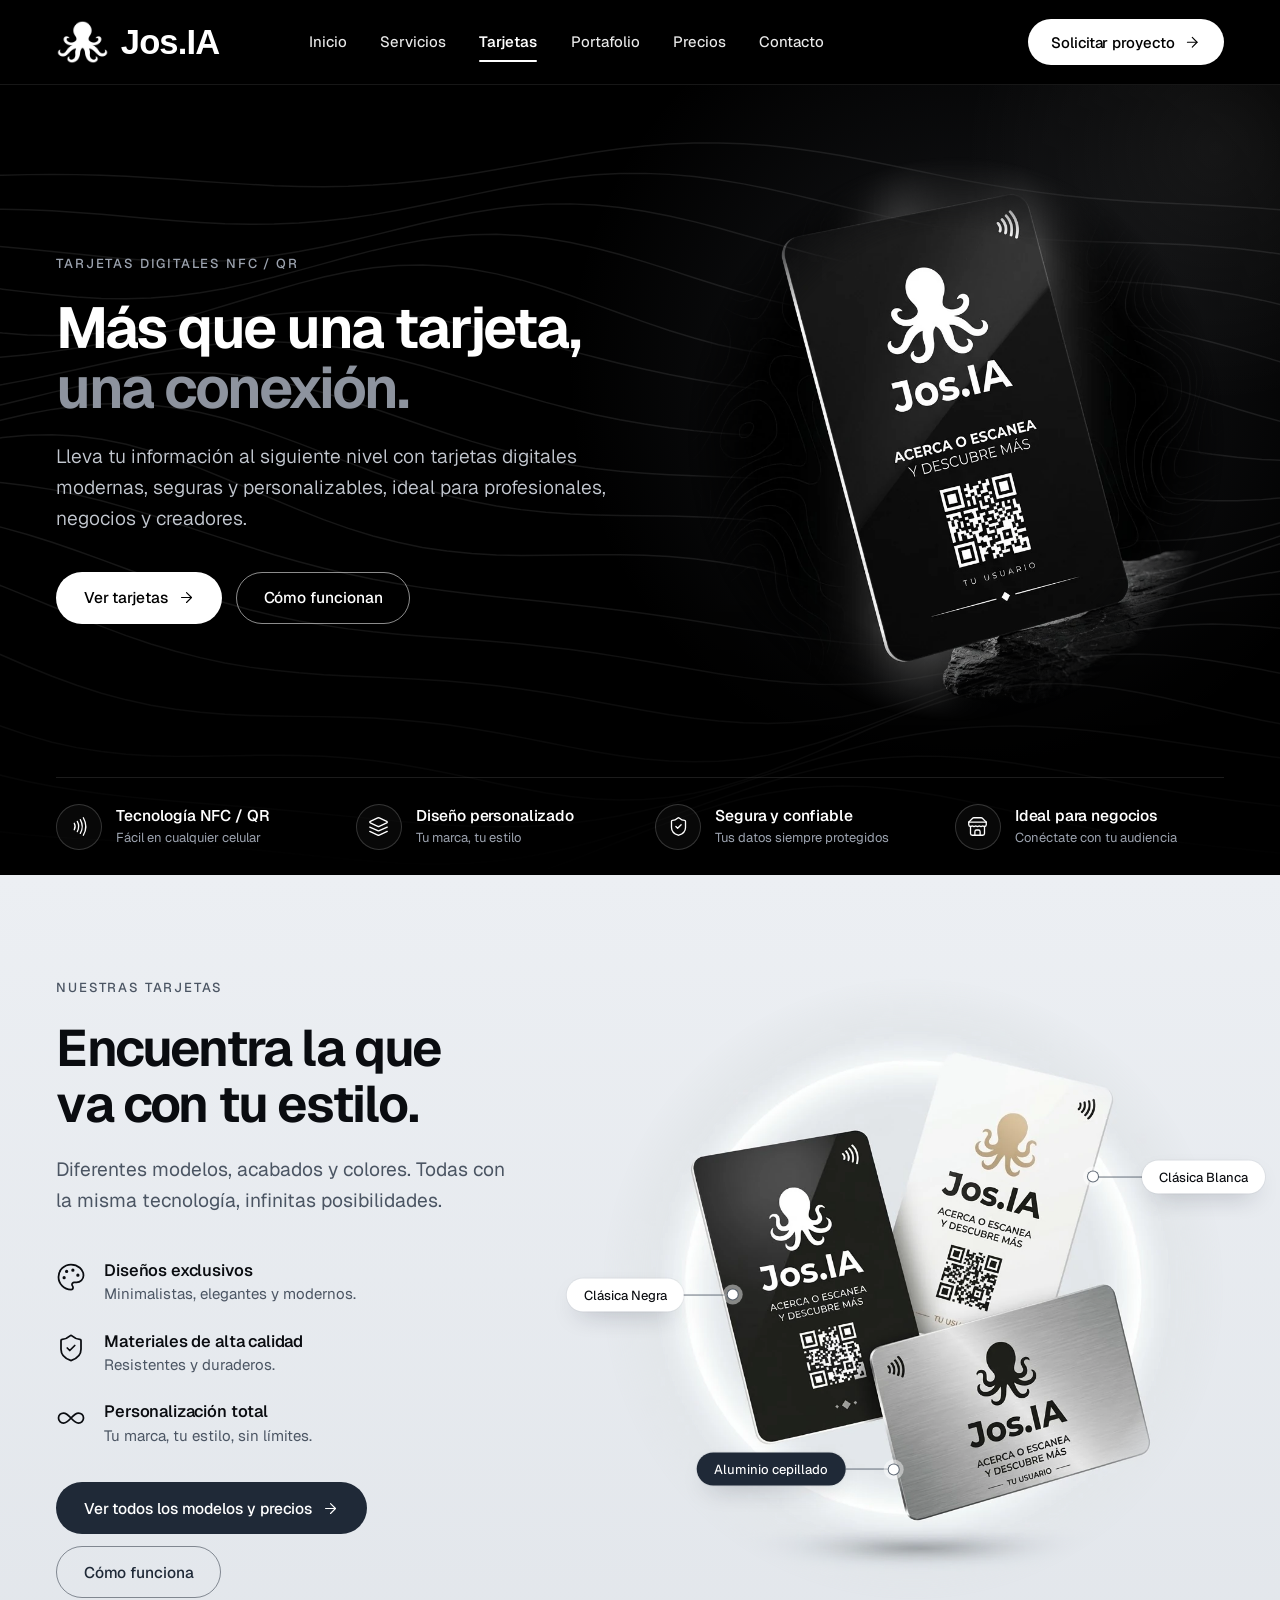
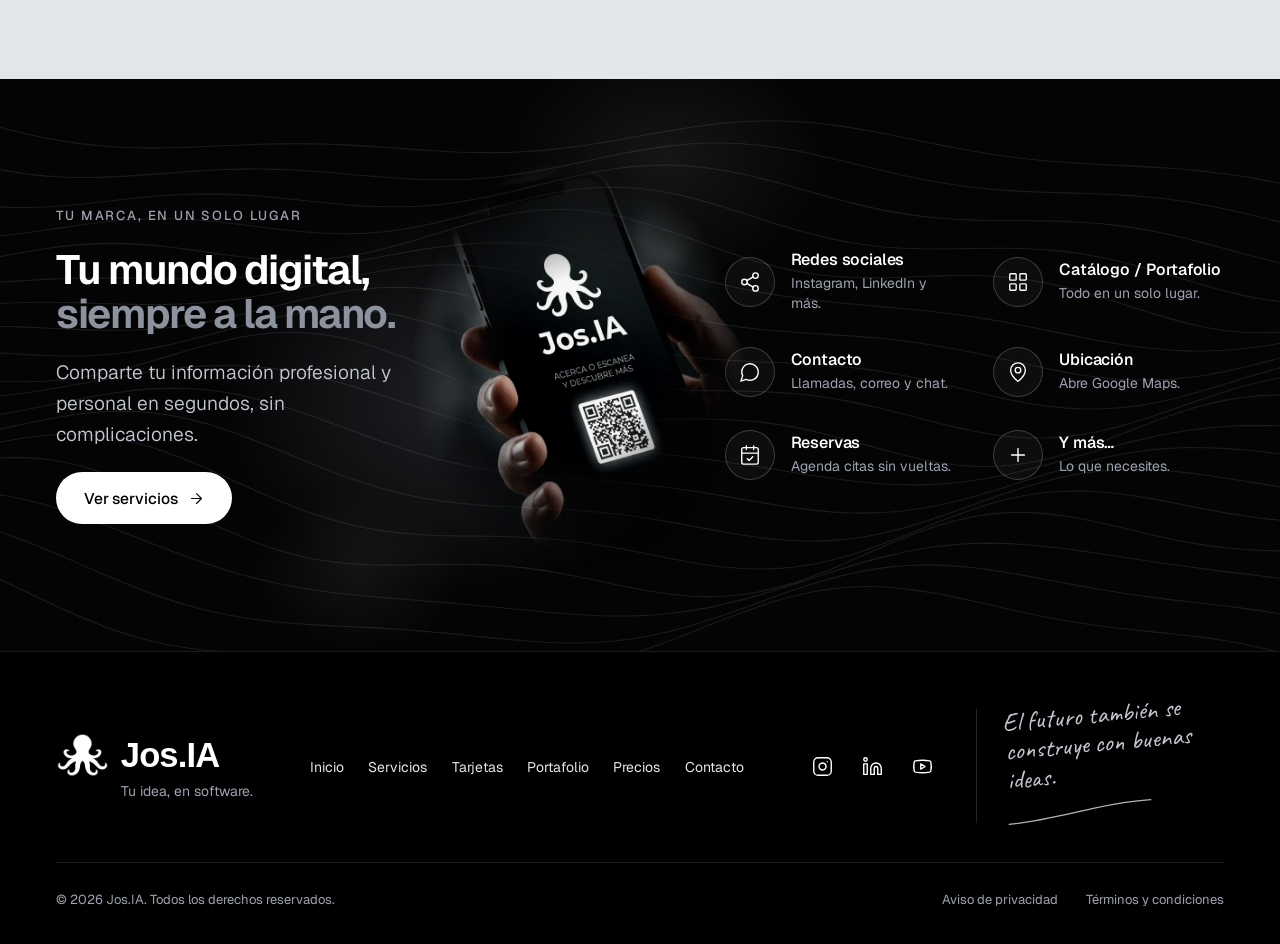
<file: Tarjetas/index.html>
<!doctype html>
<html lang="es">
<head>
  <meta charset="utf-8">
  <meta name="viewport" content="width=device-width, initial-scale=1">
  <title>Tarjetas digitales NFC / QR | Jos.IA</title>
  <meta name="description" content="Más que una tarjeta, una conexión. Tarjetas digitales NFC y QR modernas, seguras y personalizables para profesionales, negocios y creadores.">
  <meta name="theme-color" content="#000000">
  <meta property="og:title" content="Tarjetas digitales NFC / QR | Jos.IA">
  <meta property="og:description" content="Más que una tarjeta, una conexión. Comparte tu información en segundos con tarjetas NFC y QR personalizables.">
  <meta property="og:type" content="website">
  <link rel="icon" href="assets/img/favicon.png" type="image/png" sizes="64x64">
  <link rel="apple-touch-icon" href="assets/img/apple-touch-icon.png">
  <link rel="preconnect" href="https://fonts.googleapis.com">
  <link rel="preconnect" href="https://fonts.gstatic.com" crossorigin>
  <link href="https://fonts.googleapis.com/css2?family=Caveat:wght@500&family=Geist:wght@300..700&display=swap" rel="stylesheet">
  <link rel="preload" as="image" href="assets/img/hero-tarjeta.webp" type="image/webp" fetchpriority="high">
  <link rel="stylesheet" href="css/styles.css">
  <script>document.documentElement.classList.add('js');</script>
</head>
<body>
  <a class="skip-link" href="#contenido">Saltar al contenido</a>

  <!-- sprite:start -->
  <svg width="0" height="0" style="position:absolute" aria-hidden="true" focusable="false">
    <symbol id="i-arrow" viewBox="0 0 24 24"><path d="M5 12h14"/><path d="m12 5 7 7-7 7"/></symbol>
    <symbol id="i-nfc" viewBox="0 0 24 24"><path d="M6 8.32a7.43 7.43 0 0 1 0 7.36"/><path d="M9.46 6.21a11.76 11.76 0 0 1 0 11.58"/><path d="M12.91 4.1a15.91 15.91 0 0 1 .01 15.8"/><path d="M16.37 2a20.16 20.16 0 0 1 0 20"/></symbol>
    <symbol id="i-layers" viewBox="0 0 24 24"><path d="M12.83 2.18a2 2 0 0 0-1.66 0L2.6 6.08a1 1 0 0 0 0 1.83l8.58 3.91a2 2 0 0 0 1.66 0l8.58-3.9a1 1 0 0 0 0-1.83Z"/><path d="m22 17.65-9.17 4.16a2 2 0 0 1-1.66 0L2 17.65"/><path d="m22 12.65-9.17 4.16a2 2 0 0 1-1.66 0L2 12.65"/></symbol>
    <symbol id="i-shield" viewBox="0 0 24 24"><path d="M20 13c0 5-3.5 7.5-7.66 8.95a1 1 0 0 1-.67-.01C7.5 20.5 4 18 4 13V6a1 1 0 0 1 1-1c2 0 4.5-1.2 6.24-2.72a1.17 1.17 0 0 1 1.52 0C14.51 3.81 17 5 19 5a1 1 0 0 1 1 1z"/><path d="m9 12 2 2 4-4"/></symbol>
    <symbol id="i-store" viewBox="0 0 24 24"><path d="m2 7 4.41-4.41A2 2 0 0 1 7.83 2h8.34a2 2 0 0 1 1.42.59L22 7"/><path d="M4 12v8a2 2 0 0 0 2 2h12a2 2 0 0 0 2-2v-8"/><path d="M15 22v-4a2 2 0 0 0-2-2h-2a2 2 0 0 0-2 2v4"/><path d="M2 7h20"/><path d="M22 7v3a2 2 0 0 1-2 2 2.7 2.7 0 0 1-1.59-.63.7.7 0 0 0-.82 0A2.7 2.7 0 0 1 16 12a2.7 2.7 0 0 1-1.59-.63.7.7 0 0 0-.82 0A2.7 2.7 0 0 1 12 12a2.7 2.7 0 0 1-1.59-.63.7.7 0 0 0-.82 0A2.7 2.7 0 0 1 8 12a2.7 2.7 0 0 1-1.59-.63.7.7 0 0 0-.82 0A2.7 2.7 0 0 1 4 12a2 2 0 0 1-2-2V7"/></symbol>
    <symbol id="i-palette" viewBox="0 0 24 24"><circle cx="13.5" cy="6.5" r=".6" fill="currentColor"/><circle cx="17.5" cy="10.5" r=".6" fill="currentColor"/><circle cx="8.5" cy="7.5" r=".6" fill="currentColor"/><circle cx="6.5" cy="12.5" r=".6" fill="currentColor"/><path d="M12 2C6.5 2 2 6.5 2 12s4.5 10 10 10c.926 0 1.648-.746 1.648-1.688 0-.437-.18-.835-.437-1.125-.29-.289-.438-.652-.438-1.125a1.64 1.64 0 0 1 1.668-1.668h1.996c3.051 0 5.555-2.503 5.555-5.554C21.965 6.012 17.461 2 12 2z"/></symbol>
    <symbol id="i-infinity" viewBox="0 0 24 24"><path d="M6 16c5 0 7-8 12-8a4 4 0 0 1 0 8c-5 0-7-8-12-8a4 4 0 1 0 0 8"/></symbol>
    <symbol id="i-share" viewBox="0 0 24 24"><circle cx="18" cy="5" r="3"/><circle cx="6" cy="12" r="3"/><circle cx="18" cy="19" r="3"/><path d="m8.59 13.51 6.83 3.98"/><path d="m15.41 6.51-6.82 3.98"/></symbol>
    <symbol id="i-grid" viewBox="0 0 24 24"><rect width="7" height="7" x="3" y="3" rx="1"/><rect width="7" height="7" x="14" y="3" rx="1"/><rect width="7" height="7" x="14" y="14" rx="1"/><rect width="7" height="7" x="3" y="14" rx="1"/></symbol>
    <symbol id="i-chat" viewBox="0 0 24 24"><path d="M7.9 20A9 9 0 1 0 4 16.1L2 22Z"/></symbol>
    <symbol id="i-pin" viewBox="0 0 24 24"><path d="M20 10c0 4.993-5.539 10.193-7.399 11.799a1 1 0 0 1-1.202 0C9.539 20.193 4 14.993 4 10a8 8 0 0 1 16 0"/><circle cx="12" cy="10" r="3"/></symbol>
    <symbol id="i-calendar" viewBox="0 0 24 24"><path d="M8 2v4"/><path d="M16 2v4"/><rect width="18" height="18" x="3" y="4" rx="2"/><path d="M3 10h18"/><path d="m9 16 2 2 4-4"/></symbol>
    <symbol id="i-plus" viewBox="0 0 24 24"><path d="M5 12h14"/><path d="M12 5v14"/></symbol>
    <symbol id="i-instagram" viewBox="0 0 24 24"><rect width="20" height="20" x="2" y="2" rx="5" ry="5"/><path d="M16 11.37A4 4 0 1 1 12.63 8 4 4 0 0 1 16 11.37z"/><path d="M17.5 6.5h.01"/></symbol>
    <symbol id="i-linkedin" viewBox="0 0 24 24"><path d="M16 8a6 6 0 0 1 6 6v7h-4v-7a2 2 0 0 0-2-2 2 2 0 0 0-2 2v7h-4v-7a6 6 0 0 1 6-6z"/><rect width="4" height="12" x="2" y="9"/><circle cx="4" cy="4" r="2"/></symbol>
    <symbol id="i-youtube" viewBox="0 0 24 24"><path d="M2.5 17a24.12 24.12 0 0 1 0-10 2 2 0 0 1 1.4-1.4 49.56 49.56 0 0 1 16.2 0A2 2 0 0 1 21.5 7a24.12 24.12 0 0 1 0 10 2 2 0 0 1-1.4 1.4 49.55 49.55 0 0 1-16.2 0A2 2 0 0 1 2.5 17"/><path d="m10 15 5-3-5-3z"/></symbol>
  </svg>
  <!-- sprite:end -->

  <!-- ============ HEADER ============ -->
  <header class="site-header" data-header>
    <div class="container header-inner">
      <a class="brand" href="../index.html" aria-label="Jos.IA, ir al inicio">
        <img class="brand__mark" src="assets/img/logo-blanco.png" alt="" width="58" height="58">
        <span class="wordmark">Jos.IA</span>
      </a>

      <nav class="nav" id="menu" aria-label="Principal" data-nav>
        <ul class="nav__list">
          <li><a href="../index.html">Inicio</a></li>
          <li><a href="../index.html#servicios">Servicios</a></li>
          <li><a href="#tarjetas" aria-current="page">Tarjetas</a></li>
          <li><a href="../index.html#portafolio">Portafolio</a></li>
          <li><a href="../index.html#precios">Precios</a></li>
          <li><a href="../index.html#contacto">Contacto</a></li>
          <li class="nav__cta-mobile">
            <a class="btn btn--light btn--lg" href="../index.html#contacto">Solicitar proyecto
              <svg class="icon" aria-hidden="true"><use href="#i-arrow"/></svg></a>
          </li>
        </ul>
      </nav>

      <a class="btn btn--light header__cta" href="../index.html#contacto">Solicitar proyecto
        <svg class="icon" aria-hidden="true"><use href="#i-arrow"/></svg></a>

      <button class="nav-toggle" type="button" aria-expanded="false" aria-controls="menu" aria-label="Abrir menú" data-nav-toggle>
        <span class="nav-toggle__bars" aria-hidden="true"><i></i><i></i></span>
      </button>
    </div>
  </header>

  <main id="contenido">

    <!-- ============ HERO ============ -->
    <section class="hero" id="inicio" aria-labelledby="hero-title">
      <div class="hero__bg" aria-hidden="true"></div>

      <div class="container hero__grid">
        <div class="hero__copy">
          <p class="kicker" data-reveal>Tarjetas digitales NFC / QR</p>
          <h1 id="hero-title" class="display" data-reveal style="--i:1">
            <span class="line">Más que una tarjeta,</span>
            <span class="line muted">una conexión.</span>
          </h1>
          <p class="lede" data-reveal style="--i:2">Lleva tu información al siguiente nivel con tarjetas digitales modernas, seguras y personalizables, ideal para profesionales, negocios y creadores.</p>
          <div class="actions" data-reveal style="--i:3">
            <a class="btn btn--light btn--lg" href="#tarjetas">Ver tarjetas
              <svg class="icon" aria-hidden="true"><use href="#i-arrow"/></svg></a>
            <a class="btn btn--ghost btn--lg" href="#como-funciona">Cómo funcionan</a>
          </div>
        </div>

        <div class="hero__stage" data-reveal style="--i:2">
          <img class="hero__img" src="assets/img/hero-tarjeta.webp" width="928" height="1152"
               alt="Tarjeta NFC negra de Jos.IA con el pulpo blanco y un código QR, apoyada sobre una roca oscura" fetchpriority="high" decoding="async">
        </div>
      </div>

      <div class="container">
        <ul class="strip" data-reveal style="--i:3">
          <li class="strip__item">
            <span class="strip__icon"><svg class="icon" aria-hidden="true"><use href="#i-nfc"/></svg></span>
            <span><strong>Tecnología NFC / QR</strong><small>Fácil en cualquier celular</small></span>
          </li>
          <li class="strip__item">
            <span class="strip__icon"><svg class="icon" aria-hidden="true"><use href="#i-layers"/></svg></span>
            <span><strong>Diseño personalizado</strong><small>Tu marca, tu estilo</small></span>
          </li>
          <li class="strip__item">
            <span class="strip__icon"><svg class="icon" aria-hidden="true"><use href="#i-shield"/></svg></span>
            <span><strong>Segura y confiable</strong><small>Tus datos siempre protegidos</small></span>
          </li>
          <li class="strip__item">
            <span class="strip__icon"><svg class="icon" aria-hidden="true"><use href="#i-store"/></svg></span>
            <span><strong>Ideal para negocios</strong><small>Conéctate con tu audiencia</small></span>
          </li>
        </ul>
      </div>
    </section>

    <!-- ============ MODELOS ============ -->
    <section class="models" id="tarjetas" aria-labelledby="models-title">
      <div class="container models__grid">
        <div class="models__copy">
          <p class="kicker" data-reveal>Nuestras tarjetas</p>
          <h2 id="models-title" class="title" data-reveal style="--i:1">Encuentra la que va con tu estilo.</h2>
          <p class="lede" data-reveal style="--i:2">Diferentes modelos, acabados y colores. Todas con la misma tecnología, infinitas posibilidades.</p>

          <ul class="perks">
            <li class="perk" data-reveal style="--i:3">
              <svg class="icon perk__icon" aria-hidden="true"><use href="#i-palette"/></svg>
              <span><strong>Diseños exclusivos</strong><small>Minimalistas, elegantes y modernos.</small></span>
            </li>
            <li class="perk" data-reveal style="--i:4">
              <svg class="icon perk__icon" aria-hidden="true"><use href="#i-shield"/></svg>
              <span><strong>Materiales de alta calidad</strong><small>Resistentes y duraderos.</small></span>
            </li>
            <li class="perk" data-reveal style="--i:5">
              <svg class="icon perk__icon" aria-hidden="true"><use href="#i-infinity"/></svg>
              <span><strong>Personalización total</strong><small>Tu marca, tu estilo, sin límites.</small></span>
            </li>
          </ul>

          <div class="actions" data-reveal style="--i:6">
            <a class="btn btn--dark btn--lg" href="../index.html#precios">Ver todos los modelos y precios
              <svg class="icon" aria-hidden="true"><use href="#i-arrow"/></svg></a>
            <a class="btn btn--ghost-dark btn--lg" href="#como-funciona">Cómo funciona</a>
          </div>
        </div>

        <div class="models__stage" data-reveal style="--i:2">
          <div class="models__board">
            <img class="models__img" src="assets/img/modelos.webp" width="1024" height="1024" loading="lazy" decoding="async"
                 alt="Tres modelos de tarjeta NFC de Jos.IA: clásica negra, clásica blanca y de aluminio cepillado">
          </div>

          <ul class="callouts" aria-label="Modelos disponibles">
            <li class="callout callout--left callout--black"><span class="callout__pill">Clásica Negra</span><span class="callout__line"></span><span class="callout__dot"></span></li>
            <li class="callout callout--right callout--white"><span class="callout__dot"></span><span class="callout__line"></span><span class="callout__pill">Clásica Blanca</span></li>
            <li class="callout callout--left callout--alu"><span class="callout__pill callout__pill--dark">Aluminio cepillado</span><span class="callout__line"></span><span class="callout__dot"></span></li>
          </ul>
        </div>
      </div>
    </section>

    <!-- ============ MUNDO DIGITAL ============ -->
    <section class="world" id="como-funciona" aria-labelledby="world-title">
      <div class="world__bg" aria-hidden="true"></div>
      <div class="container world__grid">
        <div class="world__copy">
          <p class="kicker" data-reveal>Tu marca, en un solo lugar</p>
          <h2 id="world-title" class="title" data-reveal style="--i:1"><span class="line">Tu mundo digital,</span> <span class="line muted">siempre a la mano.</span></h2>
          <p class="lede" data-reveal style="--i:2">Comparte tu información profesional y personal en segundos, sin complicaciones.</p>
          <div class="actions" data-reveal style="--i:3">
            <a class="btn btn--light btn--lg" href="../index.html#servicios">Ver servicios
              <svg class="icon" aria-hidden="true"><use href="#i-arrow"/></svg></a>
          </div>
        </div>

        <div class="world__phone" data-reveal style="--i:2">
          <img class="world__img" src="assets/img/celular.webp" width="768" height="1376" loading="lazy" decoding="async"
               alt="Mano sosteniendo un celular que muestra la tarjeta digital de Jos.IA con un código QR">
        </div>

        <ul class="world__list">
          <li class="world__item" data-reveal style="--i:2">
            <span class="round"><svg class="icon" aria-hidden="true"><use href="#i-share"/></svg></span>
            <span><strong>Redes sociales</strong><small>Instagram, LinkedIn y más.</small></span>
          </li>
          <li class="world__item" data-reveal style="--i:3">
            <span class="round"><svg class="icon" aria-hidden="true"><use href="#i-grid"/></svg></span>
            <span><strong>Catálogo / Portafolio</strong><small>Todo en un solo lugar.</small></span>
          </li>
          <li class="world__item" data-reveal style="--i:4">
            <span class="round"><svg class="icon" aria-hidden="true"><use href="#i-chat"/></svg></span>
            <span><strong>Contacto</strong><small>Llamadas, correo y chat.</small></span>
          </li>
          <li class="world__item" data-reveal style="--i:5">
            <span class="round"><svg class="icon" aria-hidden="true"><use href="#i-pin"/></svg></span>
            <span><strong>Ubicación</strong><small>Abre Google Maps.</small></span>
          </li>
          <li class="world__item" data-reveal style="--i:6">
            <span class="round"><svg class="icon" aria-hidden="true"><use href="#i-calendar"/></svg></span>
            <span><strong>Reservas</strong><small>Agenda citas sin vueltas.</small></span>
          </li>
          <li class="world__item" data-reveal style="--i:7">
            <span class="round"><svg class="icon" aria-hidden="true"><use href="#i-plus"/></svg></span>
            <span><strong>Y más…</strong><small>Lo que necesites.</small></span>
          </li>
        </ul>
      </div>
    </section>
  </main>

  <!-- ============ FOOTER ============ -->
  <footer class="site-footer">
    <div class="container footer__grid">
      <div class="footer__brand">
        <a class="brand" href="../index.html" aria-label="Jos.IA, ir al inicio">
          <img class="brand__mark" src="assets/img/logo-blanco.png" alt="" width="58" height="58">
          <span class="wordmark">Jos.IA</span>
        </a>
        <p>Tu idea, en software.</p>
      </div>

      <nav class="footer__nav" aria-label="Pie de página">
        <ul>
          <li><a href="../index.html">Inicio</a></li>
          <li><a href="../index.html#servicios">Servicios</a></li>
          <li><a href="#tarjetas">Tarjetas</a></li>
          <li><a href="../index.html#portafolio">Portafolio</a></li>
          <li><a href="../index.html#precios">Precios</a></li>
          <li><a href="../index.html#contacto">Contacto</a></li>
        </ul>
      </nav>

      <ul class="social" aria-label="Redes sociales">
        <li><a href="https://www.instagram.com/" aria-label="Instagram de Jos.IA" rel="noopener" target="_blank"><svg class="icon" aria-hidden="true"><use href="#i-instagram"/></svg></a></li>
        <li><a href="https://www.linkedin.com/" aria-label="LinkedIn de Jos.IA" rel="noopener" target="_blank"><svg class="icon" aria-hidden="true"><use href="#i-linkedin"/></svg></a></li>
        <li><a href="https://www.youtube.com/" aria-label="YouTube de Jos.IA" rel="noopener" target="_blank"><svg class="icon" aria-hidden="true"><use href="#i-youtube"/></svg></a></li>
      </ul>

      <p class="signature">
        <span>El futuro también se construye con buenas ideas.</span>
        <svg viewBox="0 0 160 24" aria-hidden="true" focusable="false"><path d="M2 20C30 20 62 14 96 9c20-3 42-5 62-5" fill="none" stroke="currentColor" stroke-width="1.4" stroke-linecap="round"/></svg>
      </p>
    </div>

    <div class="container footer__legal">
      <p>© 2026 Jos.IA. Todos los derechos reservados.</p>
      <ul>
        <li><a href="../index.html#privacidad">Aviso de privacidad</a></li>
        <li><a href="../index.html#terminos">Términos y condiciones</a></li>
      </ul>
    </div>
  </footer>

  <script src="js/main.js" defer></script>
</body>
</html>
</file>
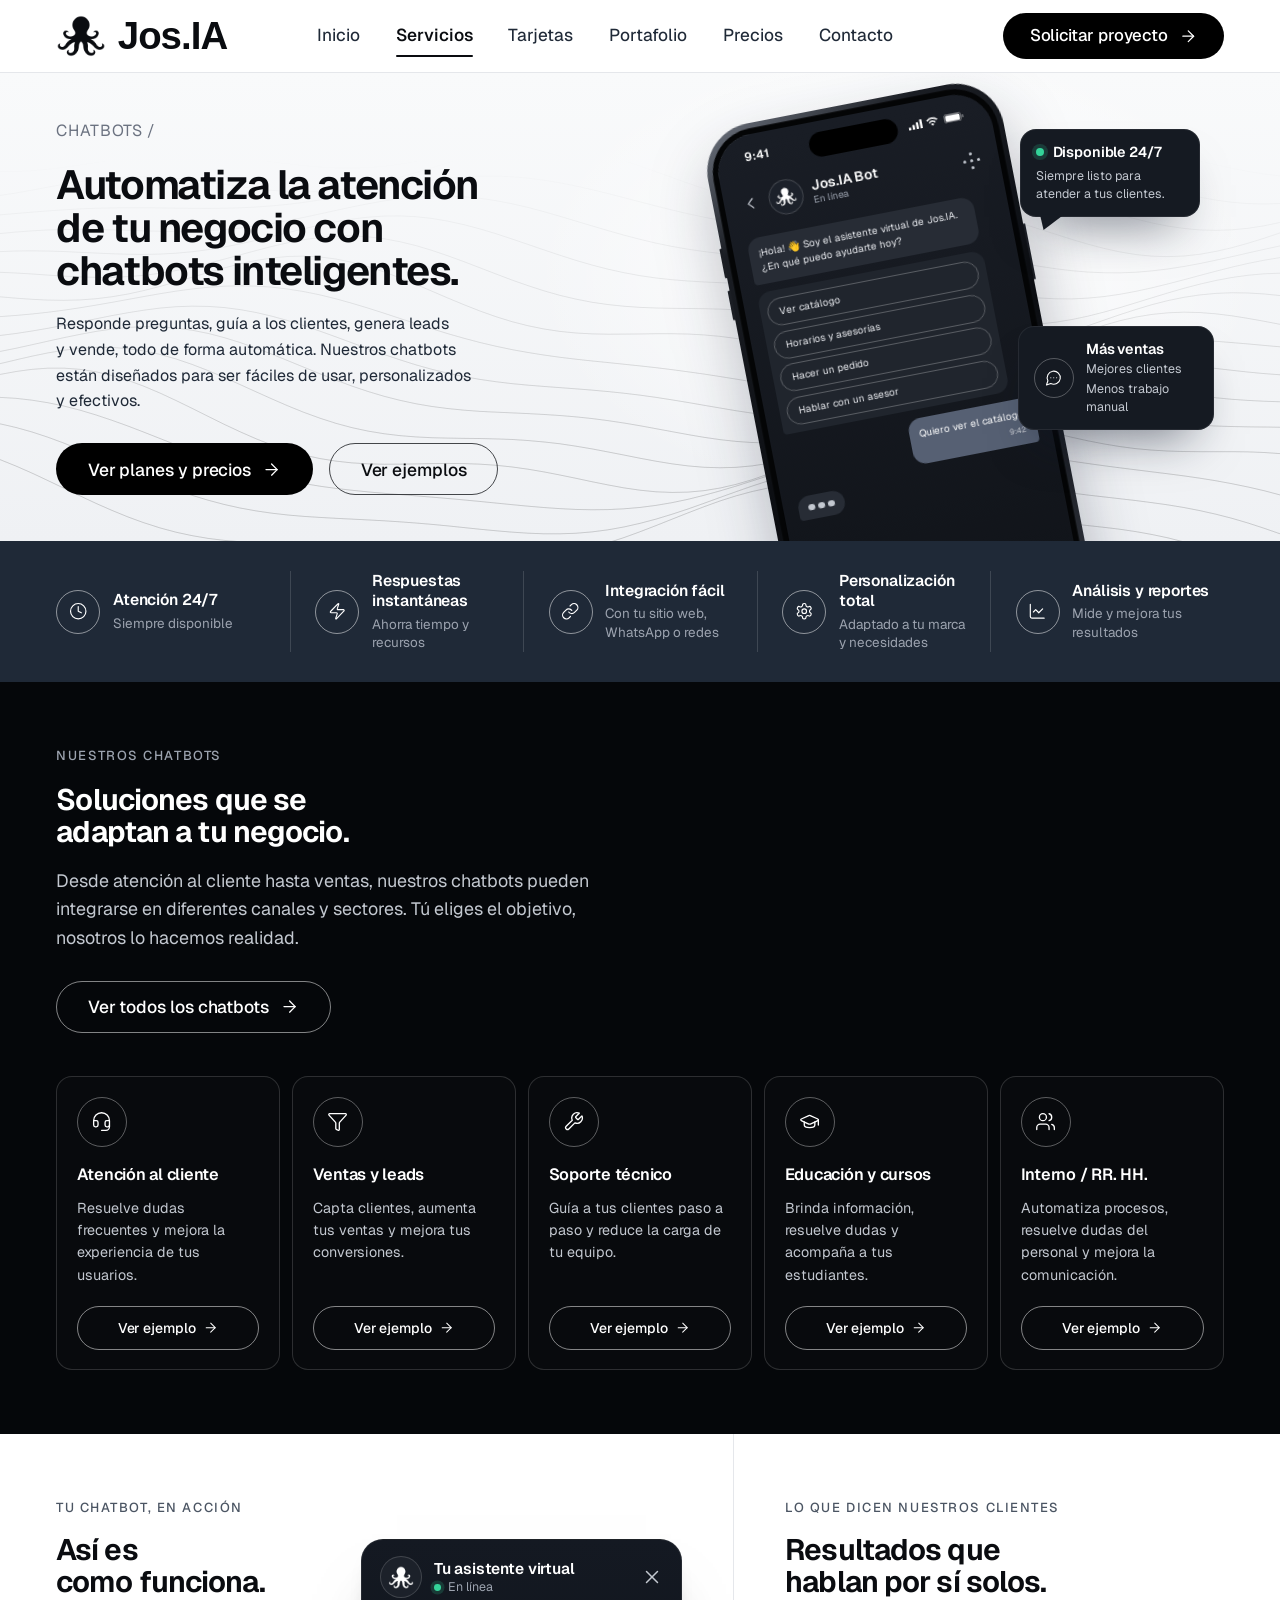
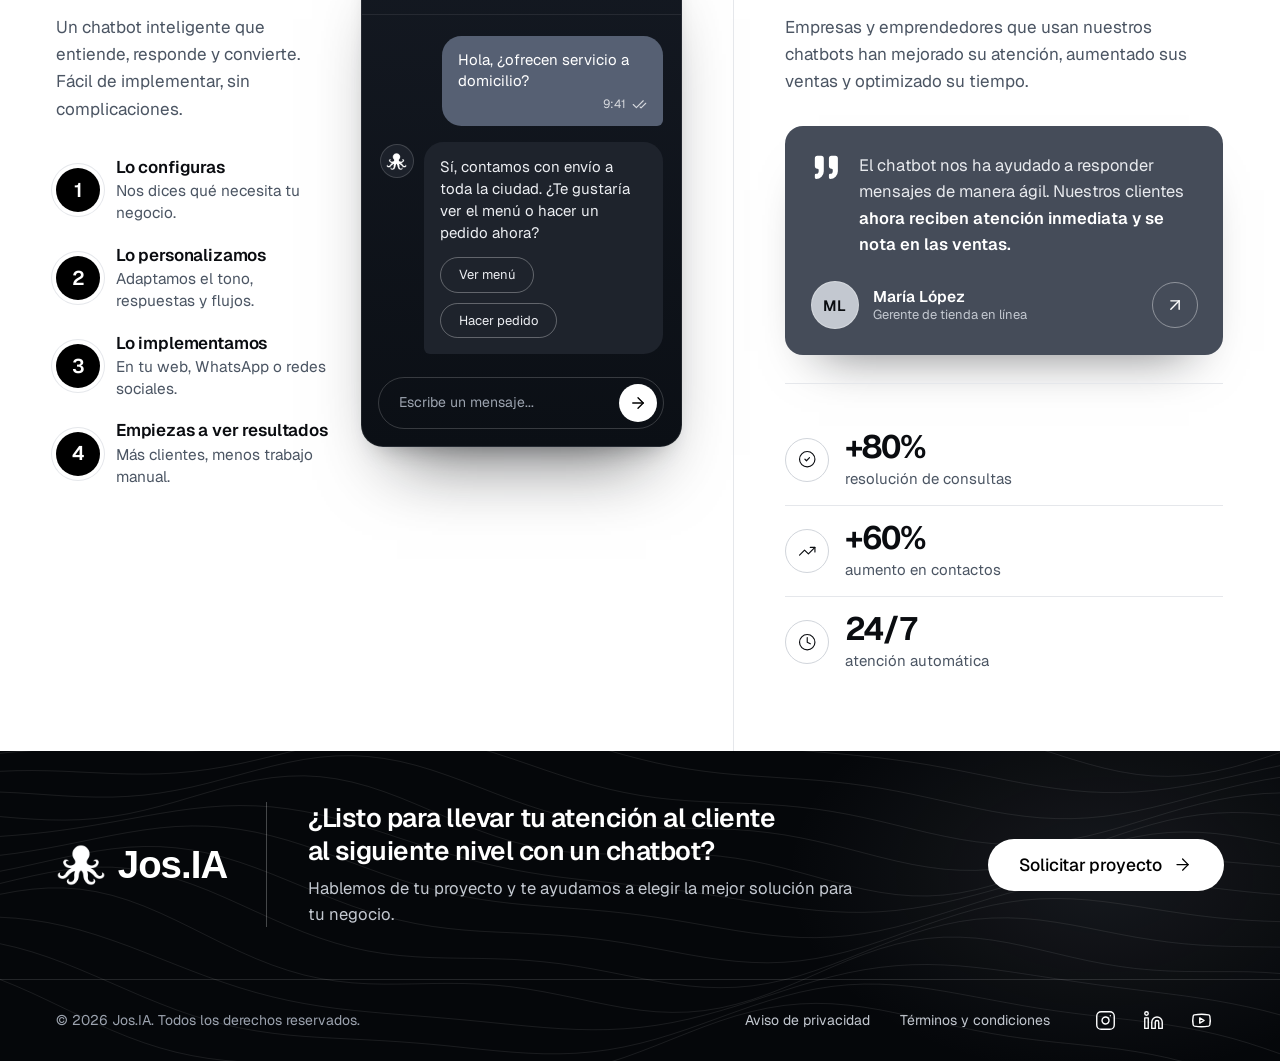
<file: ChatBots/pagChatbots.html>
<!doctype html>
<html lang="es">
<head>
  <meta charset="utf-8">
  <meta name="viewport" content="width=device-width, initial-scale=1">
  <title>Chatbots inteligentes | Jos.IA</title>
  <meta name="description" content="Automatiza la atención de tu negocio con chatbots inteligentes: responden, guían a tus clientes, generan leads y venden, las 24 horas.">
  <meta name="theme-color" content="#ffffff">
  <meta property="og:title" content="Chatbots inteligentes | Jos.IA">
  <meta property="og:description" content="Responde preguntas, guía a los clientes, genera leads y vende, todo de forma automática.">
  <meta property="og:type" content="website">
  <link rel="icon" href="assets/img/favicon.png" type="image/png" sizes="64x64">
  <link rel="apple-touch-icon" href="assets/img/apple-touch-icon.png">
  <link rel="preconnect" href="https://fonts.googleapis.com">
  <link rel="preconnect" href="https://fonts.gstatic.com" crossorigin>
  <link href="https://fonts.googleapis.com/css2?family=Geist:wght@300..700&display=swap" rel="stylesheet">
  <link rel="stylesheet" href="css/styles.css">
  <script>document.documentElement.classList.add('js');</script>
</head>
<body>
  <a class="skip-link" href="#contenido">Saltar al contenido</a>

  <!-- sprite:start -->
  <svg width="0" height="0" style="position:absolute" aria-hidden="true" focusable="false">
    <symbol id="i-arrow" viewBox="0 0 24 24"><path d="M5 12h14"/><path d="m12 5 7 7-7 7"/></symbol>
    <symbol id="i-arrow-ur" viewBox="0 0 24 24"><path d="M7 7h10v10"/><path d="M7 17 17 7"/></symbol>
    <symbol id="i-clock" viewBox="0 0 24 24"><circle cx="12" cy="12" r="10"/><path d="M12 6v6l4 2"/></symbol>
    <symbol id="i-zap" viewBox="0 0 24 24"><path d="M4 14a1 1 0 0 1-.78-1.63l9.9-10.2a.5.5 0 0 1 .86.46l-1.92 6.02A1 1 0 0 0 13 10h7a1 1 0 0 1 .78 1.63l-9.9 10.2a.5.5 0 0 1-.86-.46l1.92-6.02A1 1 0 0 0 11 14z"/></symbol>
    <symbol id="i-link" viewBox="0 0 24 24"><path d="M10 13a5 5 0 0 0 7.54.54l3-3a5 5 0 0 0-7.07-7.07l-1.72 1.71"/><path d="M14 11a5 5 0 0 0-7.54-.54l-3 3a5 5 0 0 0 7.07 7.07l1.71-1.71"/></symbol>
    <symbol id="i-gear" viewBox="0 0 24 24"><path d="M12.22 2h-.44a2 2 0 0 0-2 2v.18a2 2 0 0 1-1 1.73l-.43.25a2 2 0 0 1-2 0l-.15-.08a2 2 0 0 0-2.73.73l-.22.38a2 2 0 0 0 .73 2.73l.15.1a2 2 0 0 1 1 1.72v.51a2 2 0 0 1-1 1.74l-.15.09a2 2 0 0 0-.73 2.73l.22.38a2 2 0 0 0 2.73.73l.15-.08a2 2 0 0 1 2 0l.43.25a2 2 0 0 1 1 1.73V20a2 2 0 0 0 2 2h.44a2 2 0 0 0 2-2v-.18a2 2 0 0 1 1-1.73l.43-.25a2 2 0 0 1 2 0l.15.08a2 2 0 0 0 2.73-.73l.22-.39a2 2 0 0 0-.73-2.73l-.15-.08a2 2 0 0 1-1-1.74v-.5a2 2 0 0 1 1-1.74l.15-.09a2 2 0 0 0 .73-2.73l-.22-.38a2 2 0 0 0-2.73-.73l-.15.08a2 2 0 0 1-2 0l-.43-.25a2 2 0 0 1-1-1.73V4a2 2 0 0 0-2-2z"/><circle cx="12" cy="12" r="3"/></symbol>
    <symbol id="i-chart" viewBox="0 0 24 24"><path d="M3 3v16a2 2 0 0 0 2 2h16"/><path d="m19 9-5 5-4-4-3 3"/></symbol>
    <symbol id="i-headset" viewBox="0 0 24 24"><path d="M3 11h3a2 2 0 0 1 2 2v3a2 2 0 0 1-2 2H5a2 2 0 0 1-2-2v-5Zm0 0a9 9 0 1 1 18 0m0 0v5a2 2 0 0 1-2 2h-1a2 2 0 0 1-2-2v-3a2 2 0 0 1 2-2h3Z"/><path d="M21 16v2a4 4 0 0 1-4 4h-5"/></symbol>
    <symbol id="i-funnel" viewBox="0 0 24 24"><path d="M10 20a1 1 0 0 0 .553.895l2 1A1 1 0 0 0 14 21v-7a2 2 0 0 1 .517-1.341L21.74 4.67A1 1 0 0 0 21 3H3a1 1 0 0 0-.742 1.67l7.225 7.989A2 2 0 0 1 10 14z"/></symbol>
    <symbol id="i-wrench" viewBox="0 0 24 24"><path d="M14.7 6.3a1 1 0 0 0 0 1.4l1.6 1.6a1 1 0 0 0 1.4 0l3.77-3.77a6 6 0 0 1-7.94 7.94l-6.91 6.91a2.12 2.12 0 0 1-3-3l6.91-6.91a6 6 0 0 1 7.94-7.94l-3.76 3.76z"/></symbol>
    <symbol id="i-cap" viewBox="0 0 24 24"><path d="M21.42 10.922a1 1 0 0 0-.019-1.838L12.83 5.18a2 2 0 0 0-1.66 0L2.6 9.08a1 1 0 0 0 0 1.832l8.57 3.908a2 2 0 0 0 1.66 0z"/><path d="M22 10v6"/><path d="M6 12.5V16a6 3 0 0 0 12 0v-3.5"/></symbol>
    <symbol id="i-users" viewBox="0 0 24 24"><path d="M16 21v-2a4 4 0 0 0-4-4H6a4 4 0 0 0-4 4v2"/><circle cx="9" cy="7" r="4"/><path d="M22 21v-2a4 4 0 0 0-3-3.87"/><path d="M16 3.13a4 4 0 0 1 0 7.75"/></symbol>
    <symbol id="i-chat" viewBox="0 0 24 24"><path d="M7.9 20A9 9 0 1 0 4 16.1L2 22Z"/></symbol>
    <symbol id="i-chat-dots" viewBox="0 0 24 24"><path d="M7.9 20A9 9 0 1 0 4 16.1L2 22Z"/><path d="M8 12h.01"/><path d="M12 12h.01"/><path d="M16 12h.01"/></symbol>
    <symbol id="i-chevron-l" viewBox="0 0 24 24"><path d="m15 18-6-6 6-6"/></symbol>
    <symbol id="i-x" viewBox="0 0 24 24"><path d="M18 6 6 18"/><path d="m6 6 12 12"/></symbol>
    <symbol id="i-checks" viewBox="0 0 24 24"><path d="M18 6 7 17l-5-5"/><path d="m22 10-7.5 7.5L13 16"/></symbol>
    <symbol id="i-check-circle" viewBox="0 0 24 24"><circle cx="12" cy="12" r="10"/><path d="m9 12 2 2 4-4"/></symbol>
    <symbol id="i-trend" viewBox="0 0 24 24"><path d="M16 7h6v6"/><path d="m22 7-8.5 8.5-5-5L2 17"/></symbol>
    <symbol id="i-quote" viewBox="0 0 24 24"><path d="M16 3a2 2 0 0 0-2 2v6a2 2 0 0 0 2 2 1 1 0 0 1 1 1v1a2 2 0 0 1-2 2 1 1 0 0 0-1 1v2a1 1 0 0 0 1 1 6 6 0 0 0 6-6V5a2 2 0 0 0-2-2z"/><path d="M5 3a2 2 0 0 0-2 2v6a2 2 0 0 0 2 2 1 1 0 0 1 1 1v1a2 2 0 0 1-2 2 1 1 0 0 0-1 1v2a1 1 0 0 0 1 1 6 6 0 0 0 6-6V5a2 2 0 0 0-2-2z"/></symbol>
    <symbol id="i-instagram" viewBox="0 0 24 24"><rect width="20" height="20" x="2" y="2" rx="5" ry="5"/><path d="M16 11.37A4 4 0 1 1 12.63 8 4 4 0 0 1 16 11.37z"/><path d="M17.5 6.5h.01"/></symbol>
    <symbol id="i-linkedin" viewBox="0 0 24 24"><path d="M16 8a6 6 0 0 1 6 6v7h-4v-7a2 2 0 0 0-2-2 2 2 0 0 0-2 2v7h-4v-7a6 6 0 0 1 6-6z"/><rect width="4" height="12" x="2" y="9"/><circle cx="4" cy="4" r="2"/></symbol>
    <symbol id="i-youtube" viewBox="0 0 24 24"><path d="M2.5 17a24.12 24.12 0 0 1 0-10 2 2 0 0 1 1.4-1.4 49.56 49.56 0 0 1 16.2 0A2 2 0 0 1 21.5 7a24.12 24.12 0 0 1 0 10 2 2 0 0 1-1.4 1.4 49.55 49.55 0 0 1-16.2 0A2 2 0 0 1 2.5 17"/><path d="m10 15 5-3-5-3z"/></symbol>
  </svg>
  <!-- sprite:end -->

  <!-- ============ HEADER ============ -->
  <header class="site-header" data-header>
    <div class="container header-inner">
      <a class="brand" href="../index.html" aria-label="Jos.IA, ir al inicio">
        <img class="brand__mark" src="assets/img/logo-negro.png" alt="" width="72" height="72">
        <span class="wordmark">Jos.IA</span>
      </a>

      <nav class="nav" id="menu" aria-label="Principal" data-nav>
        <ul class="nav__list">
          <li><a href="../index.html">Inicio</a></li>
          <li><a href="../index.html#servicios" aria-current="true">Servicios</a></li>
          <li><a href="../Tarjetas/pagTarjetas.html">Tarjetas</a></li>
          <li><a href="../index.html#portafolio">Portafolio</a></li>
          <li><a href="../index.html#precios">Precios</a></li>
          <li><a href="#contacto">Contacto</a></li>
          <li class="nav__cta-mobile">
            <a class="btn btn--dark btn--lg" href="../index.html#contacto">Solicitar proyecto
              <svg class="icon" aria-hidden="true"><use href="#i-arrow"/></svg></a>
          </li>
        </ul>
      </nav>

      <a class="btn btn--dark header__cta" href="../index.html#contacto">Solicitar proyecto
        <svg class="icon" aria-hidden="true"><use href="#i-arrow"/></svg></a>

      <button class="nav-toggle" type="button" aria-expanded="false" aria-controls="menu" aria-label="Abrir menú" data-nav-toggle>
        <span class="nav-toggle__bars" aria-hidden="true"><i></i><i></i></span>
      </button>
    </div>
  </header>

  <main id="contenido">

    <!-- ============ HERO ============ -->
    <section class="hero" id="inicio" aria-labelledby="hero-title">
      <div class="hero__bg" aria-hidden="true"></div>

      <div class="container hero__grid">
        <div class="hero__copy">
          <p class="crumb" data-reveal>Chatbots <span aria-hidden="true">/</span></p>
          <h1 id="hero-title" class="display" data-reveal style="--i:1">
            <span class="line">Automatiza la atención</span>
            <span class="line">de tu negocio con</span>
            <span class="line">chatbots inteligentes.</span>
          </h1>
          <p class="lede" data-reveal style="--i:2">Responde preguntas, guía a los clientes, genera leads y vende, todo de forma automática. Nuestros chatbots están diseñados para ser fáciles de usar, personalizados y efectivos.</p>
          <div class="actions" data-reveal style="--i:3">
            <a class="btn btn--dark btn--lg" href="../index.html#precios">Ver planes y precios
              <svg class="icon" aria-hidden="true"><use href="#i-arrow"/></svg></a>
            <a class="btn btn--outline btn--lg" href="#demo">Ver ejemplos</a>
          </div>
        </div>

        <!--
          IMAGEN FUTURA: este bloque (celular + burbujas) está hecho solo con código.
          Para sustituirlo por una imagen, reemplaza el contenido de .hero__stage por
          <img src="assets/img/hero-chatbot.webp" width="1100" height="900" alt="..." fetchpriority="high">
        -->
        <div class="hero__stage" role="img" aria-label="Celular mostrando una conversación con Jos.IA Bot, con indicadores de disponibilidad 24/7 y más ventas" data-reveal style="--i:2">
          <div class="phone" aria-hidden="true">
            <div class="phone__frame">
              <div class="phone__screen">
                <span class="phone__island"></span>

                <div class="phone__status">
                  <span class="phone__time">9:41</span>
                  <span class="phone__sys">
                    <svg viewBox="0 0 18 12" fill="currentColor"><rect x="0" y="8" width="3" height="4" rx=".8"/><rect x="5" y="5.5" width="3" height="6.5" rx=".8"/><rect x="10" y="3" width="3" height="9" rx=".8"/><rect x="15" y="0" width="3" height="12" rx=".8"/></svg>
                    <svg viewBox="0 0 16 12" fill="currentColor"><path d="M8 11.2 5.9 9a3 3 0 0 1 4.2 0z"/><path d="M3.3 6.3a6.5 6.5 0 0 1 9.4 0l-1.4 1.4a4.5 4.5 0 0 0-6.6 0z"/><path d="M.6 3.5a10.4 10.4 0 0 1 14.8 0l-1.4 1.4a8.4 8.4 0 0 0-12 0z"/></svg>
                    <svg viewBox="0 0 26 12" fill="currentColor"><rect x=".5" y=".5" width="22" height="11" rx="3.2" fill="none" stroke="currentColor" opacity=".5"/><rect x="2" y="2" width="19" height="8" rx="2"/><rect x="24" y="4" width="1.6" height="4" rx=".8" opacity=".5"/></svg>
                  </span>
                </div>

                <div class="phone__head">
                  <svg class="icon phone__back"><use href="#i-chevron-l"/></svg>
                  <span class="avatar avatar--phone"><img src="assets/img/logo-blanco.png" alt="" width="64" height="64"></span>
                  <span class="phone__who"><strong>Jos.IA Bot</strong><small>En línea</small></span>
                  <span class="phone__dots"><i></i><i></i><i></i><i></i><i></i></span>
                </div>

                <div class="phone__chat">
                  <p class="msg msg--bot">¡Hola! 👋 Soy el asistente virtual de Jos.IA. ¿En qué puedo ayudarte hoy?</p>
                  <div class="msg msg--bot msg--opts">
                    <span class="opt">Ver catálogo</span>
                    <span class="opt">Horarios y asesorías</span>
                    <span class="opt">Hacer un pedido</span>
                    <span class="opt">Hablar con un asesor</span>
                  </div>
                  <p class="msg msg--user">Quiero ver el catálogo <time>9:42</time></p>
                  <p class="msg msg--bot msg--typing"><i></i><i></i><i></i></p>
                </div>
              </div>
            </div>
          </div>

          <div class="float float--status" aria-hidden="true">
            <p class="float__title"><span class="live-dot"></span>Disponible 24/7</p>
            <p class="float__text">Siempre listo para atender a tus clientes.</p>
          </div>

          <div class="float float--sales" aria-hidden="true">
            <span class="float__icon"><svg class="icon"><use href="#i-chat-dots"/></svg></span>
            <p class="float__body">
              <strong class="float__title">Más ventas</strong>
              <span class="float__text">Mejores clientes</span>
              <span class="float__text">Menos trabajo manual</span>
            </p>
          </div>
        </div>
      </div>
    </section>

    <!-- ============ CINTILLO DE CARACTERÍSTICAS ============ -->
    <section class="features" aria-label="Características principales">
      <div class="container">
        <ul class="features__list">
          <li class="feature" data-reveal>
            <span class="ring"><svg class="icon" aria-hidden="true"><use href="#i-clock"/></svg></span>
            <span><strong>Atención 24/7</strong><small>Siempre disponible</small></span>
          </li>
          <li class="feature" data-reveal style="--i:1">
            <span class="ring"><svg class="icon" aria-hidden="true"><use href="#i-zap"/></svg></span>
            <span><strong>Respuestas instantáneas</strong><small>Ahorra tiempo y recursos</small></span>
          </li>
          <li class="feature" data-reveal style="--i:2">
            <span class="ring"><svg class="icon" aria-hidden="true"><use href="#i-link"/></svg></span>
            <span><strong>Integración fácil</strong><small>Con tu sitio web, WhatsApp o redes</small></span>
          </li>
          <li class="feature" data-reveal style="--i:3">
            <span class="ring"><svg class="icon" aria-hidden="true"><use href="#i-gear"/></svg></span>
            <span><strong>Personalización total</strong><small>Adaptado a tu marca y necesidades</small></span>
          </li>
          <li class="feature" data-reveal style="--i:4">
            <span class="ring"><svg class="icon" aria-hidden="true"><use href="#i-chart"/></svg></span>
            <span><strong>Análisis y reportes</strong><small>Mide y mejora tus resultados</small></span>
          </li>
        </ul>
      </div>
    </section>

    <!-- ============ SOLUCIONES ============ -->
    <section class="solutions" id="chatbots" aria-labelledby="solutions-title">
      <div class="container solutions__grid">
        <div class="solutions__copy">
          <p class="kicker" data-reveal>Nuestros chatbots</p>
          <h2 id="solutions-title" class="title" data-reveal style="--i:1">Soluciones que se adaptan a tu negocio.</h2>
          <p class="lede" data-reveal style="--i:2">Desde atención al cliente hasta ventas, nuestros chatbots pueden integrarse en diferentes canales y sectores. Tú eliges el objetivo, nosotros lo hacemos realidad.</p>
          <div class="actions" data-reveal style="--i:3">
            <a class="btn btn--outline-light btn--lg" href="../index.html#servicios">Ver todos los chatbots
              <svg class="icon" aria-hidden="true"><use href="#i-arrow"/></svg></a>
          </div>
        </div>

        <ul class="cards">
          <li class="card" data-reveal>
            <span class="ring ring--lg"><svg class="icon" aria-hidden="true"><use href="#i-headset"/></svg></span>
            <h3>Atención al cliente</h3>
            <p>Resuelve dudas frecuentes y mejora la experiencia de tus usuarios.</p>
            <a class="btn btn--outline-light btn--sm" href="#demo" aria-label="Ver ejemplo de chatbot de atención al cliente">Ver ejemplo
              <svg class="icon" aria-hidden="true"><use href="#i-arrow"/></svg></a>
          </li>
          <li class="card" data-reveal style="--i:1">
            <span class="ring ring--lg"><svg class="icon" aria-hidden="true"><use href="#i-funnel"/></svg></span>
            <h3>Ventas y leads</h3>
            <p>Capta clientes, aumenta tus ventas y mejora tus conversiones.</p>
            <a class="btn btn--outline-light btn--sm" href="#demo" aria-label="Ver ejemplo de chatbot de ventas y leads">Ver ejemplo
              <svg class="icon" aria-hidden="true"><use href="#i-arrow"/></svg></a>
          </li>
          <li class="card" data-reveal style="--i:2">
            <span class="ring ring--lg"><svg class="icon" aria-hidden="true"><use href="#i-wrench"/></svg></span>
            <h3>Soporte técnico</h3>
            <p>Guía a tus clientes paso a paso y reduce la carga de tu equipo.</p>
            <a class="btn btn--outline-light btn--sm" href="#demo" aria-label="Ver ejemplo de chatbot de soporte técnico">Ver ejemplo
              <svg class="icon" aria-hidden="true"><use href="#i-arrow"/></svg></a>
          </li>
          <li class="card" data-reveal style="--i:3">
            <span class="ring ring--lg"><svg class="icon" aria-hidden="true"><use href="#i-cap"/></svg></span>
            <h3>Educación y cursos</h3>
            <p>Brinda información, resuelve dudas y acompaña a tus estudiantes.</p>
            <a class="btn btn--outline-light btn--sm" href="#demo" aria-label="Ver ejemplo de chatbot de educación y cursos">Ver ejemplo
              <svg class="icon" aria-hidden="true"><use href="#i-arrow"/></svg></a>
          </li>
          <li class="card" data-reveal style="--i:4">
            <span class="ring ring--lg"><svg class="icon" aria-hidden="true"><use href="#i-users"/></svg></span>
            <h3>Interno / RR. HH.</h3>
            <p>Automatiza procesos, resuelve dudas del personal y mejora la comunicación.</p>
            <a class="btn btn--outline-light btn--sm" href="#demo" aria-label="Ver ejemplo de chatbot interno y de recursos humanos">Ver ejemplo
              <svg class="icon" aria-hidden="true"><use href="#i-arrow"/></svg></a>
          </li>
        </ul>
      </div>
    </section>

    <!-- ============ CÓMO FUNCIONA + RESULTADOS ============ -->
    <section class="proof" aria-label="Cómo funciona y resultados">
      <div class="container proof__grid">

        <!-- Cómo funciona -->
        <div class="how" id="como-funciona" aria-labelledby="how-title">
          <div class="how__body">
            <div class="how__copy">
              <p class="kicker" data-reveal>Tu chatbot, en acción</p>
              <h2 id="how-title" class="title title--sm" data-reveal style="--i:1">Así es como funciona.</h2>
              <p class="lede" data-reveal style="--i:2">Un chatbot inteligente que entiende, responde y convierte. Fácil de implementar, sin complicaciones.</p>

              <ol class="steps">
                <li class="step" data-reveal style="--i:2">
                  <span class="step__num" aria-hidden="true">1</span>
                  <span><strong>Lo configuras</strong><small>Nos dices qué necesita tu negocio.</small></span>
                </li>
                <li class="step" data-reveal style="--i:3">
                  <span class="step__num" aria-hidden="true">2</span>
                  <span><strong>Lo personalizamos</strong><small>Adaptamos el tono, respuestas y flujos.</small></span>
                </li>
                <li class="step" data-reveal style="--i:4">
                  <span class="step__num" aria-hidden="true">3</span>
                  <span><strong>Lo implementamos</strong><small>En tu web, WhatsApp o redes sociales.</small></span>
                </li>
                <li class="step" data-reveal style="--i:5">
                  <span class="step__num" aria-hidden="true">4</span>
                  <span><strong>Empiezas a ver resultados</strong><small>Más clientes, menos trabajo manual.</small></span>
                </li>
              </ol>
            </div>

            <figure class="widget" id="demo" data-reveal style="--i:2" aria-label="Ejemplo de conversación con un asistente virtual">
              <div class="widget__head">
                <span class="avatar avatar--widget"><img src="assets/img/logo-blanco.png" alt="" width="64" height="64"></span>
                <span class="widget__who"><strong>Tu asistente virtual</strong><small><span class="live-dot"></span>En línea</small></span>
                <svg class="icon widget__close" aria-hidden="true"><use href="#i-x"/></svg>
              </div>

              <div class="widget__chat">
                <p class="msg msg--user">Hola, ¿ofrecen servicio a domicilio? <span class="msg__meta"><time>9:41</time><svg class="icon" aria-hidden="true"><use href="#i-checks"/></svg></span></p>

                <div class="widget__reply">
                  <span class="avatar avatar--mini"><img src="assets/img/logo-blanco.png" alt="" width="64" height="64"></span>
                  <div class="msg msg--bot msg--reply">
                    <p>Sí, contamos con envío a toda la ciudad. ¿Te gustaría ver el menú o hacer un pedido ahora?</p>
                    <span class="chips"><span class="chip">Ver menú</span><span class="chip">Hacer pedido</span></span>
                  </div>
                </div>
              </div>

              <div class="widget__input" aria-hidden="true">
                <span>Escribe un mensaje...</span>
                <span class="send"><svg class="icon"><use href="#i-arrow"/></svg></span>
              </div>
            </figure>
          </div>
        </div>

        <!-- Resultados -->
        <div class="results" id="resultados" aria-labelledby="results-title">
          <div class="results__body">
            <div class="results__copy">
              <p class="kicker" data-reveal>Lo que dicen nuestros clientes</p>
              <h2 id="results-title" class="title title--sm" data-reveal style="--i:1">Resultados que hablan por sí solos.</h2>
              <p class="lede" data-reveal style="--i:2">Empresas y emprendedores que usan nuestros chatbots han mejorado su atención, aumentado sus ventas y optimizado su tiempo.</p>

              <figure class="quote" data-reveal style="--i:3">
                <svg class="quote__mark" aria-hidden="true"><use href="#i-quote"/></svg>
                <blockquote>
                  <p>El chatbot nos ha ayudado a responder mensajes de manera ágil. Nuestros clientes <strong>ahora reciben atención inmediata y se nota en las ventas.</strong></p>
                </blockquote>
                <figcaption class="quote__by">
                  <!-- IMAGEN FUTURA: reemplazar las iniciales por <img src="assets/img/maria-lopez.webp" alt="" width="96" height="96"> -->
                  <span class="avatar avatar--person" aria-hidden="true">ML</span>
                  <span><strong>María López</strong><small>Gerente de tienda en línea</small></span>
                  <a class="round-btn" href="#contacto" aria-label="Quiero resultados como estos, ir a contacto">
                    <svg class="icon" aria-hidden="true"><use href="#i-arrow-ur"/></svg>
                  </a>
                </figcaption>
              </figure>
            </div>

            <ul class="stats" aria-label="Resultados destacados">
              <li class="stat" data-reveal style="--i:2">
                <span class="ring ring--light"><svg class="icon" aria-hidden="true"><use href="#i-check-circle"/></svg></span>
                <span><strong>+80%</strong><small>resolución de consultas</small></span>
              </li>
              <li class="stat" data-reveal style="--i:3">
                <span class="ring ring--light"><svg class="icon" aria-hidden="true"><use href="#i-trend"/></svg></span>
                <span><strong>+60%</strong><small>aumento en contactos</small></span>
              </li>
              <li class="stat" data-reveal style="--i:4">
                <span class="ring ring--light"><svg class="icon" aria-hidden="true"><use href="#i-clock"/></svg></span>
                <span><strong>24/7</strong><small>atención automática</small></span>
              </li>
            </ul>
          </div>
        </div>

      </div>
    </section>
  </main>

  <!-- ============ CTA + FOOTER ============ -->
  <footer class="site-footer" id="contacto">
    <div class="footer__bg" aria-hidden="true"></div>

    <div class="container cta">
      <a class="brand brand--footer" href="../index.html" aria-label="Jos.IA, ir al inicio">
        <img class="brand__mark" src="assets/img/logo-blanco.png" alt="" width="72" height="72">
        <span class="wordmark">Jos.IA</span>
      </a>

      <div class="cta__copy">
        <h2 class="cta__title">¿Listo para llevar tu atención al cliente al siguiente nivel con un chatbot?</h2>
        <p>Hablemos de tu proyecto y te ayudamos a elegir la mejor solución para tu negocio.</p>
      </div>

      <a class="btn btn--light btn--lg cta__btn" href="../index.html#contacto">Solicitar proyecto
        <svg class="icon" aria-hidden="true"><use href="#i-arrow"/></svg></a>
    </div>

    <div class="legal">
      <div class="container footer__legal">
        <p>© 2026 Jos.IA. Todos los derechos reservados.</p>
        <div class="footer__right">
          <ul class="legal-links">
            <li><a href="../index.html#privacidad">Aviso de privacidad</a></li>
            <li><a href="../index.html#terminos">Términos y condiciones</a></li>
          </ul>
          <ul class="social" aria-label="Redes sociales">
            <li><a href="https://www.instagram.com/" aria-label="Instagram de Jos.IA" rel="noopener" target="_blank"><svg class="icon" aria-hidden="true"><use href="#i-instagram"/></svg></a></li>
            <li><a href="https://www.linkedin.com/" aria-label="LinkedIn de Jos.IA" rel="noopener" target="_blank"><svg class="icon" aria-hidden="true"><use href="#i-linkedin"/></svg></a></li>
            <li><a href="https://www.youtube.com/" aria-label="YouTube de Jos.IA" rel="noopener" target="_blank"><svg class="icon" aria-hidden="true"><use href="#i-youtube"/></svg></a></li>
          </ul>
        </div>
      </div>
    </div>
  </footer>

  <script src="js/main.js" defer></script>
</body>
</html>
</file>
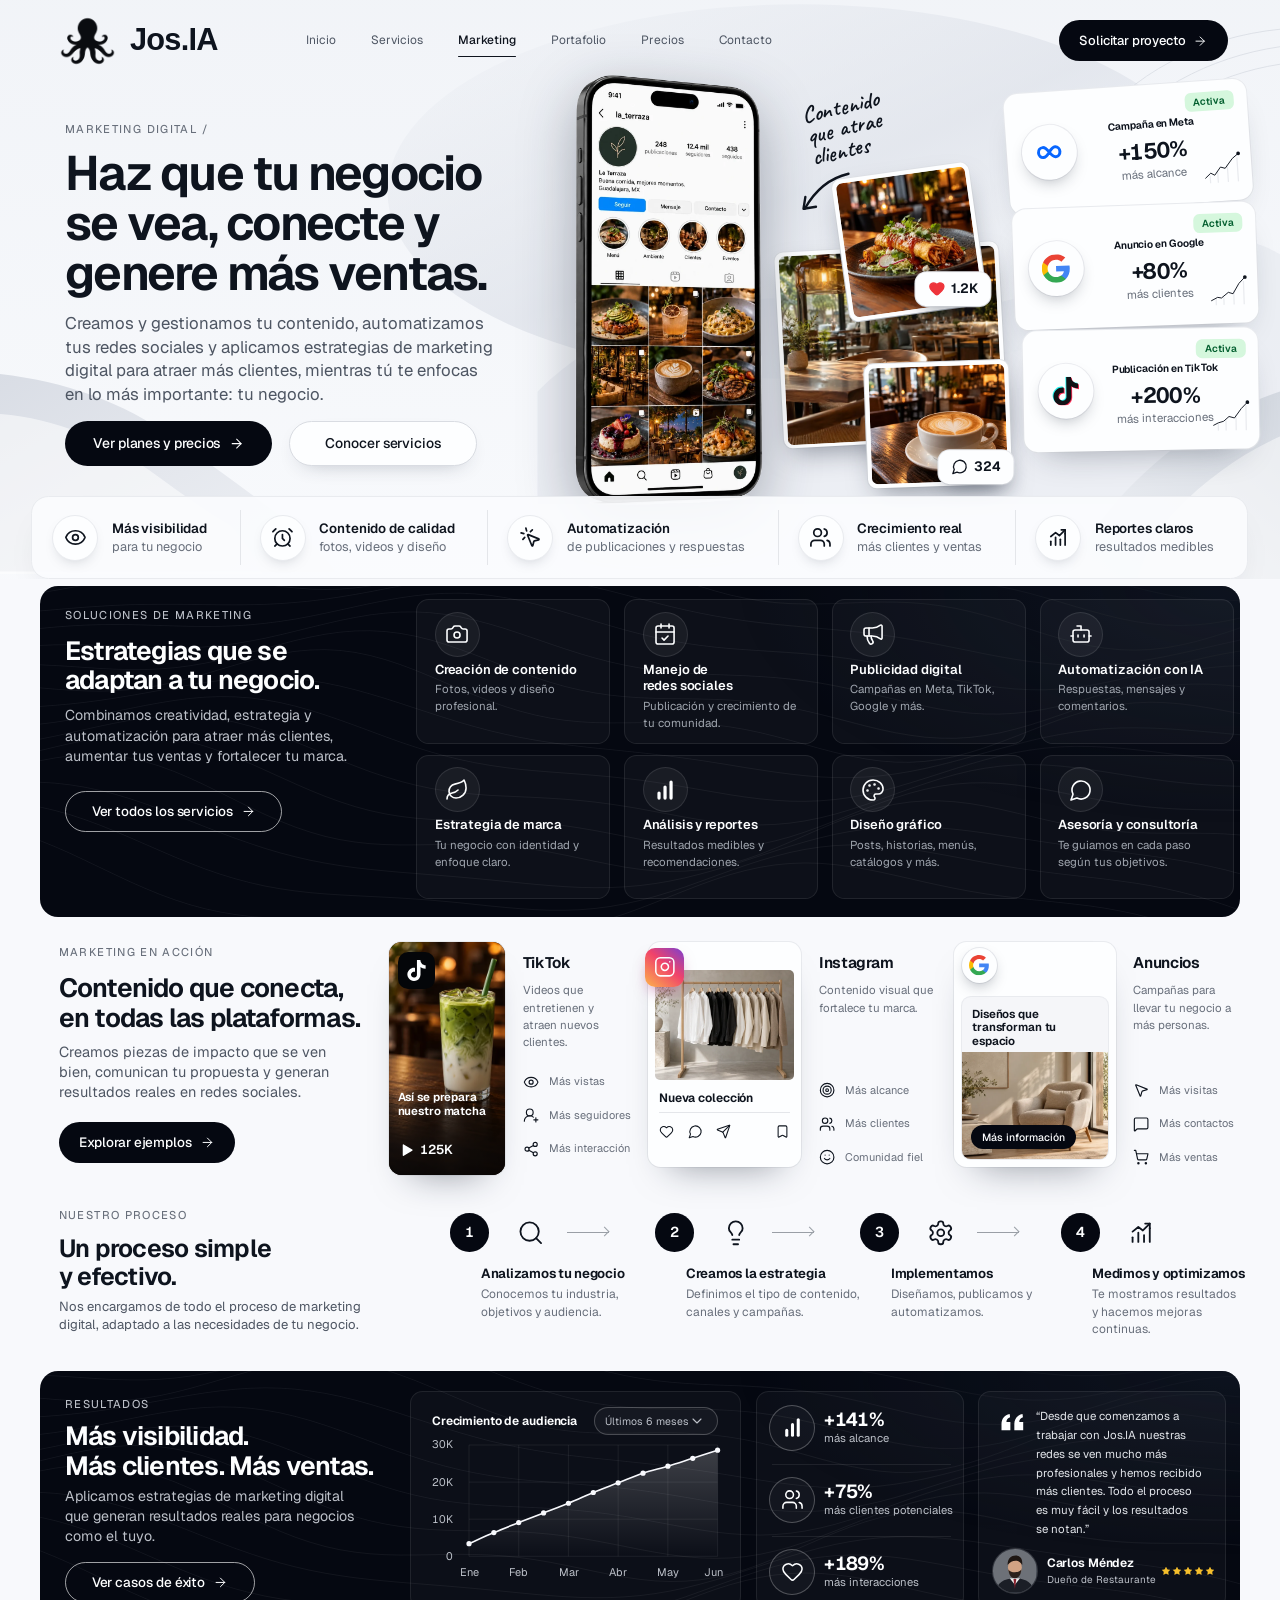
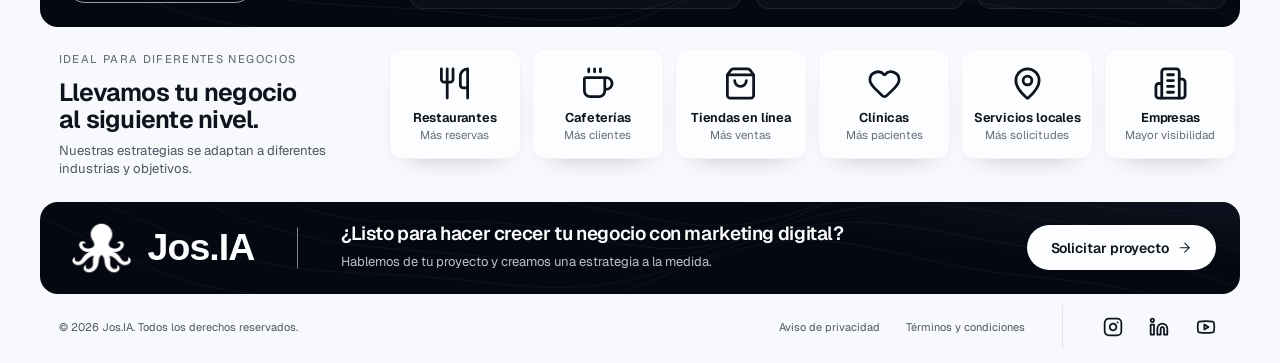
<file: Marketing/pagMarketing.html>
<!doctype html>
<html lang="es">
<head>
  <meta charset="utf-8">
  <meta name="viewport" content="width=device-width, initial-scale=1">
  <title>Marketing digital para tu negocio | Jos.IA</title>
  <meta name="description" content="Creamos y gestionamos tu contenido, automatizamos tus redes sociales y aplicamos estrategias de marketing digital para atraer más clientes.">
  <meta name="theme-color" content="#f3f5f8">
  <meta property="og:title" content="Marketing digital para tu negocio | Jos.IA">
  <meta property="og:description" content="Contenido, redes sociales, publicidad y automatización con IA para que tu negocio se vea, conecte y genere más ventas.">
  <meta property="og:type" content="website">
  <link rel="icon" href="assets/img/favicon.png" type="image/png" sizes="64x64">
  <link rel="apple-touch-icon" href="assets/img/apple-touch-icon.png">
  <link rel="preconnect" href="https://fonts.googleapis.com">
  <link rel="preconnect" href="https://fonts.gstatic.com" crossorigin>
  <link href="https://fonts.googleapis.com/css2?family=Geist:wght@300..700&family=Caveat:wght@600&display=swap" rel="stylesheet">
  <link rel="stylesheet" href="css/styles.css">
  <script>document.documentElement.classList.add('js');setTimeout(function(){if(!window.__josia)document.documentElement.classList.remove('js')},4000);</script>
</head>
<body>
  <a class="skip-link" href="#contenido">Saltar al contenido</a>

  <!-- =====================================================================
       SPRITE: iconos de línea, logos de plataformas y avatar provisional.

       IMAGEN FUTURA: assets/img/carlos-mendez.webp (retrato 1:1, 96 px). Reemplazar el
       <svg><use href="#art-carlos"> del .avatar por un <img> y borrar el símbolo art-carlos.
       ===================================================================== -->
  <svg width="0" height="0" style="position:absolute" aria-hidden="true" focusable="false">
    <!-- Iconos de línea -->
    <symbol id="i-arrow" viewBox="0 0 24 24"><path d="M5 12h14"/><path d="m12 5 7 7-7 7"/></symbol>
    <symbol id="i-chevron-down" viewBox="0 0 24 24"><path d="m6 9 6 6 6-6"/></symbol>
    <symbol id="i-chevron-left" viewBox="0 0 24 24"><path d="m15 18-6-6 6-6"/></symbol>
    <symbol id="i-eye" viewBox="0 0 24 24"><path d="M2.062 12.348a1 1 0 0 1 0-.696 10.75 10.75 0 0 1 19.876 0 1 1 0 0 1 0 .696 10.75 10.75 0 0 1-19.876 0"/><circle cx="12" cy="12" r="3"/></symbol>
    <symbol id="i-alarm" viewBox="0 0 24 24"><circle cx="12" cy="13" r="8"/><path d="M12 9v4l2 2"/><path d="M5 3 2 6"/><path d="m22 6-3-3"/><path d="M6.38 18.7 4 21"/><path d="M17.64 18.67 20 21"/></symbol>
    <symbol id="i-click" viewBox="0 0 24 24"><path d="M14 4.1 12 6"/><path d="m5.1 8-2.9-.8"/><path d="m6 12-1.9 2"/><path d="M7.2 2.2 8 5.1"/><path d="M9.037 9.69a.498.498 0 0 1 .653-.653l11 4.5a.5.5 0 0 1-.074.949l-4.349 1.041a1 1 0 0 0-.74.739l-1.04 4.35a.5.5 0 0 1-.95.074z"/></symbol>
    <symbol id="i-users" viewBox="0 0 24 24"><path d="M16 21v-2a4 4 0 0 0-4-4H6a4 4 0 0 0-4 4v2"/><circle cx="9" cy="7" r="4"/><path d="M22 21v-2a4 4 0 0 0-3-3.87"/><path d="M16 3.13a4 4 0 0 1 0 7.75"/></symbol>
    <symbol id="i-report" viewBox="0 0 24 24"><path d="M4 20v-4"/><path d="M9 20v-8"/><path d="M14 20v-6"/><path d="M19 20V8"/><path d="m4 11 5-4 4 3 6-6"/><path d="M15 4h4v4"/></symbol>
    <symbol id="i-bars" viewBox="0 0 24 24"><path d="M6 20v-5" stroke-width="3.2"/><path d="M12 20V9" stroke-width="3.2"/><path d="M18 20V4" stroke-width="3.2"/></symbol>
    <symbol id="i-camera" viewBox="0 0 24 24"><path d="M13.997 4a2 2 0 0 1 1.76 1.05l.486.9A2 2 0 0 0 18.003 7H20a2 2 0 0 1 2 2v9a2 2 0 0 1-2 2H4a2 2 0 0 1-2-2V9a2 2 0 0 1 2-2h1.997a2 2 0 0 0 1.759-1.048l.489-.904A2 2 0 0 1 10.004 4z"/><circle cx="12" cy="13" r="3"/></symbol>
    <symbol id="i-calendar-check" viewBox="0 0 24 24"><path d="M8 2v4"/><path d="M16 2v4"/><rect width="18" height="18" x="3" y="4" rx="2"/><path d="M3 10h18"/><path d="m9 16 2 2 4-4"/></symbol>
    <symbol id="i-megaphone" viewBox="0 0 24 24"><path d="M11 6a13 13 0 0 0 8.4-2.8A1 1 0 0 1 21 4v12a1 1 0 0 1-1.6.8A13 13 0 0 0 11 14H5a2 2 0 0 1-2-2V8a2 2 0 0 1 2-2z"/><path d="M6 14a12 12 0 0 0 2.4 7.2 2 2 0 0 0 3.2-2.4A8 8 0 0 1 10 14"/><path d="M8 6v8"/></symbol>
    <symbol id="i-bot" viewBox="0 0 24 24"><path d="M12 8V4H8"/><rect width="16" height="12" x="4" y="8" rx="2"/><path d="M2 14h2"/><path d="M20 14h2"/><path d="M15 13v2"/><path d="M9 13v2"/></symbol>
    <symbol id="i-leaf" viewBox="0 0 24 24"><path d="M11 20A7 7 0 0 1 9.8 6.1C15.5 5 17 4.48 19 2c1 2 2 4.18 2 8 0 5.5-4.78 10-10 10Z"/><path d="M2 21c0-3 1.85-5.36 5.08-6C9.5 14.52 12 13 13 12"/></symbol>
    <symbol id="i-palette" viewBox="0 0 24 24"><path d="M12 22a1 1 0 0 1 0-20 10 9 0 0 1 10 9 5 5 0 0 1-5 5h-2.25a1.75 1.75 0 0 0-1.4 2.8l.3.4a1.75 1.75 0 0 1-1.4 2.8z"/><circle cx="13.5" cy="6.5" r=".5" fill="currentColor"/><circle cx="17.5" cy="10.5" r=".5" fill="currentColor"/><circle cx="6.5" cy="12.5" r=".5" fill="currentColor"/><circle cx="8.5" cy="7.5" r=".5" fill="currentColor"/></symbol>
    <symbol id="i-chat" viewBox="0 0 24 24"><path d="M7.9 20A9 9 0 1 0 4 16.1L2 22Z"/></symbol>
    <symbol id="i-search" viewBox="0 0 24 24"><circle cx="11" cy="11" r="8"/><path d="m21 21-4.34-4.34"/></symbol>
    <symbol id="i-bulb" viewBox="0 0 24 24"><path d="M15 14c.2-1 .7-1.7 1.5-2.5 1-.9 1.5-2.2 1.5-3.5A6 6 0 0 0 6 8c0 1 .2 2.2 1.5 3.5.7.7 1.3 1.5 1.5 2.5"/><path d="M9 18h6"/><path d="M10 22h4"/></symbol>
    <symbol id="i-gear" viewBox="0 0 24 24"><path d="M12.22 2h-.44a2 2 0 0 0-2 2v.18a2 2 0 0 1-1 1.73l-.43.25a2 2 0 0 1-2 0l-.15-.08a2 2 0 0 0-2.73.73l-.22.38a2 2 0 0 0 .73 2.73l.15.1a2 2 0 0 1 1 1.72v.51a2 2 0 0 1-1 1.74l-.15.09a2 2 0 0 0-.73 2.73l.22.38a2 2 0 0 0 2.73.73l.15-.08a2 2 0 0 1 2 0l.43.25a2 2 0 0 1 1 1.73V20a2 2 0 0 0 2 2h.44a2 2 0 0 0 2-2v-.18a2 2 0 0 1 1-1.73l.43-.25a2 2 0 0 1 2 0l.15.08a2 2 0 0 0 2.73-.73l.22-.39a2 2 0 0 0-.73-2.73l-.15-.08a2 2 0 0 1-1-1.74v-.5a2 2 0 0 1 1-1.74l.15-.09a2 2 0 0 0 .73-2.73l-.22-.38a2 2 0 0 0-2.73-.73l-.15.08a2 2 0 0 1-2 0l-.43-.25a2 2 0 0 1-1-1.73V4a2 2 0 0 0-2-2z"/><circle cx="12" cy="12" r="3"/></symbol>
    <symbol id="i-utensils" viewBox="0 0 24 24"><path d="M3 2v7c0 1.1.9 2 2 2h4a2 2 0 0 0 2-2V2"/><path d="M7 2v20"/><path d="M21 15V2a5 5 0 0 0-5 5v6c0 1.1.9 2 2 2h3Zm0 0v7"/></symbol>
    <symbol id="i-coffee" viewBox="0 0 24 24"><path d="M10 2v2"/><path d="M14 2v2"/><path d="M16 8a1 1 0 0 1 1 1v8a4 4 0 0 1-4 4H7a4 4 0 0 1-4-4V9a1 1 0 0 1 1-1h14a4 4 0 1 1 0 8h-1"/><path d="M6 2v2"/></symbol>
    <symbol id="i-bag" viewBox="0 0 24 24"><path d="M16 10a4 4 0 0 1-8 0"/><path d="M3.103 6.034h17.794"/><path d="M3.4 5.467a2 2 0 0 0-.4 1.2V20a2 2 0 0 0 2 2h14a2 2 0 0 0 2-2V6.667a2 2 0 0 0-.4-1.2l-2-2.667A2 2 0 0 0 17 2H7a2 2 0 0 0-1.6.8z"/></symbol>
    <symbol id="i-heart" viewBox="0 0 24 24"><path d="M2 9.5a5.5 5.5 0 0 1 9.591-3.676.56.56 0 0 0 .818 0A5.49 5.49 0 0 1 22 9.5c0 2.29-1.5 4-3 5.5l-5.492 5.313a2 2 0 0 1-3 .019L5 15c-1.5-1.5-3-3.2-3-5.5"/></symbol>
    <symbol id="i-pin" viewBox="0 0 24 24"><path d="M20 10c0 4.993-5.539 10.193-7.399 11.799a1 1 0 0 1-1.202 0C9.539 20.193 4 14.993 4 10a8 8 0 0 1 16 0"/><circle cx="12" cy="10" r="3"/></symbol>
    <symbol id="i-building" viewBox="0 0 24 24"><path d="M6 22V4a2 2 0 0 1 2-2h8a2 2 0 0 1 2 2v18Z"/><path d="M6 12H4a2 2 0 0 0-2 2v6a2 2 0 0 0 2 2h2"/><path d="M18 9h2a2 2 0 0 1 2 2v9a2 2 0 0 1-2 2h-2"/><path d="M10 6h4"/><path d="M10 10h4"/><path d="M10 14h4"/><path d="M10 18h4"/></symbol>
    <symbol id="i-user-plus" viewBox="0 0 24 24"><path d="M2 21a8 8 0 0 1 13.292-6"/><circle cx="10" cy="8" r="5"/><path d="M19 16v6"/><path d="M22 19h-6"/></symbol>
    <symbol id="i-share" viewBox="0 0 24 24"><circle cx="18" cy="5" r="3"/><circle cx="6" cy="12" r="3"/><circle cx="18" cy="19" r="3"/><path d="m8.59 13.51 6.83 3.98"/><path d="m15.41 6.51-6.82 3.98"/></symbol>
    <symbol id="i-target" viewBox="0 0 24 24"><circle cx="12" cy="12" r="10"/><circle cx="12" cy="12" r="6"/><circle cx="12" cy="12" r="2"/></symbol>
    <symbol id="i-smile" viewBox="0 0 24 24"><circle cx="12" cy="12" r="10"/><path d="M8 14s1.5 2 4 2 4-2 4-2"/><path d="M9 9h.01"/><path d="M15 9h.01"/></symbol>
    <symbol id="i-cursor" viewBox="0 0 24 24"><path d="M4.037 4.688a.495.495 0 0 1 .651-.651l16 6.5a.5.5 0 0 1-.063.947l-6.124 1.58a2 2 0 0 0-1.438 1.435l-1.579 6.126a.5.5 0 0 1-.947.063z"/></symbol>
    <symbol id="i-message" viewBox="0 0 24 24"><path d="M22 17a2 2 0 0 1-2 2H6.828a2 2 0 0 0-1.414.586l-2.202 2.202A.71.71 0 0 1 2 21.286V5a2 2 0 0 1 2-2h16a2 2 0 0 1 2 2z"/></symbol>
    <symbol id="i-cart" viewBox="0 0 24 24"><circle cx="8" cy="21" r="1"/><circle cx="19" cy="21" r="1"/><path d="M2.05 2.05h2l2.66 12.42a2 2 0 0 0 2 1.58h9.78a2 2 0 0 0 1.95-1.57l1.65-7.43H5.12"/></symbol>
    <symbol id="i-send" viewBox="0 0 24 24"><path d="M14.536 21.686a.5.5 0 0 0 .937-.024l6.5-19a.496.496 0 0 0-.635-.635l-19 6.5a.5.5 0 0 0-.024.937l7.93 3.18a2 2 0 0 1 1.112 1.11z"/><path d="m21.854 2.147-10.94 10.939"/></symbol>
    <symbol id="i-bookmark" viewBox="0 0 24 24"><path d="M17 3a2 2 0 0 1 2 2v15a1 1 0 0 1-1.496.868l-4.512-2.578a2 2 0 0 0-1.984 0l-4.512 2.578A1 1 0 0 1 5 20V5a2 2 0 0 1 2-2z"/></symbol>
    <symbol id="i-instagram" viewBox="0 0 24 24"><rect width="20" height="20" x="2" y="2" rx="5" ry="5"/><path d="M16 11.37A4 4 0 1 1 12.63 8 4 4 0 0 1 16 11.37z"/><path d="M17.5 6.5h.01"/></symbol>
    <symbol id="i-linkedin" viewBox="0 0 24 24"><path d="M16 8a6 6 0 0 1 6 6v7h-4v-7a2 2 0 0 0-2-2 2 2 0 0 0-2 2v7h-4v-7a6 6 0 0 1 6-6z"/><rect width="4" height="12" x="2" y="9"/><circle cx="4" cy="4" r="2"/></symbol>
    <symbol id="i-youtube" viewBox="0 0 24 24"><path d="M2.5 17a24.12 24.12 0 0 1 0-10 2 2 0 0 1 1.4-1.4 49.56 49.56 0 0 1 16.2 0A2 2 0 0 1 21.5 7a24.12 24.12 0 0 1 0 10 2 2 0 0 1-1.4 1.4 49.55 49.55 0 0 1-16.2 0A2 2 0 0 1 2.5 17"/><path d="m10 15 5-3-5-3z"/></symbol>

    <!-- Iconos rellenos -->
    <symbol id="i-play" viewBox="0 0 24 24"><path d="M7 4.5v15a1 1 0 0 0 1.5.86l12.5-7.5a1 1 0 0 0 0-1.72L8.5 3.64A1 1 0 0 0 7 4.5Z" fill="currentColor" stroke="none"/></symbol>
    <symbol id="i-quote" viewBox="0 0 24 24"><path d="M10 5.2C5.6 6.1 3 9.3 3 13.8V19h7.6v-7H7.2c.1-2 1.2-3.4 3.2-4z" fill="currentColor" stroke="none"/><path d="M21 5.2c-4.4.9-7 4.1-7 8.6V19h7.6v-7h-3.4c.1-2 1.2-3.4 3.2-4z" fill="currentColor" stroke="none"/></symbol>
    <symbol id="i-star-f" viewBox="0 0 24 24"><path d="M11.525 2.295a.53.53 0 0 1 .95 0l2.31 4.679a2.123 2.123 0 0 0 1.595 1.16l5.166.756a.53.53 0 0 1 .294.904l-3.736 3.638a2.123 2.123 0 0 0-.611 1.878l.882 5.14a.53.53 0 0 1-.771.56l-4.618-2.428a2.122 2.122 0 0 0-1.973 0L6.396 21.01a.53.53 0 0 1-.77-.56l.881-5.139a2.122 2.122 0 0 0-.611-1.879L2.16 9.795a.53.53 0 0 1 .294-.906l5.165-.755a2.122 2.122 0 0 0 1.597-1.16z" fill="currentColor" stroke="none"/></symbol>
    <symbol id="i-tiktok" viewBox="0 0 24 24"><path d="M12.525.02c1.31-.02 2.61-.01 3.91-.02.08 1.53.63 3.09 1.75 4.17 1.12 1.11 2.7 1.62 4.24 1.79v4.03c-1.44-.05-2.89-.35-4.2-.97-.57-.26-1.1-.59-1.62-.93-.01 2.92.01 5.84-.02 8.75-.08 1.4-.54 2.79-1.35 3.94-1.31 1.92-3.58 3.17-5.91 3.21-1.43.08-2.86-.31-4.08-1.03-2.02-1.19-3.44-3.37-3.65-5.71-.02-.5-.03-1-.01-1.49.18-1.9 1.12-3.72 2.58-4.96 1.66-1.44 3.98-2.13 6.15-1.72.02 1.48-.04 2.96-.04 4.44-.99-.32-2.15-.23-3.02.37-.63.41-1.11 1.04-1.36 1.75-.21.51-.15 1.07-.14 1.61.24 1.64 1.82 3.02 3.5 2.87 1.12-.01 2.19-.66 2.77-1.61.19-.33.4-.67.41-1.06.1-1.79.06-3.57.07-5.36.01-4.03-.01-8.05.02-12.07z" fill="currentColor" stroke="none"/></symbol>

    <!-- Logos de plataformas (versión simplificada) -->
    <symbol id="logo-meta" viewBox="0 0 24 24"><path d="M12 12c-1.8-2.6-3.3-4.2-5.2-4.2C4.7 7.8 3 9.6 3 12s1.7 4.2 3.8 4.2c1.9 0 3.4-1.6 5.2-4.2s3.3-4.2 5.2-4.2c2.1 0 3.8 1.8 3.8 4.2s-1.7 4.2-3.8 4.2c-1.9 0-3.4-1.6-5.2-4.2z" fill="none" stroke="#0866ff" stroke-width="2.5" stroke-linejoin="round"/></symbol>
    <symbol id="logo-google" viewBox="0 0 24 24"><path fill="#4285F4" d="M23.49 12.27c0-.79-.07-1.54-.19-2.27H12v4.51h6.47c-.29 1.48-1.14 2.73-2.4 3.58v3h3.86c2.26-2.09 3.56-5.17 3.56-8.82z"/><path fill="#34A853" d="M12 24c3.24 0 5.95-1.08 7.93-2.91l-3.86-3c-1.08.72-2.45 1.16-4.07 1.16-3.13 0-5.78-2.11-6.73-4.96H1.29v3.09C3.26 21.3 7.31 24 12 24z"/><path fill="#FBBC05" d="M5.27 14.29c-.25-.72-.38-1.49-.38-2.29s.14-1.57.38-2.29V6.62H1.29C.47 8.24 0 10.06 0 12s.47 3.76 1.29 5.38l3.98-3.09z"/><path fill="#EA4335" d="M12 4.75c1.77 0 3.35.61 4.6 1.8l3.42-3.42C17.95 1.19 15.24 0 12 0 7.31 0 3.26 2.7 1.29 6.62l3.98 3.09C6.22 6.86 8.87 4.75 12 4.75z"/></symbol>
    <symbol id="logo-tiktok" viewBox="0 0 24 24">
      <use href="#i-tiktok" x="-.7" y="-.7" width="24" height="24" style="color:#25f4ee"/>
      <use href="#i-tiktok" x=".7" y=".7" width="24" height="24" style="color:#fe2c55"/>
      <use href="#i-tiktok" width="24" height="24" style="color:#111216"/>
    </symbol>

    <!-- ===== Arte provisional de las fotos (se reemplaza por las imágenes de arriba) ===== -->
    <!-- Retrato del testimonio (carlos-mendez.webp) -->
    <symbol id="art-carlos" viewBox="0 0 60 60" preserveAspectRatio="xMidYMid slice">
      <rect width="60" height="60" fill="#6d7178"/>
      <path d="M4 60c0-13 11-20 26-20s26 7 26 20z" fill="#1b1e26"/>
      <path d="M23 40l7 9 7-9z" fill="#f2f2f0"/><path d="M28 41l2 14 2-14z" fill="#8a1f2b"/>
      <ellipse cx="30" cy="25" rx="9.5" ry="12" fill="#d1a384"/>
      <path d="M20 22c0-9 5-13 11-13 6 0 10 4 9 13-2-4-5-6-9-6s-8 2-11 6z" fill="#1f1713"/>
      <path d="M21 28c1 8 4 12 9 12s8-4 9-12c-3 3-5 4-9 4s-6-1-9-4z" fill="#2c211b"/>
    </symbol>
  </svg>

  <!-- ============ HEADER ============ -->
  <header class="site-header" data-header>
    <div class="container header-inner">
      <a class="brand" href="../index.html" aria-label="Jos.IA, ir al inicio">
        <img class="brand__mark" src="assets/img/logo-negro.png" alt="" width="72" height="72">
        <span class="wordmark">Jos.IA</span>
      </a>

      <nav class="nav" id="menu" aria-label="Principal" data-nav>
        <ul class="nav__list">
          <li><a href="../index.html">Inicio</a></li>
          <li><a href="#soluciones">Servicios</a></li>
          <li><a href="#inicio" aria-current="page">Marketing</a></li>
          <li><a href="#accion">Portafolio</a></li>
          <li><a href="../index.html#precios">Precios</a></li>
          <li><a href="#contacto">Contacto</a></li>
          <li class="nav__cta-mobile">
            <a class="btn btn--dark btn--lg" href="#contacto">Solicitar proyecto
              <svg class="icon" aria-hidden="true"><use href="#i-arrow"/></svg></a>
          </li>
        </ul>
      </nav>

      <a class="btn btn--dark header__cta" href="#contacto">Solicitar proyecto
        <svg class="icon" aria-hidden="true"><use href="#i-arrow"/></svg></a>

      <button class="nav-toggle" type="button" aria-expanded="false" aria-controls="menu" aria-label="Abrir menú" data-nav-toggle>
        <span class="nav-toggle__bars" aria-hidden="true"><i></i><i></i></span>
      </button>
    </div>
  </header>

  <main id="contenido">

    <!-- ============ HERO (claro) ============ -->
    <section class="hero" id="inicio" aria-labelledby="hero-title">
      <div class="hero__bg" aria-hidden="true"></div>

      <div class="container hero__grid">
        <div class="hero__copy">
          <p class="crumb" data-reveal>Marketing digital <span aria-hidden="true">/</span></p>
          <h1 id="hero-title" class="display" data-reveal style="--i:1">
            <span class="line">Haz que tu negocio</span>
            <span class="line">se vea, conecte y</span>
            <span class="line">genere más ventas.</span>
          </h1>
          <p class="lede" data-reveal style="--i:2">
            <span class="line">Creamos y gestionamos tu contenido, automatizamos</span>
            <span class="line">tus redes sociales y aplicamos estrategias de marketing</span>
            <span class="line">digital para atraer más clientes, mientras tú te enfocas</span>
            <span class="line">en lo más importante: tu negocio.</span>
          </p>
          <div class="actions" data-reveal style="--i:3">
            <a class="btn btn--dark btn--lg" href="../index.html#precios">Ver planes y precios
              <svg class="icon" aria-hidden="true"><use href="#i-arrow"/></svg></a>
            <a class="btn btn--soft btn--lg" href="#soluciones">Conocer servicios</a>
          </div>
        </div>

        <!-- Composición del hero. Unidad de diseño: 1 u = 1 px del mockup (lienzo de 640 × 328).
             Cada pieza se coloca con --x/--y (centro), --w/--h y --r; ver .stage en el CSS. -->
        <div class="hero__stage">
          <div class="stage">
            <div class="stage__art">
             <div class="canvas">

              <!-- Teléfono con el perfil de Instagram de "La Terraza" (imagen real con fondo transparente) -->
              <div class="phone" data-reveal style="--x:151;--y:160;--w:150;--h:344;--r:0deg">
                <img class="phone__svg" src="assets/img/hero-telefono.webp" width="652" height="1500" alt="Teléfono mostrando el perfil de Instagram de La Terraza, un restaurante, con fotos de platillos y café" fetchpriority="high">
              </div>

              <!-- Nota manuscrita + flecha -->
              <p class="note" aria-hidden="true" data-reveal style="--x:292;--y:30;--r:-13deg;--i:3">Contenido<br>que atrae<br>clientes</p>
              <svg class="note-arrow" aria-hidden="true" viewBox="0 0 46 40" data-reveal style="--x:277;--y:84;--w:46;--h:40;--i:4"><path d="M41 3C28 6 15 15 6 31"/><path d="M5 31l1.5-9.5M5 31l10-1.6"/></svg>

              <!-- Collage de fotos (decorativo) -->
              <figure class="photo" aria-hidden="true" data-reveal style="--x:329;--y:204;--w:179;--h:157;--r:-3deg;--z:1;--i:2">
                <img src="assets/img/hero-restaurante.webp" width="900" height="787" alt="" loading="eager" decoding="async">
              </figure>
              <figure class="photo" aria-hidden="true" data-reveal style="--x:343.5;--y:121.7;--w:110;--h:114.5;--r:-8deg;--z:2;--i:3">
                <img src="assets/img/hero-platillo.webp" width="800" height="800" alt="" decoding="async">
              </figure>
              <figure class="photo" aria-hidden="true" data-reveal style="--x:366;--y:267.5;--w:115;--h:99;--r:-2deg;--z:3;--i:4">
                <img src="assets/img/hero-cafe.webp" width="900" height="771" alt="" decoding="async">
              </figure>

              <p class="chip" aria-hidden="true" data-reveal style="--x:378.5;--y:159;--i:5"><svg class="icon chip__heart"><use href="#i-heart"/></svg>1.2K</p>
              <p class="chip" aria-hidden="true" data-reveal style="--x:397;--y:301.5;--i:6"><svg class="icon"><use href="#i-chat"/></svg>324</p>
             </div>

            <ul class="floaters" aria-label="Resultados de campañas de ejemplo">
              <li class="fcard" data-reveal style="--x:518;--y:45.5;--w:194;--h:97;--r:-4deg;--i:2">
                <span class="fcard__logo"><svg class="logo" aria-hidden="true"><use href="#logo-meta"/></svg></span>
                <div class="fcard__body">
                  <p class="fcard__name">Campaña en Meta</p>
                  <p class="fcard__num">+150%</p>
                  <p class="fcard__lbl">más alcance</p>
                </div>
                <span class="badge">Activa</span>
                <svg class="spark" viewBox="0 0 50 42" aria-hidden="true"><path class="spark__bars" d="M8 40V30M18 40V25M31 40V17M44 40V9"/><polyline points="2,33 9,27 14,30 22,20 28,22 38,10 46,4"/><circle cx="46" cy="4" r="2.4"/></svg>
              </li>
              <li class="fcard" data-reveal style="--x:524;--y:141;--w:194;--h:97;--r:-2deg;--i:3">
                <span class="fcard__logo"><svg class="logo" aria-hidden="true"><use href="#logo-google"/></svg></span>
                <div class="fcard__body">
                  <p class="fcard__name">Anuncio en Google</p>
                  <p class="fcard__num">+80%</p>
                  <p class="fcard__lbl">más clientes</p>
                </div>
                <span class="badge">Activa</span>
                <svg class="spark" viewBox="0 0 50 42" aria-hidden="true"><path class="spark__bars" d="M8 40V32M18 40V30M31 40V22M44 40V10"/><polyline points="2,34 10,30 15,31 24,24 30,26 38,13 46,5"/><circle cx="46" cy="5" r="2.4"/></svg>
              </li>
              <li class="fcard" data-reveal style="--x:528.5;--y:240;--w:188;--h:97;--r:-1deg;--i:4">
                <span class="fcard__logo"><svg class="logo" aria-hidden="true"><use href="#logo-tiktok"/></svg></span>
                <div class="fcard__body">
                  <p class="fcard__name">Publicación en TikTok</p>
                  <p class="fcard__num">+200%</p>
                  <p class="fcard__lbl">más interacciones</p>
                </div>
                <span class="badge">Activa</span>
                <svg class="spark" viewBox="0 0 50 42" aria-hidden="true"><path class="spark__bars" d="M8 40V31M18 40V27M31 40V20M44 40V8"/><polyline points="2,33 8,30 15,28 22,22 29,24 38,12 46,4"/><circle cx="46" cy="4" r="2.4"/></svg>
              </li>
            </ul>
            </div>
          </div>
        </div>
      </div>

      <!-- Cintillo de beneficios -->
      <div class="container benefits-wrap">
        <ul class="benefits" aria-label="Beneficios de tener marketing digital profesional" data-reveal>
          <li class="benefit">
            <span class="benefit__ico"><svg class="icon" aria-hidden="true"><use href="#i-eye"/></svg></span>
            <span class="benefit__txt"><strong>Más visibilidad</strong><small>para tu negocio</small></span>
          </li>
          <li class="benefit">
            <span class="benefit__ico"><svg class="icon" aria-hidden="true"><use href="#i-alarm"/></svg></span>
            <span class="benefit__txt"><strong>Contenido de calidad</strong><small>fotos, videos y diseño</small></span>
          </li>
          <li class="benefit">
            <span class="benefit__ico"><svg class="icon" aria-hidden="true"><use href="#i-click"/></svg></span>
            <span class="benefit__txt"><strong>Automatización</strong><small>de publicaciones y respuestas</small></span>
          </li>
          <li class="benefit">
            <span class="benefit__ico"><svg class="icon" aria-hidden="true"><use href="#i-users"/></svg></span>
            <span class="benefit__txt"><strong>Crecimiento real</strong><small>más clientes y ventas</small></span>
          </li>
          <li class="benefit">
            <span class="benefit__ico"><svg class="icon" aria-hidden="true"><use href="#i-report"/></svg></span>
            <span class="benefit__txt"><strong>Reportes claros</strong><small>resultados medibles</small></span>
          </li>
        </ul>
      </div>
    </section>

    <!-- ============ SOLUCIONES (oscuro) ============ -->
    <div class="panel-section">
      <section class="panel solutions" id="soluciones" aria-labelledby="sol-title">
        <div class="panel__waves" aria-hidden="true"></div>
        <div class="solutions__copy">
          <p class="crumb crumb--light" data-reveal>Soluciones de marketing</p>
          <h2 id="sol-title" class="title title--light" data-reveal style="--i:1"><span class="line">Estrategias que se</span> <span class="line">adaptan a tu negocio.</span></h2>
          <p class="lede lede--light" data-reveal style="--i:2">Combinamos creatividad, estrategia y automatización para atraer más clientes, aumentar tus ventas y fortalecer tu marca.</p>
          <div class="actions" data-reveal style="--i:3">
            <a class="btn btn--outline-light btn--md" href="../index.html#servicios">Ver todos los servicios
              <svg class="icon" aria-hidden="true"><use href="#i-arrow"/></svg></a>
          </div>
        </div>

        <ul class="tiles">
          <li class="tile" data-reveal style="--i:1">
            <span class="tile__ico"><svg class="icon" aria-hidden="true"><use href="#i-camera"/></svg></span>
            <strong>Creación de contenido</strong><small>Fotos, videos y diseño profesional.</small>
          </li>
          <li class="tile" data-reveal style="--i:2">
            <span class="tile__ico"><svg class="icon" aria-hidden="true"><use href="#i-calendar-check"/></svg></span>
            <strong>Manejo de redes sociales</strong><small>Publicación y crecimiento de tu comunidad.</small>
          </li>
          <li class="tile" data-reveal style="--i:3">
            <span class="tile__ico"><svg class="icon" aria-hidden="true"><use href="#i-megaphone"/></svg></span>
            <strong>Publicidad digital</strong><small>Campañas en Meta, TikTok, Google y más.</small>
          </li>
          <li class="tile" data-reveal style="--i:4">
            <span class="tile__ico"><svg class="icon" aria-hidden="true"><use href="#i-bot"/></svg></span>
            <strong>Automatización con IA</strong><small>Respuestas, mensajes y comentarios.</small>
          </li>
          <li class="tile" data-reveal style="--i:1">
            <span class="tile__ico"><svg class="icon" aria-hidden="true"><use href="#i-leaf"/></svg></span>
            <strong>Estrategia de marca</strong><small>Tu negocio con identidad y enfoque claro.</small>
          </li>
          <li class="tile" data-reveal style="--i:2">
            <span class="tile__ico"><svg class="icon" aria-hidden="true"><use href="#i-bars"/></svg></span>
            <strong>Análisis y reportes</strong><small>Resultados medibles y recomendaciones.</small>
          </li>
          <li class="tile" data-reveal style="--i:3">
            <span class="tile__ico"><svg class="icon" aria-hidden="true"><use href="#i-palette"/></svg></span>
            <strong>Diseño gráfico</strong><small>Posts, historias, menús, catálogos y más.</small>
          </li>
          <li class="tile" data-reveal style="--i:4">
            <span class="tile__ico"><svg class="icon" aria-hidden="true"><use href="#i-chat"/></svg></span>
            <strong>Asesoría y consultoría</strong><small>Te guiamos en cada paso según tus objetivos.</small>
          </li>
        </ul>
      </section>
    </div>

    <!-- ============ MARKETING EN ACCION (claro) ============ -->
    <section class="action" id="accion" aria-labelledby="act-title">
      <div class="container action__grid">
        <div class="action__copy">
          <p class="crumb" data-reveal>Marketing en acción</p>
          <h2 id="act-title" class="title" data-reveal style="--i:1"><span class="line">Contenido que conecta,</span> <span class="line">en todas las plataformas.</span></h2>
          <p class="sub" data-reveal style="--i:2">Creamos piezas de impacto que se ven bien, comunican tu propuesta y generan resultados reales en redes sociales.</p>
          <div class="actions" data-reveal style="--i:3">
            <a class="btn btn--dark btn--md" href="#contacto">Explorar ejemplos
              <svg class="icon" aria-hidden="true"><use href="#i-arrow"/></svg></a>
          </div>
        </div>

        <div class="platforms">
          <!-- TikTok -->
          <article class="plat plat--tiktok" data-reveal style="--i:1">
            <div class="media media--tiktok">
              <img class="media__art" src="assets/img/accion-tiktok.webp" width="640" height="1137" alt="" loading="lazy" decoding="async">
              <span class="app app--tiktok" aria-hidden="true"><svg class="icon"><use href="#i-tiktok"/></svg></span>
              <p class="media__cap">Así se prepara<br>nuestro matcha</p>
              <p class="media__views"><svg class="icon" aria-hidden="true"><use href="#i-play"/></svg>125K</p>
            </div>
            <div class="plat__txt">
              <h3>TikTok</h3>
              <p>Videos que entretienen y atraen nuevos clientes.</p>
              <ul class="mini">
                <li><svg class="icon" aria-hidden="true"><use href="#i-eye"/></svg>Más vistas</li>
                <li><svg class="icon" aria-hidden="true"><use href="#i-user-plus"/></svg>Más seguidores</li>
                <li><svg class="icon" aria-hidden="true"><use href="#i-share"/></svg>Más interacción</li>
              </ul>
            </div>
          </article>

          <!-- Instagram -->
          <article class="plat plat--insta" data-reveal style="--i:2">
            <div class="media media--insta">
              <span class="app app--insta" aria-hidden="true"><svg class="icon"><use href="#i-instagram"/></svg></span>
              <img class="media__photo" src="assets/img/accion-instagram.webp" width="900" height="720" alt="" loading="lazy" decoding="async">
              <p class="media__title">Nueva colección</p>
              <div class="media__bar" aria-hidden="true">
                <svg class="icon"><use href="#i-heart"/></svg><svg class="icon"><use href="#i-chat"/></svg><svg class="icon"><use href="#i-send"/></svg>
                <svg class="icon media__save"><use href="#i-bookmark"/></svg>
              </div>
            </div>
            <div class="plat__txt">
              <h3>Instagram</h3>
              <p>Contenido visual que fortalece tu marca.</p>
              <ul class="mini">
                <li><svg class="icon" aria-hidden="true"><use href="#i-target"/></svg>Más alcance</li>
                <li><svg class="icon" aria-hidden="true"><use href="#i-users"/></svg>Más clientes</li>
                <li><svg class="icon" aria-hidden="true"><use href="#i-smile"/></svg>Comunidad fiel</li>
              </ul>
            </div>
          </article>

          <!-- Anuncios -->
          <article class="plat plat--ads" data-reveal style="--i:3">
            <div class="media media--ads">
              <span class="app app--google" aria-hidden="true"><svg class="logo"><use href="#logo-google"/></svg></span>
              <div class="ad" aria-hidden="true">
                <p class="ad__title">Diseños que transforman tu espacio</p>
                <img class="ad__photo" src="assets/img/accion-anuncio.webp" width="900" height="675" alt="" loading="lazy" decoding="async">
                <span class="ad__btn">Más información</span>
              </div>
            </div>
            <div class="plat__txt">
              <h3>Anuncios</h3>
              <p>Campañas para llevar tu negocio a más personas.</p>
              <ul class="mini">
                <li><svg class="icon" aria-hidden="true"><use href="#i-cursor"/></svg>Más visitas</li>
                <li><svg class="icon" aria-hidden="true"><use href="#i-message"/></svg>Más contactos</li>
                <li><svg class="icon" aria-hidden="true"><use href="#i-cart"/></svg>Más ventas</li>
              </ul>
            </div>
          </article>
        </div>
      </div>
    </section>

    <!-- ============ PROCESO (claro) ============ -->
    <section class="process" id="proceso" aria-labelledby="proc-title">
      <div class="container process__grid">
        <div class="process__copy">
          <p class="crumb" data-reveal>Nuestro proceso</p>
          <h2 id="proc-title" class="title" data-reveal style="--i:1"><span class="line">Un proceso simple</span> <span class="line">y efectivo.</span></h2>
          <p class="sub" data-reveal style="--i:2">Nos encargamos de todo el proceso de marketing digital, adaptado a las necesidades de tu negocio.</p>
        </div>

        <ol class="steps">
          <li class="step" data-reveal style="--i:1">
            <div class="step__head">
              <span class="step__num" aria-hidden="true">1</span>
              <svg class="icon step__ico" aria-hidden="true"><use href="#i-search"/></svg>
              <span class="step__link" aria-hidden="true"></span>
            </div>
            <div class="step__txt"><h3>Analizamos tu negocio</h3><p>Conocemos tu industria, objetivos y audiencia.</p></div>
          </li>
          <li class="step" data-reveal style="--i:2">
            <div class="step__head">
              <span class="step__num" aria-hidden="true">2</span>
              <svg class="icon step__ico" aria-hidden="true"><use href="#i-bulb"/></svg>
              <span class="step__link" aria-hidden="true"></span>
            </div>
            <div class="step__txt"><h3>Creamos la estrategia</h3><p>Definimos el tipo de contenido, canales y campañas.</p></div>
          </li>
          <li class="step" data-reveal style="--i:3">
            <div class="step__head">
              <span class="step__num" aria-hidden="true">3</span>
              <svg class="icon step__ico" aria-hidden="true"><use href="#i-gear"/></svg>
              <span class="step__link" aria-hidden="true"></span>
            </div>
            <div class="step__txt"><h3>Implementamos</h3><p>Diseñamos, publicamos y automatizamos.</p></div>
          </li>
          <li class="step" data-reveal style="--i:4">
            <div class="step__head">
              <span class="step__num" aria-hidden="true">4</span>
              <svg class="icon step__ico" aria-hidden="true"><use href="#i-report"/></svg>
            </div>
            <div class="step__txt"><h3>Medimos y optimizamos</h3><p>Te mostramos resultados y hacemos mejoras continuas.</p></div>
          </li>
        </ol>
      </div>
    </section>

    <!-- ============ RESULTADOS (oscuro) ============ -->
    <div class="panel-section panel-section--tight">
      <section class="panel results" id="resultados" aria-labelledby="res-title">
        <div class="panel__waves" aria-hidden="true"></div>

        <div class="results__copy">
          <p class="crumb crumb--light" data-reveal>Resultados</p>
          <h2 id="res-title" class="title title--light" data-reveal style="--i:1"><span class="line">Más visibilidad.</span> <span class="line">Más clientes. Más ventas.</span></h2>
          <p class="lede lede--light" data-reveal style="--i:2">Aplicamos estrategias de marketing digital que generan resultados reales para negocios como el tuyo.</p>
          <div class="actions" data-reveal style="--i:3">
            <a class="btn btn--outline-light btn--md" href="#contacto">Ver casos de éxito
              <svg class="icon" aria-hidden="true"><use href="#i-arrow"/></svg></a>
          </div>
        </div>

        <figure class="chart" data-chart data-reveal style="--i:1">
          <div class="chart__head">
            <h3 class="chart__title">Crecimiento de audiencia</h3>
            <div class="range">
              <label class="sr-only" for="rango">Periodo del gráfico</label>
              <select id="rango" data-range>
                <option value="3">Últimos 3 meses</option>
                <option value="6" selected>Últimos 6 meses</option>
                <option value="12">Últimos 12 meses</option>
              </select>
              <svg class="icon" aria-hidden="true"><use href="#i-chevron-down"/></svg>
            </div>
          </div>
          <div class="chart__body">
            <ul class="chart__y" aria-hidden="true"><li>30K</li><li>20K</li><li>10K</li><li>0</li></ul>
            <div class="chart__plot">
              <svg class="plot" viewBox="0 0 201 90" aria-hidden="true" data-plot>
                <defs><linearGradient id="plot-fill" x1="0" y1="0" x2="0" y2="1"><stop offset="0" stop-color="#fff" stop-opacity=".2"/><stop offset="1" stop-color="#fff" stop-opacity="0"/></linearGradient></defs>
                <g class="plot__grid"><path d="M0 0H201M0 30H201M0 60H201M0 90H201M0 0V90M40.2 0V90M80.4 0V90M120.6 0V90M160.8 0V90M201 0V90"/></g>
                <path class="plot__area" d="M0 79.8L20.1 70.8L40.2 62.7L60.3 54.9L80.4 47.1L100.5 38.4L120.6 30.6L140.7 22.8L160.8 17.1L180.9 10.8L201 4.2V90H0Z"/>
                <path class="plot__line" pathLength="1" d="M0 79.8L20.1 70.8L40.2 62.7L60.3 54.9L80.4 47.1L100.5 38.4L120.6 30.6L140.7 22.8L160.8 17.1L180.9 10.8L201 4.2"/>
                <g class="plot__dots"><circle cx="0" cy="79.8" r="2.1"/><circle cx="20.1" cy="70.8" r="2.1"/><circle cx="40.2" cy="62.7" r="2.1"/><circle cx="60.3" cy="54.9" r="2.1"/><circle cx="80.4" cy="47.1" r="2.1"/><circle cx="100.5" cy="38.4" r="2.1"/><circle cx="120.6" cy="30.6" r="2.1"/><circle cx="140.7" cy="22.8" r="2.1"/><circle cx="160.8" cy="17.1" r="2.1"/><circle cx="180.9" cy="10.8" r="2.1"/><circle cx="201" cy="4.2" r="2.1"/></g>
              </svg>
              <ul class="chart__x" aria-hidden="true" data-xaxis>
                <li style="--p:0%">Ene</li><li style="--p:20%">Feb</li><li style="--p:40%">Mar</li><li style="--p:60%">Abr</li><li style="--p:80%">May</li><li style="--p:100%">Jun</li>
              </ul>
            </div>
          </div>
          <figcaption class="sr-only" data-summary>En los últimos 6 meses la audiencia pasó de 3.4 mil a 28.6 mil personas.</figcaption>
        </figure>

        <ul class="stats" aria-label="Resultados destacados de nuestros clientes">
          <li class="stat" data-reveal style="--i:1">
            <span class="ring"><svg class="icon" aria-hidden="true"><use href="#i-bars"/></svg></span>
            <span class="stat__txt"><strong data-count="150" data-prefix="+" data-suffix="%">+150%</strong><span class="stat__lbl">más alcance</span></span>
          </li>
          <li class="stat" data-reveal style="--i:2">
            <span class="ring"><svg class="icon" aria-hidden="true"><use href="#i-users"/></svg></span>
            <span class="stat__txt"><strong data-count="80" data-prefix="+" data-suffix="%">+80%</strong><span class="stat__lbl">más clientes potenciales</span></span>
          </li>
          <li class="stat" data-reveal style="--i:3">
            <span class="ring"><svg class="icon" aria-hidden="true"><use href="#i-heart"/></svg></span>
            <span class="stat__txt"><strong data-count="200" data-prefix="+" data-suffix="%">+200%</strong><span class="stat__lbl">más interacciones</span></span>
          </li>
        </ul>

        <figure class="quote" data-reveal style="--i:2">
          <svg class="quote__mark" aria-hidden="true"><use href="#i-quote"/></svg>
          <blockquote>
            <p>“Desde que comenzamos a trabajar con Jos.IA nuestras redes se ven mucho más profesionales y hemos recibido más clientes. Todo el proceso es muy fácil y los resultados se notan.”</p>
          </blockquote>
          <figcaption class="quote__by">
            <!-- IMAGEN FUTURA: reemplazar el <svg> por <img src="assets/img/carlos-mendez.webp" alt="" width="96" height="96"> -->
            <span class="avatar" aria-hidden="true"><svg><use href="#art-carlos" width="100%" height="100%"/></svg></span>
            <span class="quote__who"><strong>Carlos Méndez</strong><small>Dueño de Restaurante</small></span>
            <span class="stars" role="img" aria-label="Calificación: 5 de 5 estrellas">
              <svg aria-hidden="true"><use href="#i-star-f"/></svg><svg aria-hidden="true"><use href="#i-star-f"/></svg><svg aria-hidden="true"><use href="#i-star-f"/></svg><svg aria-hidden="true"><use href="#i-star-f"/></svg><svg aria-hidden="true"><use href="#i-star-f"/></svg>
            </span>
          </figcaption>
        </figure>
      </section>
    </div>

    <!-- ============ IDEAL PARA (claro) ============ -->
    <section class="fit" id="negocios" aria-labelledby="fit-title">
      <div class="container fit__grid">
        <div class="fit__copy">
          <p class="crumb" data-reveal>Ideal para diferentes negocios</p>
          <h2 id="fit-title" class="title" data-reveal style="--i:1"><span class="line">Llevamos tu negocio</span> <span class="line">al siguiente nivel.</span></h2>
          <p class="sub" data-reveal style="--i:2">Nuestras estrategias se adaptan a diferentes industrias y objetivos.</p>
        </div>

        <ul class="biz-grid">
          <li class="biz" data-reveal style="--i:1"><svg class="icon" aria-hidden="true"><use href="#i-utensils"/></svg><strong>Restaurantes</strong><small>Más reservas</small></li>
          <li class="biz" data-reveal style="--i:2"><svg class="icon" aria-hidden="true"><use href="#i-coffee"/></svg><strong>Cafeterías</strong><small>Más clientes</small></li>
          <li class="biz" data-reveal style="--i:3"><svg class="icon" aria-hidden="true"><use href="#i-bag"/></svg><strong>Tiendas en línea</strong><small>Más ventas</small></li>
          <li class="biz" data-reveal style="--i:4"><svg class="icon" aria-hidden="true"><use href="#i-heart"/></svg><strong>Clínicas</strong><small>Más pacientes</small></li>
          <li class="biz" data-reveal style="--i:5"><svg class="icon" aria-hidden="true"><use href="#i-pin"/></svg><strong>Servicios locales</strong><small>Más solicitudes</small></li>
          <li class="biz" data-reveal style="--i:6"><svg class="icon" aria-hidden="true"><use href="#i-building"/></svg><strong>Empresas</strong><small>Mayor visibilidad</small></li>
        </ul>
      </div>
    </section>
  </main>

  <!-- ============ CTA + FOOTER ============ -->
  <footer class="site-footer" id="contacto">
    <div class="panel-section panel-section--cta">
      <div class="panel cta">
        <div class="panel__waves" aria-hidden="true"></div>
        <a class="brand brand--footer" href="../index.html" aria-label="Jos.IA, ir al inicio">
          <img class="brand__mark" src="assets/img/logo-blanco.png" alt="" width="72" height="72">
          <span class="wordmark">Jos.IA</span>
        </a>

        <div class="cta__copy">
          <h2 id="cta-title" class="cta__title">¿Listo para hacer crecer tu negocio con marketing digital?</h2>
          <p>Hablemos de tu proyecto y creamos una estrategia a la medida.</p>
        </div>

        <a class="btn btn--light btn--lg cta__btn" href="../index.html#contacto">Solicitar proyecto
          <svg class="icon" aria-hidden="true"><use href="#i-arrow"/></svg></a>
      </div>
    </div>

    <div class="legal">
      <div class="container footer__legal">
        <p>© 2026 Jos.IA. Todos los derechos reservados.</p>
        <div class="footer__right">
          <ul class="legal-links">
            <li><a href="../index.html#privacidad">Aviso de privacidad</a></li>
            <li><a href="../index.html#terminos">Términos y condiciones</a></li>
          </ul>
          <ul class="social" aria-label="Redes sociales">
            <li><a href="https://www.instagram.com/" aria-label="Instagram de Jos.IA" rel="noopener" target="_blank"><svg class="icon" aria-hidden="true"><use href="#i-instagram"/></svg></a></li>
            <li><a href="https://www.linkedin.com/" aria-label="LinkedIn de Jos.IA" rel="noopener" target="_blank"><svg class="icon" aria-hidden="true"><use href="#i-linkedin"/></svg></a></li>
            <li><a href="https://www.youtube.com/" aria-label="YouTube de Jos.IA" rel="noopener" target="_blank"><svg class="icon" aria-hidden="true"><use href="#i-youtube"/></svg></a></li>
          </ul>
        </div>
      </div>
    </div>
  </footer>

  <script src="js/main.js" defer></script>
</body>
</html>
</file>
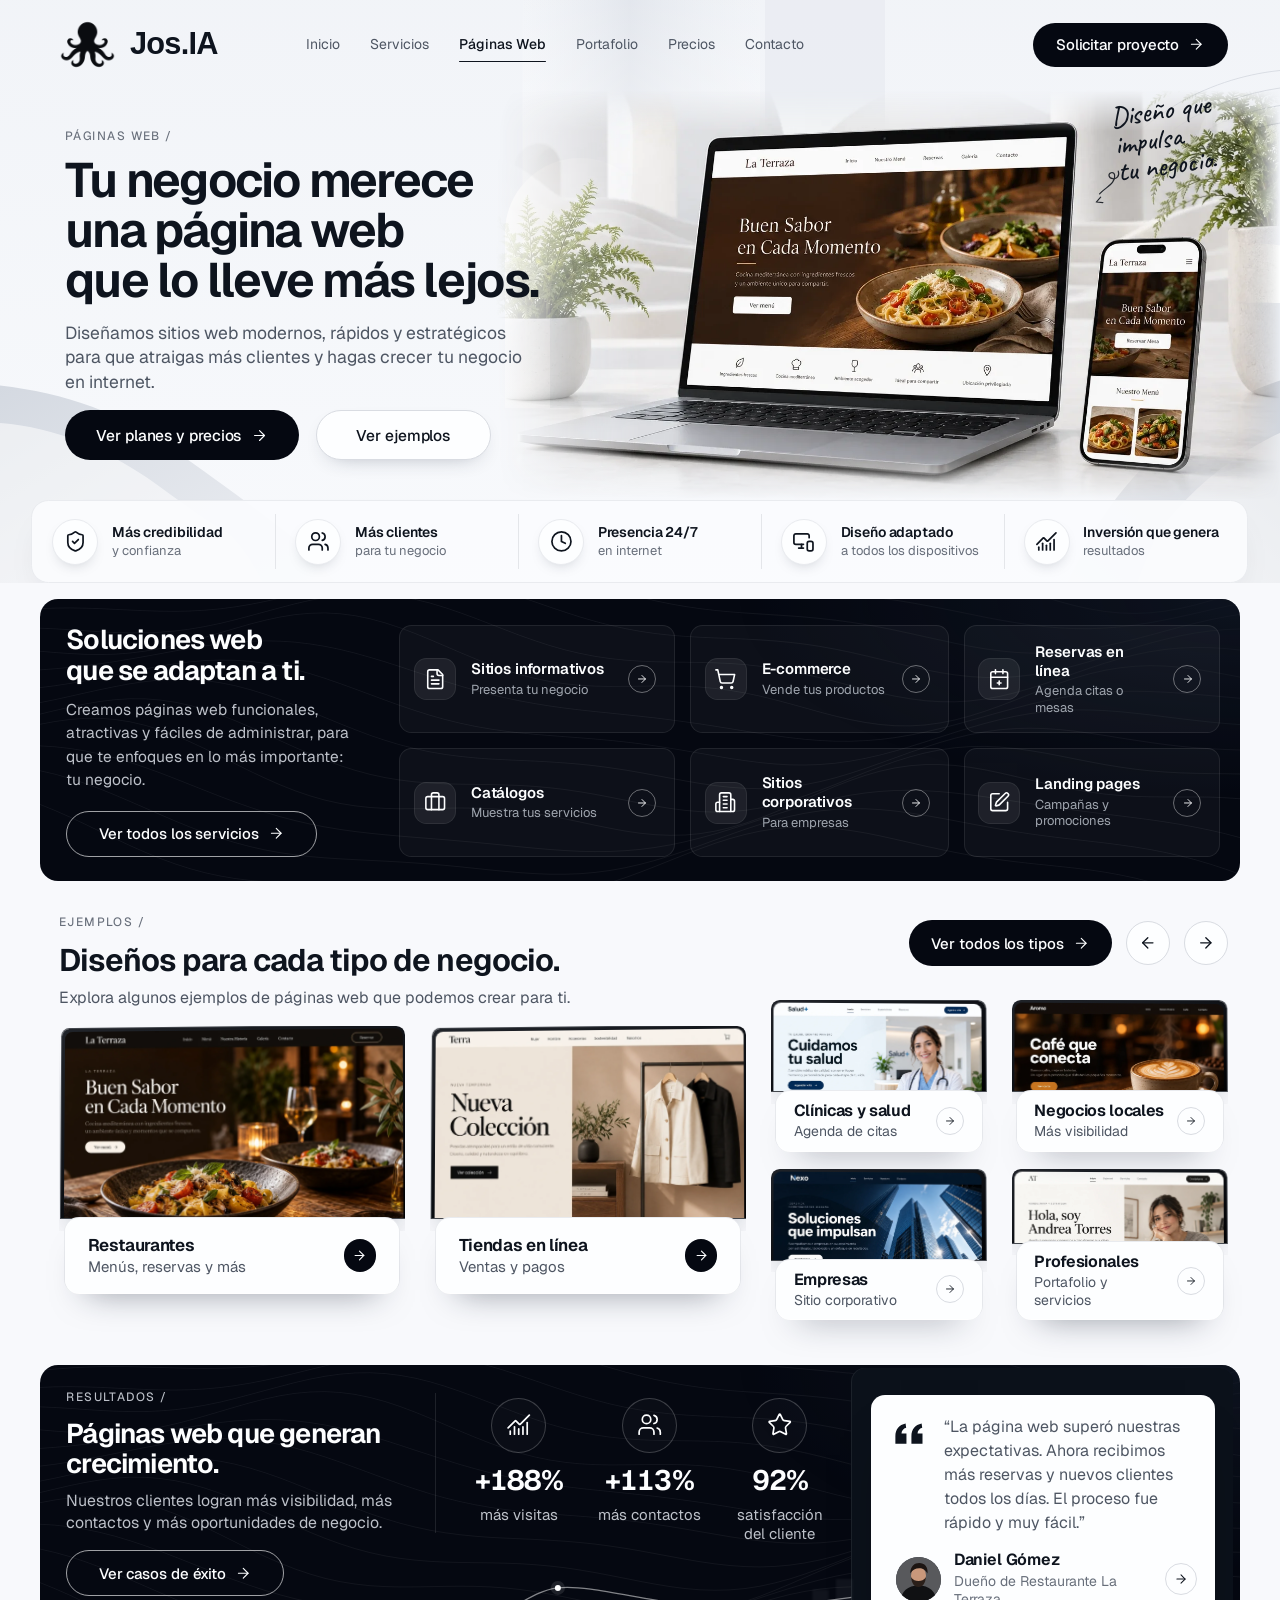
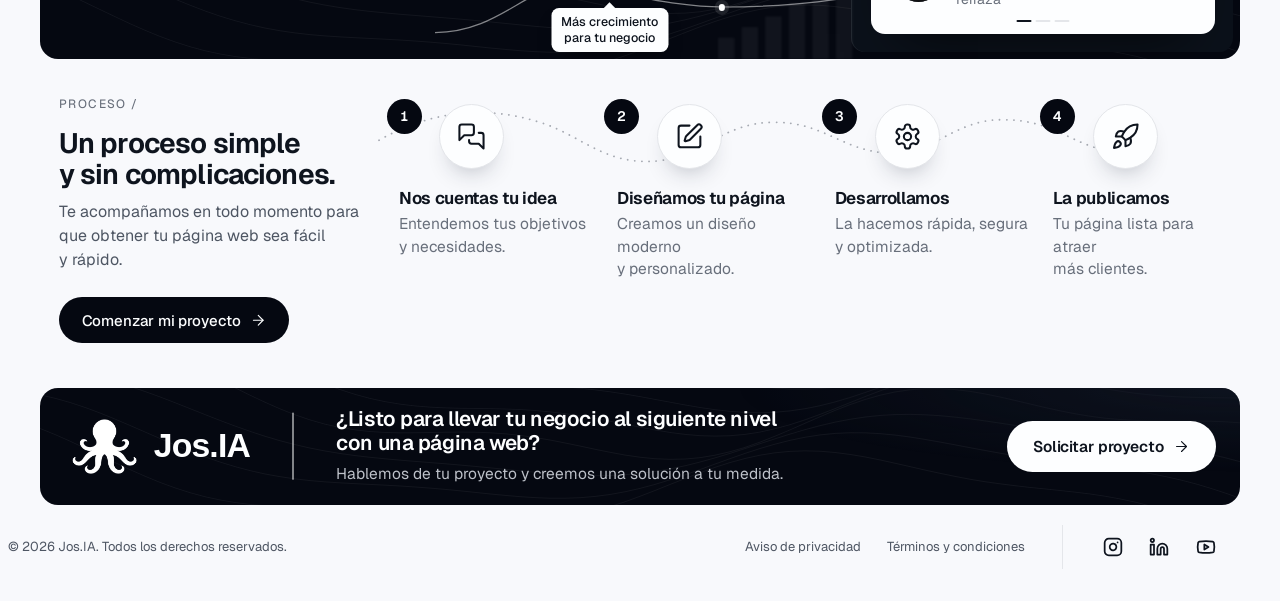
<file: PaginasWeb/pagPaginasWeb.html>
<!doctype html>
<html lang="es">
<head>
  <meta charset="utf-8">
  <meta name="viewport" content="width=device-width, initial-scale=1">
  <title>Páginas web para tu negocio | Jos.IA</title>
  <meta name="description" content="Diseñamos sitios web modernos, rápidos y estratégicos para que atraigas más clientes y hagas crecer tu negocio en internet.">
  <meta name="theme-color" content="#f3f5f8">
  <meta property="og:title" content="Páginas web para tu negocio | Jos.IA">
  <meta property="og:description" content="Sitios web modernos, rápidos y estratégicos que atraen más clientes y hacen crecer tu negocio.">
  <meta property="og:type" content="website">
  <link rel="icon" href="assets/img/favicon.png" type="image/png" sizes="64x64">
  <link rel="apple-touch-icon" href="assets/img/apple-touch-icon.png">
  <link rel="preconnect" href="https://fonts.googleapis.com">
  <link rel="preconnect" href="https://fonts.gstatic.com" crossorigin>
  <link href="https://fonts.googleapis.com/css2?family=Geist:wght@300..700&family=Caveat:wght@500&display=swap" rel="stylesheet">
  <link rel="stylesheet" href="css/styles.css">
  <script>document.documentElement.classList.add('js');setTimeout(function(){if(!window.__josia)document.documentElement.classList.remove('js')},4000);</script>
</head>
<body>
  <a class="skip-link" href="#contenido">Saltar al contenido</a>

  <!-- SPRITE de iconos de línea -->
  <svg width="0" height="0" style="position:absolute" aria-hidden="true" focusable="false">

    <!-- Iconos -->
    <symbol id="i-arrow" viewBox="0 0 24 24"><path d="M5 12h14"/><path d="m12 5 7 7-7 7"/></symbol>
    <symbol id="i-arrow-l" viewBox="0 0 24 24"><path d="m12 19-7-7 7-7"/><path d="M19 12H5"/></symbol>
    <symbol id="i-shield" viewBox="0 0 24 24"><path d="M20 13c0 5-3.5 7.5-7.66 8.95a1 1 0 0 1-.67-.01C7.5 20.5 4 18 4 13V6a1 1 0 0 1 1-1c2 0 4.5-1.2 6.24-2.72a1.17 1.17 0 0 1 1.52 0C14.51 3.81 17 5 19 5a1 1 0 0 1 1 1z"/><path d="m9 12 2 2 4-4"/></symbol>
    <symbol id="i-users" viewBox="0 0 24 24"><path d="M16 21v-2a4 4 0 0 0-4-4H6a4 4 0 0 0-4 4v2"/><circle cx="9" cy="7" r="4"/><path d="M22 21v-2a4 4 0 0 0-3-3.87"/><path d="M16 3.13a4 4 0 0 1 0 7.75"/></symbol>
    <symbol id="i-clock" viewBox="0 0 24 24"><circle cx="12" cy="12" r="10"/><path d="M12 6v6l4 2"/></symbol>
    <symbol id="i-devices" viewBox="0 0 24 24"><path d="M18 8V6a2 2 0 0 0-2-2H4a2 2 0 0 0-2 2v7a2 2 0 0 0 2 2h8"/><path d="M10 19v-3.96 3.15"/><path d="M7 19h5"/><rect width="6" height="10" x="16" y="12" rx="2"/></symbol>
    <symbol id="i-growth" viewBox="0 0 24 24"><path d="M12 16v5"/><path d="M16 14v7"/><path d="M20 10v11"/><path d="m22 3-8.646 8.646a.5.5 0 0 1-.708 0L9.354 8.354a.5.5 0 0 0-.707 0L2 15"/><path d="M4 18v3"/><path d="M8 14v7"/></symbol>
    <symbol id="i-page" viewBox="0 0 24 24"><path d="M15 2H6a2 2 0 0 0-2 2v16a2 2 0 0 0 2 2h12a2 2 0 0 0 2-2V7Z"/><path d="M14 2v4a2 2 0 0 0 2 2h4"/><path d="M10 9H8"/><path d="M16 13H8"/><path d="M16 17H8"/></symbol>
    <symbol id="i-cart" viewBox="0 0 24 24"><circle cx="8" cy="21" r="1"/><circle cx="19" cy="21" r="1"/><path d="M2.05 2.05h2l2.66 12.42a2 2 0 0 0 2 1.58h9.78a2 2 0 0 0 1.95-1.57l1.65-7.43H5.12"/></symbol>
    <symbol id="i-calendar" viewBox="0 0 24 24"><path d="M8 2v4"/><path d="M16 2v4"/><rect width="18" height="18" x="3" y="4" rx="2"/><path d="M3 10h18"/><path d="M10 16h4"/><path d="M12 14v4"/></symbol>
    <symbol id="i-briefcase" viewBox="0 0 24 24"><path d="M16 20V4a2 2 0 0 0-2-2h-4a2 2 0 0 0-2 2v16"/><rect width="20" height="14" x="2" y="6" rx="2"/></symbol>
    <symbol id="i-building" viewBox="0 0 24 24"><path d="M6 22V4a2 2 0 0 1 2-2h8a2 2 0 0 1 2 2v18Z"/><path d="M6 12H4a2 2 0 0 0-2 2v6a2 2 0 0 0 2 2h2"/><path d="M18 9h2a2 2 0 0 1 2 2v9a2 2 0 0 1-2 2h-2"/><path d="M10 6h4"/><path d="M10 10h4"/><path d="M10 14h4"/><path d="M10 18h4"/></symbol>
    <symbol id="i-pen" viewBox="0 0 24 24"><path d="M12 3H5a2 2 0 0 0-2 2v14a2 2 0 0 0 2 2h14a2 2 0 0 0 2-2v-7"/><path d="M18.375 2.625a1 1 0 0 1 3 3l-9.013 9.014a2 2 0 0 1-.853.505l-2.873.84a.5.5 0 0 1-.62-.62l.84-2.873a2 2 0 0 1 .506-.852z"/></symbol>
    <symbol id="i-messages" viewBox="0 0 24 24"><path d="M14 9a2 2 0 0 1-2 2H6l-4 4V4a2 2 0 0 1 2-2h8a2 2 0 0 1 2 2z"/><path d="M18 9h2a2 2 0 0 1 2 2v11l-4-4h-6a2 2 0 0 1-2-2v-1"/></symbol>
    <symbol id="i-gear" viewBox="0 0 24 24"><path d="M12.22 2h-.44a2 2 0 0 0-2 2v.18a2 2 0 0 1-1 1.73l-.43.25a2 2 0 0 1-2 0l-.15-.08a2 2 0 0 0-2.73.73l-.22.38a2 2 0 0 0 .73 2.73l.15.1a2 2 0 0 1 1 1.72v.51a2 2 0 0 1-1 1.74l-.15.09a2 2 0 0 0-.73 2.73l.22.38a2 2 0 0 0 2.73.73l.15-.08a2 2 0 0 1 2 0l.43.25a2 2 0 0 1 1 1.73V20a2 2 0 0 0 2 2h.44a2 2 0 0 0 2-2v-.18a2 2 0 0 1 1-1.73l.43-.25a2 2 0 0 1 2 0l.15.08a2 2 0 0 0 2.73-.73l.22-.39a2 2 0 0 0-.73-2.73l-.15-.08a2 2 0 0 1-1-1.74v-.5a2 2 0 0 1 1-1.74l.15-.09a2 2 0 0 0 .73-2.73l-.22-.38a2 2 0 0 0-2.73-.73l-.15.08a2 2 0 0 1-2 0l-.43-.25a2 2 0 0 1-1-1.73V4a2 2 0 0 0-2-2z"/><circle cx="12" cy="12" r="3"/></symbol>
    <symbol id="i-rocket" viewBox="0 0 24 24"><path d="M4.5 16.5c-1.5 1.26-2 5-2 5s3.74-.5 5-2c.71-.84.7-2.13-.09-2.91a2.18 2.18 0 0 0-2.91-.09z"/><path d="m12 15-3-3a22 22 0 0 1 2-3.95A12.88 12.88 0 0 1 22 2c0 2.72-.78 7.5-6 11a22.35 22.35 0 0 1-4 2z"/><path d="M9 12H4s.55-3.03 2-4c1.62-1.08 5 0 5 0"/><path d="M12 15v5s3.03-.55 4-2c1.08-1.62 0-5 0-5"/></symbol>
    <symbol id="i-star" viewBox="0 0 24 24"><path d="M11.525 2.295a.53.53 0 0 1 .95 0l2.31 4.679a2.123 2.123 0 0 0 1.595 1.16l5.166.756a.53.53 0 0 1 .294.904l-3.736 3.638a2.123 2.123 0 0 0-.611 1.878l.882 5.14a.53.53 0 0 1-.771.56l-4.618-2.428a2.122 2.122 0 0 0-1.973 0L6.396 21.01a.53.53 0 0 1-.77-.56l.881-5.139a2.122 2.122 0 0 0-.611-1.879L2.16 9.795a.53.53 0 0 1 .294-.906l5.165-.755a2.122 2.122 0 0 0 1.597-1.16z"/></symbol>
    <symbol id="i-quote" viewBox="0 0 24 24"><path d="M10 5.2C5.6 6.1 3 9.3 3 13.8V19h7.6v-7H7.2c.1-2 1.2-3.4 3.2-4z" fill="currentColor" stroke="none"/><path d="M21 5.2c-4.4.9-7 4.1-7 8.6V19h7.6v-7h-3.4c.1-2 1.2-3.4 3.2-4z" fill="currentColor" stroke="none"/></symbol>
    <symbol id="i-instagram" viewBox="0 0 24 24"><rect width="20" height="20" x="2" y="2" rx="5" ry="5"/><path d="M16 11.37A4 4 0 1 1 12.63 8 4 4 0 0 1 16 11.37z"/><path d="M17.5 6.5h.01"/></symbol>
    <symbol id="i-linkedin" viewBox="0 0 24 24"><path d="M16 8a6 6 0 0 1 6 6v7h-4v-7a2 2 0 0 0-2-2 2 2 0 0 0-2 2v7h-4v-7a6 6 0 0 1 6-6z"/><rect width="4" height="12" x="2" y="9"/><circle cx="4" cy="4" r="2"/></symbol>
    <symbol id="i-youtube" viewBox="0 0 24 24"><path d="M2.5 17a24.12 24.12 0 0 1 0-10 2 2 0 0 1 1.4-1.4 49.56 49.56 0 0 1 16.2 0A2 2 0 0 1 21.5 7a24.12 24.12 0 0 1 0 10 2 2 0 0 1-1.4 1.4 49.55 49.55 0 0 1-16.2 0A2 2 0 0 1 2.5 17"/><path d="m10 15 5-3-5-3z"/></symbol>

    <!-- Avatar provisional (IMAGEN FUTURA: assets/img/daniel-gomez.webp) -->
    <symbol id="art-daniel" viewBox="0 0 60 60" preserveAspectRatio="xMidYMid slice">
      <rect width="60" height="60" fill="#58595c"/>
      <path d="M6 60c0-14 10-22 24-22s24 8 24 22z" fill="#101113"/>
      <ellipse cx="30" cy="25" rx="10" ry="12.5" fill="#c9987b"/>
      <path d="M19 22c0-10 6-14 12-14 7 0 12 5 11 14-3-5-6-7-11-7s-9 2-12 7z" fill="#1c1512"/>
      <path d="M20 27c1 9 5 13 10 13s9-4 10-13c-3 4-6 5-10 5s-7-1-10-5z" fill="#2a1f19"/>
    </symbol>
  </svg>

  <!-- ============ HEADER ============ -->
  <header class="site-header" data-header>
    <div class="container header-inner">
      <a class="brand" href="../index.html" aria-label="Jos.IA, ir al inicio">
        <img class="brand__mark" src="assets/img/logo-negro.png" alt="" width="72" height="72">
        <span class="wordmark">Jos.IA</span>
      </a>

      <nav class="nav" id="menu" aria-label="Principal" data-nav>
        <ul class="nav__list">
          <li><a href="../index.html">Inicio</a></li>
          <li><a href="#soluciones">Servicios</a></li>
          <li><a href="#inicio" aria-current="page">Páginas Web</a></li>
          <li><a href="#ejemplos">Portafolio</a></li>
          <li><a href="../index.html#precios">Precios</a></li>
          <li><a href="#contacto">Contacto</a></li>
          <li class="nav__cta-mobile">
            <a class="btn btn--dark btn--lg" href="#contacto">Solicitar proyecto
              <svg class="icon" aria-hidden="true"><use href="#i-arrow"/></svg></a>
          </li>
        </ul>
      </nav>

      <a class="btn btn--dark header__cta" href="#contacto">Solicitar proyecto
        <svg class="icon" aria-hidden="true"><use href="#i-arrow"/></svg></a>

      <button class="nav-toggle" type="button" aria-expanded="false" aria-controls="menu" aria-label="Abrir menú" data-nav-toggle>
        <span class="nav-toggle__bars" aria-hidden="true"><i></i><i></i></span>
      </button>
    </div>
  </header>

  <main id="contenido">

    <!-- ============ HERO (claro) ============ -->
    <section class="hero" id="inicio" aria-labelledby="hero-title">
      <div class="hero__bg" aria-hidden="true"></div>

      <div class="container hero__grid">
        <div class="hero__copy">
          <p class="crumb" data-reveal>Páginas Web <span aria-hidden="true">/</span></p>
          <h1 id="hero-title" class="display" data-reveal style="--i:1">
            <span class="line">Tu negocio merece</span>
            <span class="line">una página web</span>
            <span class="line">que lo lleve más lejos.</span>
          </h1>
          <p class="lede" data-reveal style="--i:2">Diseñamos sitios web modernos, rápidos y estratégicos para que atraigas más clientes y hagas crecer tu negocio en internet.</p>
          <div class="actions" data-reveal style="--i:3">
            <a class="btn btn--dark btn--lg" href="../index.html#precios">Ver planes y precios
              <svg class="icon" aria-hidden="true"><use href="#i-arrow"/></svg></a>
            <a class="btn btn--soft btn--lg" href="#ejemplos">Ver ejemplos</a>
          </div>
        </div>

        <div class="hero__stage" data-reveal style="--i:2">
          <img class="hero__img" src="assets/img/hero-pagina-web.webp" width="1536" height="1024" alt="Laptop y celular mostrando el sitio web de un restaurante llamado La Terraza" fetchpriority="high">

          <p class="hero__note" aria-hidden="true">
            <span class="hero__note-text">Diseño que impulsa tu negocio.</span>
            <img class="hero__note-arrow" src="assets/img/flecha.svg" alt="" width="60" height="70">
          </p>
        </div>
      </div>

      <!-- Cintillo de beneficios -->
      <div class="container benefits-wrap">
        <ul class="benefits" aria-label="Beneficios de tener una página web profesional" data-reveal>
          <li class="benefit">
            <span class="benefit__ico"><svg class="icon" aria-hidden="true"><use href="#i-shield"/></svg></span>
            <span class="benefit__txt"><strong>Más credibilidad</strong><small>y confianza</small></span>
          </li>
          <li class="benefit">
            <span class="benefit__ico"><svg class="icon" aria-hidden="true"><use href="#i-users"/></svg></span>
            <span class="benefit__txt"><strong>Más clientes</strong><small>para tu negocio</small></span>
          </li>
          <li class="benefit">
            <span class="benefit__ico"><svg class="icon" aria-hidden="true"><use href="#i-clock"/></svg></span>
            <span class="benefit__txt"><strong>Presencia 24/7</strong><small>en internet</small></span>
          </li>
          <li class="benefit">
            <span class="benefit__ico"><svg class="icon" aria-hidden="true"><use href="#i-devices"/></svg></span>
            <span class="benefit__txt"><strong>Diseño adaptado</strong><small>a todos los dispositivos</small></span>
          </li>
          <li class="benefit">
            <span class="benefit__ico"><svg class="icon" aria-hidden="true"><use href="#i-growth"/></svg></span>
            <span class="benefit__txt"><strong>Inversión que genera</strong><small>resultados</small></span>
          </li>
        </ul>
      </div>
    </section>

    <!-- ============ SOLUCIONES (oscuro) ============ -->
    <div class="panel-section">
      <section class="panel solutions" id="soluciones" aria-labelledby="sol-title">
        <div class="panel__waves" aria-hidden="true"></div>
        <div class="solutions__copy">
          <h2 id="sol-title" class="title title--light" data-reveal><span class="line">Soluciones web</span> <span class="line">que se adaptan a ti.</span></h2>
          <p class="lede lede--light" data-reveal style="--i:1">Creamos páginas web funcionales, atractivas y fáciles de administrar, para que te enfoques en lo más importante: tu negocio.</p>
          <div class="actions" data-reveal style="--i:2">
            <a class="btn btn--outline-light btn--md" href="../index.html#servicios">Ver todos los servicios
              <svg class="icon" aria-hidden="true"><use href="#i-arrow"/></svg></a>
          </div>
        </div>

        <ul class="solutions__grid">
          <li data-reveal style="--i:1">
            <a class="sol" href="#contacto">
              <span class="sol__ico"><svg class="icon" aria-hidden="true"><use href="#i-page"/></svg></span>
              <span class="sol__txt"><strong>Sitios informativos</strong><small>Presenta tu negocio</small></span>
              <span class="go go--ring" aria-hidden="true"><svg class="icon"><use href="#i-arrow"/></svg></span>
            </a>
          </li>
          <li data-reveal style="--i:2">
            <a class="sol" href="#contacto">
              <span class="sol__ico"><svg class="icon" aria-hidden="true"><use href="#i-cart"/></svg></span>
              <span class="sol__txt"><strong>E-commerce</strong><small>Vende tus productos</small></span>
              <span class="go go--ring" aria-hidden="true"><svg class="icon"><use href="#i-arrow"/></svg></span>
            </a>
          </li>
          <li data-reveal style="--i:3">
            <a class="sol" href="#contacto">
              <span class="sol__ico"><svg class="icon" aria-hidden="true"><use href="#i-calendar"/></svg></span>
              <span class="sol__txt"><strong>Reservas en línea</strong><small>Agenda citas o mesas</small></span>
              <span class="go go--ring" aria-hidden="true"><svg class="icon"><use href="#i-arrow"/></svg></span>
            </a>
          </li>
          <li data-reveal style="--i:2">
            <a class="sol" href="#contacto">
              <span class="sol__ico"><svg class="icon" aria-hidden="true"><use href="#i-briefcase"/></svg></span>
              <span class="sol__txt"><strong>Catálogos</strong><small>Muestra tus servicios</small></span>
              <span class="go go--ring" aria-hidden="true"><svg class="icon"><use href="#i-arrow"/></svg></span>
            </a>
          </li>
          <li data-reveal style="--i:3">
            <a class="sol" href="#contacto">
              <span class="sol__ico"><svg class="icon" aria-hidden="true"><use href="#i-building"/></svg></span>
              <span class="sol__txt"><strong>Sitios corporativos</strong><small>Para empresas</small></span>
              <span class="go go--ring" aria-hidden="true"><svg class="icon"><use href="#i-arrow"/></svg></span>
            </a>
          </li>
          <li data-reveal style="--i:4">
            <a class="sol" href="#contacto">
              <span class="sol__ico"><svg class="icon" aria-hidden="true"><use href="#i-pen"/></svg></span>
              <span class="sol__txt"><strong>Landing pages</strong><small>Campañas y promociones</small></span>
              <span class="go go--ring" aria-hidden="true"><svg class="icon"><use href="#i-arrow"/></svg></span>
            </a>
          </li>
        </ul>
      </section>
    </div>

    <!-- ============ EJEMPLOS / PORTAFOLIO (claro) ============ -->
    <section class="examples" id="ejemplos" aria-labelledby="ex-title">
      <div class="container">
        <div class="examples__head">
          <div class="examples__intro">
            <p class="crumb" data-reveal>Ejemplos <span aria-hidden="true">/</span></p>
            <h2 id="ex-title" class="title" data-reveal style="--i:1">Diseños para cada tipo de negocio.</h2>
            <p class="sub" data-reveal style="--i:2">Explora algunos ejemplos de páginas web que podemos crear para ti.</p>
          </div>
          <div class="examples__tools" data-reveal style="--i:2">
            <a class="btn btn--dark btn--md" href="#contacto">Ver todos los tipos
              <svg class="icon" aria-hidden="true"><use href="#i-arrow"/></svg></a>
            <div class="pager" role="group" aria-label="Navegar ejemplos">
              <button class="pager__btn" type="button" data-pager="prev" aria-controls="galeria" aria-label="Ver el ejemplo anterior"><svg class="icon" aria-hidden="true"><use href="#i-arrow-l"/></svg></button>
              <button class="pager__btn" type="button" data-pager="next" aria-controls="galeria" aria-label="Ver el ejemplo siguiente"><svg class="icon" aria-hidden="true"><use href="#i-arrow"/></svg></button>
            </div>
          </div>
        </div>

        <div class="gallery" id="galeria" data-gallery>
          <article class="work" data-reveal>
            <a class="work__link" href="#contacto">
              <div class="work__shot">
                <div class="bezel"><img src="assets/img/ejemplo-restaurantes.webp" width="1536" height="1024" alt="Sitio web de un restaurante con el titular Buen Sabor en Cada Momento y platos de pasta" loading="lazy" decoding="async"></div>
              </div>
              <div class="work__cap">
                <div class="work__txt"><h3>Restaurantes</h3><p>Menús, reservas y más</p></div>
                <span class="go go--dark" aria-hidden="true"><svg class="icon"><use href="#i-arrow"/></svg></span>
              </div>
            </a>
          </article>

          <article class="work" data-reveal style="--i:1">
            <a class="work__link" href="#contacto">
              <div class="work__shot">
                <div class="bezel"><img src="assets/img/ejemplo-tiendas.webp" width="1536" height="1024" alt="Tienda de ropa en línea con el titular Nueva Colección y chamarras en un perchero" loading="lazy" decoding="async"></div>
              </div>
              <div class="work__cap">
                <div class="work__txt"><h3>Tiendas en línea</h3><p>Ventas y pagos</p></div>
                <span class="go go--dark" aria-hidden="true"><svg class="icon"><use href="#i-arrow"/></svg></span>
              </div>
            </a>
          </article>

          <article class="work" data-reveal style="--i:2">
            <a class="work__link" href="#contacto">
              <div class="work__shot">
                <div class="bezel"><img src="assets/img/ejemplo-clinicas.webp" width="1536" height="1024" alt="Sitio web de una clínica con el titular Cuidamos tu salud y una doctora sonriendo" loading="lazy" decoding="async"></div>
              </div>
              <div class="work__cap">
                <div class="work__txt"><h3>Clínicas y salud</h3><p>Agenda de citas</p></div>
                <span class="go go--ring" aria-hidden="true"><svg class="icon"><use href="#i-arrow"/></svg></span>
              </div>
            </a>
          </article>

          <article class="work" data-reveal style="--i:3">
            <a class="work__link" href="#contacto">
              <div class="work__shot">
                <div class="bezel"><img src="assets/img/ejemplo-negocios.webp" width="1536" height="1024" alt="Sitio web de una cafetería con el titular Café que conecta y un cappuccino" loading="lazy" decoding="async"></div>
              </div>
              <div class="work__cap">
                <div class="work__txt"><h3>Negocios locales</h3><p>Más visibilidad</p></div>
                <span class="go go--ring" aria-hidden="true"><svg class="icon"><use href="#i-arrow"/></svg></span>
              </div>
            </a>
          </article>

          <article class="work" data-reveal style="--i:3">
            <a class="work__link" href="#contacto">
              <div class="work__shot">
                <div class="bezel"><img src="assets/img/ejemplo-empresas.webp" width="1536" height="1024" alt="Sitio corporativo con el titular Soluciones que impulsan y rascacielos de cristal" loading="lazy" decoding="async"></div>
              </div>
              <div class="work__cap">
                <div class="work__txt"><h3>Empresas</h3><p>Sitio corporativo</p></div>
                <span class="go go--ring" aria-hidden="true"><svg class="icon"><use href="#i-arrow"/></svg></span>
              </div>
            </a>
          </article>

          <article class="work" data-reveal style="--i:4">
            <a class="work__link" href="#contacto">
              <div class="work__shot">
                <div class="bezel"><img src="assets/img/ejemplo-profesionales.webp" width="1536" height="1024" alt="Sitio personal de Andrea Torres, consultora, con su retrato en una sala luminosa" loading="lazy" decoding="async"></div>
              </div>
              <div class="work__cap">
                <div class="work__txt"><h3>Profesionales</h3><p>Portafolio y servicios</p></div>
                <span class="go go--ring" aria-hidden="true"><svg class="icon"><use href="#i-arrow"/></svg></span>
              </div>
            </a>
          </article>
        </div>
      </div>
    </section>

    <!-- ============ RESULTADOS (oscuro) ============ -->
    <div class="panel-section panel-section--tight">
      <section class="panel results" id="resultados" aria-labelledby="res-title">
        <div class="panel__waves" aria-hidden="true"></div>

        <div class="results__copy">
          <p class="crumb crumb--light" data-reveal>Resultados <span aria-hidden="true">/</span></p>
          <h2 id="res-title" class="title title--light" data-reveal style="--i:1"><span class="line">Páginas web que generan</span> <span class="line">crecimiento.</span></h2>
          <p class="lede lede--light" data-reveal style="--i:2">Nuestros clientes logran más visibilidad, más contactos y más oportunidades de negocio.</p>
          <div class="actions" data-reveal style="--i:3">
            <a class="btn btn--outline-light btn--md" href="#contacto">Ver casos de éxito
              <svg class="icon" aria-hidden="true"><use href="#i-arrow"/></svg></a>
          </div>
        </div>

        <div class="results__stats">
          <ul class="metrics" aria-label="Resultados destacados de nuestros clientes">
            <li class="metric" data-reveal style="--i:1">
              <span class="ring"><svg class="icon" aria-hidden="true"><use href="#i-growth"/></svg></span>
              <strong data-count="200" data-prefix="+" data-suffix="%">+200%</strong>
              <span class="metric__label">más visitas</span>
            </li>
            <li class="metric" data-reveal style="--i:2">
              <span class="ring"><svg class="icon" aria-hidden="true"><use href="#i-users"/></svg></span>
              <strong data-count="120" data-prefix="+" data-suffix="%">+120%</strong>
              <span class="metric__label">más contactos</span>
            </li>
            <li class="metric" data-reveal style="--i:3">
              <span class="ring"><svg class="icon" aria-hidden="true"><use href="#i-star"/></svg></span>
              <strong data-count="98" data-suffix="%">98%</strong>
              <span class="metric__label">satisfacción del cliente</span>
            </li>
          </ul>

          <div class="growth" aria-hidden="true">
            <svg class="growth__bars" viewBox="0 0 120 60" preserveAspectRatio="none"><rect x="0" y="44" width="14" height="16"/><rect x="20" y="36" width="14" height="24"/><rect x="40" y="28" width="14" height="32"/><rect x="60" y="18" width="14" height="42"/><rect x="80" y="8" width="14" height="52"/><rect x="100" y="0" width="14" height="60"/></svg>
            <svg class="growth__line" viewBox="0 0 400 100" preserveAspectRatio="none"><path class="growth__path" d="M0 67C58 66 84 16 118 11c36-5 100 24 158 24 58 0 90-6 124-12" vector-effect="non-scaling-stroke"/></svg>
            <span class="growth__dot growth__dot--a"></span>
            <span class="growth__dot growth__dot--b"></span>
            <span class="growth__tag">Más crecimiento<br>para tu negocio</span>
          </div>
        </div>

        <div class="results__quote">
          <figure class="quote" data-reveal style="--i:2">
            <svg class="quote__mark" aria-hidden="true"><use href="#i-quote"/></svg>
            <blockquote>
              <p>“La página web superó nuestras expectativas. Ahora recibimos más reservas y nuevos clientes todos los días. El proceso fue rápido y muy fácil.”</p>
            </blockquote>
            <figcaption class="quote__by">
              <!-- IMAGEN FUTURA: reemplazar el <svg> por <img src="assets/img/daniel-gomez.webp" alt="" width="96" height="96"> -->
              <span class="avatar" aria-hidden="true"><svg><use href="#art-daniel" width="100%" height="100%"/></svg></span>
              <span class="quote__who"><strong>Daniel Gómez</strong><small>Dueño de Restaurante La Terraza</small></span>
              <a class="go go--ring go--sm" href="#contacto" aria-label="Quiero resultados como estos, ir a contacto"><svg class="icon" aria-hidden="true"><use href="#i-arrow"/></svg></a>
            </figcaption>
            <span class="quote__dots" aria-hidden="true"><i class="is-on"></i><i></i><i></i></span>
          </figure>
        </div>
      </section>
    </div>

    <!-- ============ PROCESO (claro) ============ -->
    <section class="process" id="proceso" aria-labelledby="proc-title">
      <div class="container process__grid">
        <div class="process__copy">
          <p class="crumb" data-reveal>Proceso <span aria-hidden="true">/</span></p>
          <h2 id="proc-title" class="title" data-reveal style="--i:1"><span class="line">Un proceso simple</span> <span class="line">y sin complicaciones.</span></h2>
          <p class="sub" data-reveal style="--i:2">Te acompañamos en todo momento para que obtener tu página web sea fácil y rápido.</p>
          <div class="actions" data-reveal style="--i:3">
            <a class="btn btn--dark btn--md" href="#contacto">Comenzar mi proyecto
              <svg class="icon" aria-hidden="true"><use href="#i-arrow"/></svg></a>
          </div>
        </div>

        <div class="steps-wrap">
          <svg class="steps__path" viewBox="0 0 680 70" preserveAspectRatio="none" aria-hidden="true">
            <path d="M0 36C40 14 84 8 130 22c34 10 52 34 96 30 36-4 52-30 94-30 40 0 54 22 92 24 36 2 52-26 92-26 36 0 50 14 76 22" vector-effect="non-scaling-stroke"/>
          </svg>
          <ol class="steps">
            <li class="step" data-reveal style="--i:1">
              <span class="step__badge" aria-hidden="true">1</span>
              <span class="step__ico"><svg class="icon" aria-hidden="true"><use href="#i-messages"/></svg></span>
              <div class="step__txt"><h3>Nos cuentas tu idea</h3><p>Entendemos tus objetivos<br> y necesidades.</p></div>
            </li>
            <li class="step" data-reveal style="--i:2">
              <span class="step__badge" aria-hidden="true">2</span>
              <span class="step__ico"><svg class="icon" aria-hidden="true"><use href="#i-pen"/></svg></span>
              <div class="step__txt"><h3>Diseñamos tu página</h3><p>Creamos un diseño moderno<br> y personalizado.</p></div>
            </li>
            <li class="step" data-reveal style="--i:3">
              <span class="step__badge" aria-hidden="true">3</span>
              <span class="step__ico"><svg class="icon" aria-hidden="true"><use href="#i-gear"/></svg></span>
              <div class="step__txt"><h3>Desarrollamos</h3><p>La hacemos rápida, segura<br> y optimizada.</p></div>
            </li>
            <li class="step" data-reveal style="--i:4">
              <span class="step__badge" aria-hidden="true">4</span>
              <span class="step__ico"><svg class="icon" aria-hidden="true"><use href="#i-rocket"/></svg></span>
              <div class="step__txt"><h3>La publicamos</h3><p>Tu página lista para atraer<br> más clientes.</p></div>
            </li>
          </ol>
        </div>
      </div>
    </section>
  </main>

  <!-- ============ CTA + FOOTER ============ -->
  <footer class="site-footer" id="contacto">
    <div class="panel-section panel-section--cta">
      <div class="panel cta">
        <div class="panel__waves" aria-hidden="true"></div>
        <a class="brand brand--footer" href="../index.html" aria-label="Jos.IA, ir al inicio">
          <img class="brand__mark" src="assets/img/logo-blanco.png" alt="" width="72" height="72">
          <span class="wordmark">Jos.IA</span>
        </a>

        <div class="cta__copy">
          <h2 id="cta-title" class="cta__title"><span class="line">¿Listo para llevar tu negocio al siguiente nivel</span> <span class="line">con una página web?</span></h2>
          <p>Hablemos de tu proyecto y creemos una solución a tu medida.</p>
        </div>

        <a class="btn btn--light btn--lg cta__btn" href="../index.html#contacto">Solicitar proyecto
          <svg class="icon" aria-hidden="true"><use href="#i-arrow"/></svg></a>
      </div>
    </div>

    <div class="legal">
      <div class="container footer__legal">
        <p>© 2026 Jos.IA. Todos los derechos reservados.</p>
        <div class="footer__right">
          <ul class="legal-links">
            <li><a href="../index.html#privacidad">Aviso de privacidad</a></li>
            <li><a href="../index.html#terminos">Términos y condiciones</a></li>
          </ul>
          <ul class="social" aria-label="Redes sociales">
            <li><a href="https://www.instagram.com/" aria-label="Instagram de Jos.IA" rel="noopener" target="_blank"><svg class="icon" aria-hidden="true"><use href="#i-instagram"/></svg></a></li>
            <li><a href="https://www.linkedin.com/" aria-label="LinkedIn de Jos.IA" rel="noopener" target="_blank"><svg class="icon" aria-hidden="true"><use href="#i-linkedin"/></svg></a></li>
            <li><a href="https://www.youtube.com/" aria-label="YouTube de Jos.IA" rel="noopener" target="_blank"><svg class="icon" aria-hidden="true"><use href="#i-youtube"/></svg></a></li>
          </ul>
        </div>
      </div>
    </div>
  </footer>

  <script src="js/main.js" defer></script>
</body>
</html>
</file>
<file: Tarjetas/css/styles.css>
/* =========================================================
   Jos.IA · Landing de tarjetas digitales NFC / QR
   "Menos color, más impacto."
   Paleta de marca: #000000 · #1F2937 · #4B5563 · #E5E7EB · #FFFFFF
   ========================================================= */

/* ---------- Tokens ---------- */
:root {
  --black: #000000;
  --slate-900: #0b0c0f;
  --slate-800: #1f2937;
  --slate-600: #4b5563;
  --slate-400: #9ca3af;
  --slate-300: #c3c8d0;
  --mist: #e5e7eb;
  --white: #ffffff;

  --light-top: #eceff3;
  --light-bottom: #e2e6eb;

  --font-sans: "Geist", "Helvetica Neue", Helvetica, Arial, system-ui, sans-serif;
  --font-brand: "Helvetica Neue", Helvetica, Arial, "Liberation Sans", sans-serif;
  --font-script: "Caveat", "Segoe Script", "Bradley Hand", cursive;

  --ease-out: cubic-bezier(0.22, 1, 0.36, 1);
  --ease-soft: cubic-bezier(0.25, 1, 0.5, 1);

  --header-h: 84px;
  --gutter: clamp(20px, 4.4vw, 64px);
  --container: 1360px;

  --fs-body: clamp(1rem, 0.94rem + 0.25vw, 1.125rem);
  --fs-lede: clamp(1rem, 0.9rem + 0.42vw, 1.2rem);
  --fs-display: clamp(2.45rem, 0.9rem + 3.4vw, 3.6rem);
  --fs-title: clamp(2.1rem, 1.3rem + 2.5vw, 3.2rem);

  --section-y: clamp(64px, 8vw, 132px);
}

/* ---------- Base ---------- */
*, *::before, *::after { box-sizing: border-box; }

html {
  -webkit-text-size-adjust: 100%;
  scroll-padding-top: calc(var(--header-h) + 12px);
}
@media (prefers-reduced-motion: no-preference) {
  html { scroll-behavior: smooth; }
}

body {
  margin: 0;
  background: var(--black);
  color: var(--white);
  font-family: var(--font-sans);
  font-size: var(--fs-body);
  line-height: 1.55;
  -webkit-font-smoothing: antialiased;
  -moz-osx-font-smoothing: grayscale;
  text-rendering: optimizeLegibility;
}

h1, h2, h3, p, ul { margin: 0; padding: 0; }
ul { list-style: none; }
a { color: inherit; text-decoration: none; }
img, svg { display: block; max-width: 100%; }
button { font: inherit; color: inherit; }
small { font-size: inherit; }

:focus-visible {
  outline: 2px solid var(--white);
  outline-offset: 3px;
  border-radius: 6px;
}
.models :focus-visible { outline-color: var(--slate-800); }

.container {
  width: 100%;
  max-width: var(--container);
  margin-inline: auto;
  padding-inline: var(--gutter);
}

.skip-link {
  position: fixed;
  left: 16px;
  top: -80px;
  z-index: 100;
  padding: 12px 18px;
  border-radius: 999px;
  background: var(--white);
  color: var(--black);
  font-weight: 600;
  transition: top 0.25s var(--ease-out);
}
.skip-link:focus { top: 12px; }

/* ---------- Primitivas ---------- */
.icon {
  width: 1.25em;
  height: 1.25em;
  flex: none;
  fill: none;
  stroke: currentColor;
  stroke-width: 1.6;
  stroke-linecap: round;
  stroke-linejoin: round;
}
.glyph { fill: currentColor; stroke: none; flex: none; }

.wordmark {
  font-family: var(--font-brand);
  font-weight: 700;
  letter-spacing: -0.025em;
  line-height: 1;
}

.kicker {
  font-size: 0.8125rem;
  font-weight: 500;
  letter-spacing: 0.14em;
  text-transform: uppercase;
  color: var(--slate-400);
}

.display,
.title {
  font-weight: 650;
  letter-spacing: -0.035em;
  line-height: 1.04;
  text-wrap: balance;
}
.display { font-size: var(--fs-display); }
.title { font-size: var(--fs-title); line-height: 1.08; }
.display .line { display: block; }
.muted { color: #8d939e; }

.lede {
  font-size: var(--fs-lede);
  line-height: 1.6;
  font-weight: 350;
  color: var(--slate-300);
  max-width: 31em;
  text-wrap: pretty;
}

.actions {
  display: flex;
  flex-wrap: wrap;
  gap: 12px 14px;
}

/* ---------- Botones ---------- */
.btn {
  --btn-bg: transparent;
  --btn-fg: currentColor;
  --btn-bd: transparent;
  display: inline-flex;
  align-items: center;
  justify-content: center;
  gap: 0.65em;
  min-height: 46px;
  padding: 0 1.45em;
  border: 1px solid var(--btn-bd);
  border-radius: 999px;
  background: var(--btn-bg);
  color: var(--btn-fg);
  font-size: 0.9375rem;
  font-weight: 500;
  letter-spacing: -0.005em;
  line-height: 1;
  white-space: nowrap;
  cursor: pointer;
  -webkit-tap-highlight-color: transparent;
  touch-action: manipulation;
  transition:
    background-color 0.3s var(--ease-soft),
    color 0.3s var(--ease-soft),
    border-color 0.3s var(--ease-soft),
    box-shadow 0.45s var(--ease-out),
    transform 0.45s var(--ease-out);
}
.btn--lg { min-height: 52px; padding: 0 1.7em; font-size: 0.96875rem; }
.btn .icon { width: 1.1em; height: 1.1em; transition: transform 0.45s var(--ease-out); }

.btn--light { --btn-bg: var(--white); --btn-fg: var(--black); }
.btn--ghost { --btn-fg: var(--white); --btn-bd: rgba(255, 255, 255, 0.55); }
.btn--dark { --btn-bg: var(--slate-800); --btn-fg: var(--white); }
.btn--ghost-dark { --btn-fg: var(--slate-800); --btn-bd: rgba(31, 41, 55, 0.5); }

@media (hover: hover) {
  .btn:hover { transform: translateY(-2px); }
  .btn:hover .icon { transform: translateX(4px); }
  .btn--light:hover { --btn-bg: var(--mist); box-shadow: 0 14px 30px -14px rgba(255, 255, 255, 0.55); }
  .btn--ghost:hover { --btn-bg: rgba(255, 255, 255, 0.1); --btn-bd: var(--white); }
  .btn--dark:hover { --btn-bg: var(--black); box-shadow: 0 16px 30px -14px rgba(0, 0, 0, 0.6); }
  .btn--ghost-dark:hover { --btn-bg: rgba(31, 41, 55, 0.07); --btn-bd: var(--slate-800); }
}
.btn:active { transform: translateY(0) scale(0.98); transition-duration: 0.12s; }

/* =========================================================
   HEADER
   ========================================================= */
.site-header {
  position: sticky;
  top: 0;
  z-index: 50;
  background: var(--black);
  border-bottom: 1px solid rgba(255, 255, 255, 0.09);
  transition: border-color 0.3s var(--ease-soft);
}
.site-header.is-scrolled { border-bottom-color: rgba(255, 255, 255, 0.18); }

.header-inner {
  display: flex;
  align-items: center;
  gap: clamp(16px, 3vw, 40px);
  min-height: var(--header-h);
}

.brand {
  display: inline-flex;
  align-items: center;
  gap: 12px;
  flex: none;
}
.brand__mark { width: clamp(46px, 4.1vw, 58px); height: clamp(46px, 4.1vw, 58px); object-fit: contain; }
.brand .wordmark { font-size: clamp(1.7rem, 1.2rem + 1.2vw, 2.25rem); }

.nav { margin-right: auto; margin-left: clamp(8px, 4vw, 72px); }
.nav__list { display: flex; align-items: center; gap: clamp(20px, 2.6vw, 40px); }
.nav__list a:not(.btn) {
  position: relative;
  display: inline-block;
  padding: 10px 0;
  font-size: 0.9375rem;
  font-weight: 450;
  color: rgba(255, 255, 255, 0.92);
  transition: color 0.25s var(--ease-soft);
}
.nav__list a:not(.btn)::after {
  content: "";
  position: absolute;
  left: 0;
  right: 0;
  bottom: 2px;
  height: 2px;
  border-radius: 2px;
  background: var(--white);
  transform: scaleX(0);
  transform-origin: left;
  transition: transform 0.5s var(--ease-out);
}
.nav__list a[aria-current="page"] { color: var(--white); font-weight: 550; }
.nav__list a[aria-current="page"]::after { transform: scaleX(1); }
.nav__cta-mobile .btn { padding: 0 1.7em; }
@media (hover: hover) {
  .nav__list a:not(.btn):hover { color: var(--white); }
  .nav__list a:not(.btn):hover::after { transform: scaleX(1); }
}
.nav__cta-mobile { display: none; }

.header__cta { margin-left: auto; min-height: 46px; }
.nav + .header__cta { margin-left: 0; }

.nav-toggle {
  display: none;
  position: relative;
  width: 46px;
  height: 46px;
  margin-left: auto;
  border: 1px solid rgba(255, 255, 255, 0.28);
  border-radius: 999px;
  background: transparent;
  cursor: pointer;
  transition: background-color 0.25s var(--ease-soft), border-color 0.25s var(--ease-soft);
}
.nav-toggle:hover { background: rgba(255, 255, 255, 0.08); border-color: rgba(255, 255, 255, 0.6); }
.nav-toggle__bars { position: absolute; inset: 0; }
.nav-toggle__bars i {
  position: absolute;
  left: 14px;
  right: 14px;
  height: 1.6px;
  border-radius: 2px;
  background: var(--white);
  transition: transform 0.45s var(--ease-out), top 0.45s var(--ease-out);
}
.nav-toggle__bars i:first-child { top: 18px; }
.nav-toggle__bars i:last-child { top: 26px; }
.nav-toggle[aria-expanded="true"] .nav-toggle__bars i:first-child { top: 22px; transform: rotate(45deg); }
.nav-toggle[aria-expanded="true"] .nav-toggle__bars i:last-child { top: 22px; transform: rotate(-45deg); }

@media (max-width: 960px) {
  :root { --header-h: 68px; }
  .header__cta { display: none; }
  .nav-toggle { display: inline-block; }

  .nav {
    position: absolute;
    top: 100%;
    left: 0;
    right: 0;
    margin: 0;
    padding: 8px var(--gutter) 28px;
    background: var(--black);
    border-bottom: 1px solid rgba(255, 255, 255, 0.14);
    visibility: hidden;
    opacity: 0;
    transform: translateY(-8px);
    transition: opacity 0.3s var(--ease-soft), transform 0.45s var(--ease-out), visibility 0s linear 0.3s;
  }
  .nav.is-open {
    visibility: visible;
    opacity: 1;
    transform: none;
    transition-delay: 0s;
  }
  .nav__list { flex-direction: column; align-items: stretch; gap: 0; }
  .nav__list li:not(.nav__cta-mobile) { border-bottom: 1px solid rgba(255, 255, 255, 0.08); }
  .nav__list a:not(.btn) { display: block; padding: 17px 2px; font-size: 1.0625rem; }
  .nav__list a:not(.btn)::after { display: none; }
  .nav__list a[aria-current="page"]::before {
    content: "";
    display: inline-block;
    width: 6px;
    height: 6px;
    margin: 0 10px 2px 0;
    border-radius: 50%;
    background: var(--white);
  }
  .nav__cta-mobile { display: block; padding-top: 22px; }
  .nav__cta-mobile .btn { width: 100%; }
}

/* =========================================================
   HERO
   ========================================================= */
.hero {
  position: relative;
  isolation: isolate;
  overflow: hidden;
  background: var(--black);
}
.hero__bg {
  position: absolute;
  inset: 0;
  z-index: -1;
  background:
    radial-gradient(44% 72% at 76% 36%, rgba(118, 124, 138, 0.2), transparent 72%),
    radial-gradient(28% 46% at 95% 8%, rgba(255, 255, 255, 0.07), transparent 70%),
    url("../assets/img/waves.svg") 60% 70% / cover no-repeat;
  -webkit-mask-image: linear-gradient(to bottom, #000 62%, transparent 100%);
  mask-image: linear-gradient(to bottom, #000 62%, transparent 100%);
}

.hero__grid {
  display: grid;
  grid-template-columns: minmax(0, 1.04fr) minmax(0, 0.96fr);
  align-items: center;
  gap: clamp(24px, 4vw, 64px);
  padding-top: clamp(40px, 5.6vw, 92px);
}
.hero__copy { display: grid; gap: clamp(18px, 1.9vw, 28px); justify-items: start; padding-block: 12px; }
.hero__copy .actions { margin-top: clamp(4px, 1vw, 14px); }

.hero__stage {
  position: relative;
  justify-self: end;
  width: 100%;
  max-width: 560px;
  aspect-ratio: 0.95;
}
.hero__img {
  width: 100%;
  height: 100%;
  object-fit: cover;
  object-position: 50% 60%;
  -webkit-mask-image: radial-gradient(ellipse 50% 50% at 50% 50%, #000 74%, transparent 100%);
  mask-image: radial-gradient(ellipse 50% 50% at 50% 50%, #000 74%, transparent 100%);
}
/* Franja de beneficios */
.strip {
  display: grid;
  grid-template-columns: repeat(4, minmax(0, 1fr));
  gap: 8px clamp(16px, 2.4vw, 40px);
  margin-top: clamp(28px, 4.4vw, 68px);
  border-top: 1px solid rgba(255, 255, 255, 0.11);
}
.strip__item {
  display: flex;
  align-items: center;
  gap: 14px;
  padding-block: clamp(20px, 2vw, 28px);
}
.strip__icon {
  display: grid;
  place-items: center;
  width: 46px;
  height: 46px;
  flex: none;
  border: 1px solid rgba(255, 255, 255, 0.18);
  border-radius: 50%;
  background: rgba(255, 255, 255, 0.03);
  transition: background-color 0.3s var(--ease-soft), border-color 0.3s var(--ease-soft), transform 0.5s var(--ease-out);
}
.strip__icon .icon { width: 21px; height: 21px; stroke-width: 1.5; }
.strip__item strong,
.world__item strong,
.perk strong { display: block; font-weight: 550; letter-spacing: -0.01em; line-height: 1.3; }
.strip__item strong { font-size: 0.96875rem; }
.strip__item small { display: block; margin-top: 3px; font-size: 0.8125rem; color: var(--slate-400); line-height: 1.4; }
@media (hover: hover) {
  .strip__item:hover .strip__icon { background: rgba(255, 255, 255, 0.1); border-color: rgba(255, 255, 255, 0.5); transform: translateY(-2px); }
}

/* =========================================================
   MODELOS (sección clara)
   ========================================================= */
.models {
  position: relative;
  padding-block: var(--section-y) calc(var(--section-y) * 0.78);
  background: linear-gradient(180deg, var(--light-top), var(--light-bottom));
  color: #0a0c10;
  overflow: clip;
}
.models .kicker { color: var(--slate-600); }
.models .muted { color: var(--slate-600); }
.models .lede { color: var(--slate-600); font-weight: 400; }

.models__grid {
  display: grid;
  grid-template-columns: minmax(0, 0.86fr) minmax(0, 1.14fr);
  align-items: center;
  gap: clamp(32px, 6vw, 104px);
}
.models__copy { display: grid; gap: clamp(16px, 1.8vw, 24px); justify-items: start; }
.models__copy .title { max-width: 9.5em; }

.perks { display: grid; gap: clamp(18px, 2vw, 26px); margin-block: clamp(10px, 1.6vw, 22px) clamp(8px, 1vw, 16px); }
.perk { display: flex; align-items: flex-start; gap: 18px; }
.perk__icon { width: 30px; height: 30px; margin-top: 2px; stroke-width: 1.4; color: #0a0c10; }
.perk strong { font-size: 1.03125rem; }
.perk small { display: block; margin-top: 2px; font-size: 0.9375rem; color: var(--slate-600); line-height: 1.45; }

.models__stage {
  container-type: inline-size;
  position: relative;
  width: 100%;
  max-width: 720px;
  justify-self: end;
}
.models__board {
  position: relative;
  aspect-ratio: 1;
}
.models__img {
  width: 100%;
  height: 100%;
  object-fit: cover;
  -webkit-mask-image: radial-gradient(closest-side at 50% 50%, #000 82%, transparent 100%);
  mask-image: radial-gradient(closest-side at 50% 50%, #000 82%, transparent 100%);
}

/* Etiquetas flotantes con línea indicadora */
.callouts { position: absolute; inset: 0; pointer-events: none; z-index: 5; }
.callout {
  --len: clamp(18px, 7cqw, 64px);
  position: absolute;
  display: flex;
  align-items: center;
  pointer-events: auto;
}
.callout--left { transform: translate(calc(-100% + 5px), -50%); }
.callout--right { transform: translate(-5px, -50%); }
.callout--black { left: 21%; top: 51%; }
.callout--white { left: 79%; top: 32%; }
.callout--alu   { left: 47%; top: 79%; }

.callout__pill {
  padding: clamp(8px, 1.6cqw, 11px) clamp(12px, 2.8cqw, 20px);
  border-radius: 999px;
  background: var(--white);
  color: #0a0c10;
  font-size: clamp(0.75rem, 2.1cqw, 0.9375rem);
  font-weight: 450;
  line-height: 1;
  white-space: nowrap;
  box-shadow: 0 10px 26px -12px rgba(15, 23, 42, 0.45), 0 0 0 1px rgba(15, 23, 42, 0.04);
  transition: transform 0.45s var(--ease-out), box-shadow 0.45s var(--ease-out);
}
.callout__pill--dark { background: var(--slate-800); color: var(--white); }
.callout__line { width: var(--len); height: 1px; background: rgba(75, 85, 99, 0.85); }
.callout__dot {
  width: 10px;
  height: 10px;
  flex: none;
  border-radius: 50%;
  background: var(--white);
  box-shadow: 0 0 0 1px rgba(75, 85, 99, 0.85), 0 0 0 5px rgba(255, 255, 255, 0.45);
}
@media (hover: hover) {
  .callout:hover .callout__pill { transform: translateY(-2px); box-shadow: 0 16px 30px -12px rgba(15, 23, 42, 0.55); }
}

/* =========================================================
   MUNDO DIGITAL (sección oscura inferior)
   ========================================================= */
.world {
  position: relative;
  isolation: isolate;
  overflow: hidden;
  padding-block: clamp(48px, 5.4vw, 88px);
  background: #040405;
}
.world__bg {
  position: absolute;
  inset: 0;
  z-index: -1;
  background:
    radial-gradient(26% 46% at 36% 56%, rgba(130, 136, 150, 0.22), transparent 72%),
    radial-gradient(18% 30% at 52% 14%, rgba(255, 255, 255, 0.07), transparent 70%),
    radial-gradient(12% 20% at 28% 86%, rgba(255, 255, 255, 0.06), transparent 70%),
    url("../assets/img/waves.svg") 30% 100% / cover no-repeat;
}
.world__grid {
  display: grid;
  grid-template-columns: minmax(0, 1.05fr) minmax(0, 0.58fr) minmax(0, 1.4fr);
  align-items: center;
  gap: clamp(24px, 3.4vw, 64px);
}
.world__copy { display: grid; gap: clamp(16px, 1.8vw, 22px); justify-items: start; }
.world__copy .title { font-size: clamp(2rem, 1.1rem + 2vw, 2.55rem); }
.world__copy .title .line { display: block; }

.world__phone {
  position: relative;
  justify-self: center;
  width: 168%;
  margin-inline: -34%;
}
.world__img {
  width: 100%;
  height: auto;
  aspect-ratio: 4 / 5;
  object-fit: cover;
  object-position: 50% 52%;
  filter: brightness(0.92) contrast(1.12);
  -webkit-mask-image: radial-gradient(ellipse 50% 50% at 50% 50%, #000 40%, transparent 96%);
  mask-image: radial-gradient(ellipse 50% 50% at 50% 50%, #000 40%, transparent 96%);
}

.world__list {
  display: grid;
  grid-template-columns: repeat(2, minmax(0, 1fr));
  gap: clamp(22px, 2.6vw, 38px) clamp(20px, 3vw, 56px);
}
.world__item { display: flex; align-items: center; gap: 16px; }
.round {
  display: grid;
  place-items: center;
  width: 50px;
  height: 50px;
  flex: none;
  border: 1px solid rgba(255, 255, 255, 0.2);
  border-radius: 50%;
  background: rgba(255, 255, 255, 0.04);
  transition: background-color 0.3s var(--ease-soft), border-color 0.3s var(--ease-soft), transform 0.5s var(--ease-out);
}
.round .icon { width: 22px; height: 22px; stroke-width: 1.5; }
.world__item strong { font-size: 1rem; }
.world__item small { display: block; margin-top: 3px; font-size: 0.875rem; color: var(--slate-400); line-height: 1.4; }
@media (hover: hover) {
  .world__item:hover .round { background: rgba(255, 255, 255, 0.12); border-color: rgba(255, 255, 255, 0.55); transform: translateY(-2px); }
}

/* =========================================================
   FOOTER
   ========================================================= */
.site-footer {
  background: var(--black);
  border-top: 1px solid rgba(255, 255, 255, 0.1);
  padding-top: clamp(36px, 4.4vw, 64px);
}
.footer__grid {
  display: grid;
  grid-template-columns: auto minmax(0, 1fr) auto auto;
  align-items: center;
  gap: clamp(20px, 2.4vw, 40px);
}
.footer__brand { display: grid; gap: 6px; }
.footer__brand p { padding-left: calc(clamp(46px, 4.1vw, 58px) + 12px); font-size: 0.875rem; color: var(--slate-400); margin-top: -6px; }
.footer__nav ul { display: flex; flex-wrap: wrap; justify-content: center; gap: 4px clamp(16px, 1.9vw, 30px); }
.footer__nav a,
.footer__legal a { position: relative; font-size: 0.875rem; color: rgba(255, 255, 255, 0.9); transition: color 0.25s var(--ease-soft); }
.footer__nav a { padding-block: 8px; }
.footer__nav a::after,
.footer__legal a::after {
  content: "";
  position: absolute;
  left: 0;
  right: 0;
  bottom: 4px;
  height: 1px;
  background: currentColor;
  transform: scaleX(0);
  transform-origin: left;
  transition: transform 0.45s var(--ease-out);
}
@media (hover: hover) {
  .footer__nav a:hover::after,
  .footer__legal a:hover::after { transform: scaleX(1); }
}

.social { display: flex; gap: 6px; }
.social a {
  display: grid;
  place-items: center;
  width: 44px;
  height: 44px;
  border-radius: 50%;
  color: var(--white);
  transition: background-color 0.3s var(--ease-soft), transform 0.45s var(--ease-out);
}
.social .icon { width: 21px; height: 21px; stroke-width: 1.6; }
@media (hover: hover) {
  .social a:hover { background: rgba(255, 255, 255, 0.12); transform: translateY(-2px); }
}

.signature {
  align-self: stretch;
  display: flex;
  flex-direction: column;
  justify-content: center;
  gap: 2px;
  max-width: 15.5rem;
  padding-left: clamp(20px, 2.2vw, 36px);
  border-left: 1px solid rgba(255, 255, 255, 0.14);
  font-family: var(--font-script);
  font-size: clamp(1.3rem, 1.05rem + 0.7vw, 1.65rem);
  line-height: 1.12;
  color: var(--slate-300);
}
.signature span { display: block; transform: rotate(-5deg); transform-origin: left center; }
.signature svg { width: 150px; height: 22px; margin-top: 4px; color: rgba(255, 255, 255, 0.7); transform: rotate(-4deg); }

.footer__legal {
  position: relative;
  display: flex;
  flex-wrap: wrap;
  align-items: center;
  justify-content: space-between;
  gap: 8px 28px;
  margin-top: clamp(24px, 3vw, 40px);
  padding-block: 22px 28px;
}
.footer__legal::before {
  content: "";
  position: absolute;
  top: 0;
  left: var(--gutter);
  right: var(--gutter);
  height: 1px;
  background: rgba(255, 255, 255, 0.1);
}
.footer__legal p { font-size: 0.8125rem; color: var(--slate-400); }
.footer__legal ul { display: flex; flex-wrap: wrap; gap: 4px 28px; }
.footer__legal a { font-size: 0.8125rem; color: var(--slate-400); padding-block: 6px; display: inline-block; }
@media (hover: hover) { .footer__legal a:hover { color: var(--white); } }

/* =========================================================
   REVEAL (solo con JS y movimiento permitido)
   ========================================================= */
@media (prefers-reduced-motion: no-preference) {
  .js [data-reveal] {
    opacity: 0;
    transform: translateY(18px);
    transition: opacity 0.9s var(--ease-out), transform 0.9s var(--ease-out);
    transition-delay: calc(var(--i, 0) * 80ms);
  }
  .js [data-reveal].is-visible { opacity: 1; transform: none; }
}

/* =========================================================
   RESPONSIVO
   ========================================================= */
@media (max-width: 880px) {
  .strip { grid-template-columns: repeat(2, minmax(0, 1fr)); }
}

@media (max-width: 1100px) {
  .world__grid { grid-template-columns: minmax(0, 1fr) minmax(0, 0.7fr); }
  .world__list { grid-column: 1 / -1; margin-top: 8px; }
  .footer__grid { grid-template-columns: auto minmax(0, 1fr) auto; }
  .signature { grid-column: 1 / -1; max-width: none; flex-direction: row; align-items: center; gap: 24px; padding: 20px 0 0; border-left: 0; border-top: 1px solid rgba(255, 255, 255, 0.1); }
}

@media (max-width: 900px) {
  .hero__grid { grid-template-columns: 1fr; padding-top: 36px; }
  .hero__stage { justify-self: center; max-width: 480px; order: 2; }
  .models__grid { grid-template-columns: 1fr; }
  .models__stage { justify-self: center; }
  .models__copy .title { max-width: 14em; }
}

@media (max-width: 760px) {
  :root { --header-h: 64px; }
  .world__grid { grid-template-columns: 1fr; }
  .world__phone { width: min(86vw, 360px); margin-inline: auto; margin-block: 0; }
  .world__list { grid-column: auto; }
  .footer__grid { grid-template-columns: 1fr; justify-items: start; gap: 24px; }
  .footer__nav ul { justify-content: flex-start; column-gap: 22px; }
  .footer__nav a, .footer__legal a { padding-block: 13px; }
  .footer__nav a::after, .footer__legal a::after { bottom: 10px; }
  .social { margin-left: -10px; }
  .signature { flex-direction: column; align-items: flex-start; gap: 0; }
}

@media (max-width: 700px) {
  /* Etiquetas como chips bajo las tarjetas */
  .callouts {
    position: static;
    display: flex;
    flex-wrap: wrap;
    justify-content: center;
    gap: 10px;
    margin-top: 14px;
    pointer-events: auto;
  }
  .callout, .callout--left, .callout--right { position: static; transform: none; }
  .callout__line, .callout__dot { display: none; }
  .callout__pill { padding: 10px 16px; font-size: 0.875rem; }
  .callout--white { order: 2; }
  .callout--alu { order: 3; }
}

@media (max-width: 560px) {
  .strip { grid-template-columns: 1fr; gap: 0; }
  .strip__item { padding-block: 16px; border-bottom: 1px solid rgba(255, 255, 255, 0.07); }
  .strip__item:last-child { border-bottom: 0; }
  .world__list { grid-template-columns: 1fr; gap: 20px; }
  .actions .btn { flex: 1 1 100%; }
  .hero__copy .actions .btn, .models__copy .actions .btn, .world__copy .actions .btn { white-space: normal; text-align: center; }
  .btn--lg { min-height: 54px; }
  .footer__legal { flex-direction: column; align-items: flex-start; }
}

@media (max-width: 380px) {
  :root { --gutter: 18px; }
  .brand .wordmark { font-size: 1.55rem; }
}

@media (prefers-reduced-motion: reduce) {
  *, *::before, *::after {
    animation-duration: 0.01ms !important;
    animation-iteration-count: 1 !important;
    transition-duration: 0.01ms !important;
    scroll-behavior: auto !important;
  }
}
</file>
<file: ChatBots/css/styles.css>
/* =========================================================
   Jos.IA · Landing de chatbots inteligentes
   "Menos color, más impacto."
   Paleta de marca: #000000 · #1F2937 · #4B5563 · #E5E7EB · #FFFFFF
   Bloques que alternan: claro (hero) > oscuro (cintillo, soluciones)
   > claro (funciona + resultados) > oscuro (CTA + pie)
   ========================================================= */

/* ---------- Tokens ---------- */
:root {
  --black: #000000;
  --ink: #0a0c10;
  --night: #05070a;
  --slate-800: #1f2937;
  --slate-650: #454c59;
  --slate-600: #4b5563;
  --slate-500: #6b7280;
  --slate-400: #9ca3af;
  --slate-300: #c3c8d0;
  --mist: #e5e7eb;
  --paper: #f9fafb;
  --white: #ffffff;
  --live: #34d399;

  --focus: var(--ink);

  --font-sans: "Geist", "Helvetica Neue", Helvetica, Arial, system-ui, sans-serif;
  --font-brand: "Helvetica Neue", Helvetica, Arial, "Liberation Sans", sans-serif;

  --ease-out: cubic-bezier(0.22, 1, 0.36, 1);
  --ease-soft: cubic-bezier(0.25, 1, 0.5, 1);

  --header-h: clamp(68px, 5.6vw, 108px);
  --gutter: clamp(20px, 4.4vw, 85px);
  --container: 1920px;

  --fs-body: clamp(1rem, 0.94rem + 0.25vw, 1.125rem);
  --fs-lede: clamp(1rem, 0.9rem + 0.42vw, 1.2rem);
  --fs-display: clamp(2.3rem, 0.1rem + 3.05vw, 3.7rem);
  --fs-title: clamp(1.85rem, 1rem + 1.04vw, 2.3rem);

  --section-y: clamp(52px, 5vw, 92px);
}

/* ---------- Base ---------- */
*, *::before, *::after { box-sizing: border-box; }

html {
  -webkit-text-size-adjust: 100%;
  scroll-padding-top: calc(var(--header-h) + 12px);
}
@media (prefers-reduced-motion: no-preference) {
  html { scroll-behavior: smooth; }
}

body {
  margin: 0;
  background: var(--white);
  color: var(--ink);
  font-family: var(--font-sans);
  font-size: var(--fs-body);
  line-height: 1.55;
  -webkit-font-smoothing: antialiased;
  -moz-osx-font-smoothing: grayscale;
  text-rendering: optimizeLegibility;
}

h1, h2, h3, p, ul, ol, figure, blockquote { margin: 0; padding: 0; }
ul, ol { list-style: none; }
a { color: inherit; text-decoration: none; }
img, svg { display: block; max-width: 100%; }
button { font: inherit; color: inherit; }
small { font-size: inherit; }

:focus-visible {
  outline: 2px solid var(--focus);
  outline-offset: 3px;
  border-radius: 6px;
}
.features, .solutions, .site-footer { --focus: var(--white); }

.container {
  width: 100%;
  max-width: var(--container);
  margin-inline: auto;
  padding-inline: var(--gutter);
}

.skip-link {
  position: fixed;
  left: 16px;
  top: -80px;
  z-index: 100;
  padding: 12px 18px;
  border-radius: 999px;
  background: var(--black);
  color: var(--white);
  font-weight: 600;
  transition: top 0.25s var(--ease-out);
}
.skip-link:focus { top: 12px; }

/* ---------- Primitivas ---------- */
.icon {
  width: 1.25em;
  height: 1.25em;
  flex: none;
  fill: none;
  stroke: currentColor;
  stroke-width: 1.6;
  stroke-linecap: round;
  stroke-linejoin: round;
}

.wordmark {
  font-family: var(--font-brand);
  font-weight: 700;
  letter-spacing: -0.025em;
  line-height: 1;
}

.kicker {
  font-size: clamp(0.75rem, 0.7rem + 0.15vw, 0.8125rem);
  font-weight: 500;
  letter-spacing: 0.12em;
  text-transform: uppercase;
  color: var(--slate-600);
}

.crumb {
  font-size: clamp(0.9rem, 0.8rem + 0.25vw, 1.1rem);
  font-weight: 400;
  letter-spacing: 0.04em;
  text-transform: uppercase;
  color: var(--slate-500);
}

.display,
.title {
  font-weight: 650;
  letter-spacing: -0.035em;
  line-height: 1.06;
  text-wrap: balance;
}
.display { font-size: var(--fs-display); }
.title { font-size: var(--fs-title); line-height: 1.1; letter-spacing: -0.03em; }

.lede {
  font-size: var(--fs-lede);
  line-height: 1.6;
  font-weight: 400;
  color: var(--slate-600);
  max-width: 32em;
  text-wrap: pretty;
}

.actions {
  display: flex;
  flex-wrap: wrap;
  gap: 12px 16px;
}

.live-dot {
  display: inline-block;
  width: 0.55em;
  height: 0.55em;
  flex: none;
  border-radius: 50%;
  background: var(--live);
  box-shadow: 0 0 0 0.28em rgba(52, 211, 153, 0.18);
}

.ring {
  display: grid;
  place-items: center;
  width: clamp(44px, 2.8vw, 54px);
  height: clamp(44px, 2.8vw, 54px);
  flex: none;
  border: 1px solid rgba(255, 255, 255, 0.5);
  border-radius: 50%;
  transition: background-color 0.3s var(--ease-soft), border-color 0.3s var(--ease-soft), transform 0.5s var(--ease-out);
}
.ring .icon { width: 44%; height: 44%; stroke-width: 1.5; }
.ring--lg { width: clamp(50px, 3.1vw, 60px); height: clamp(50px, 3.1vw, 60px); border-color: rgba(255, 255, 255, 0.34); }
.ring--light { border-color: #d1d5db; background: var(--white); color: var(--ink); }

/* ---------- Botones ---------- */
.btn {
  --btn-bg: transparent;
  --btn-fg: currentColor;
  --btn-bd: transparent;
  display: inline-flex;
  align-items: center;
  justify-content: center;
  gap: 0.65em;
  min-height: 46px;
  padding: 0 1.5em;
  border: 1px solid var(--btn-bd);
  border-radius: 999px;
  background: var(--btn-bg);
  color: var(--btn-fg);
  font-size: 0.9375rem;
  font-weight: 500;
  letter-spacing: -0.005em;
  line-height: 1;
  white-space: nowrap;
  cursor: pointer;
  -webkit-tap-highlight-color: transparent;
  touch-action: manipulation;
  transition:
    background-color 0.3s var(--ease-soft),
    color 0.3s var(--ease-soft),
    border-color 0.3s var(--ease-soft),
    box-shadow 0.45s var(--ease-out),
    transform 0.45s var(--ease-out);
}
.btn--lg {
  min-height: clamp(52px, 3.2vw, 62px);
  padding: 0 1.75em;
  font-size: clamp(0.96875rem, 0.85rem + 0.3vw, 1.1rem);
}
.btn--sm { min-height: 44px; padding: 0 1.1em; font-size: 0.875rem; gap: 0.5em; }
.btn .icon { width: 1.1em; height: 1.1em; transition: transform 0.45s var(--ease-out); }

.btn--dark { --btn-bg: var(--black); --btn-fg: var(--white); }
.btn--outline { --btn-fg: var(--ink); --btn-bd: rgba(10, 12, 16, 0.75); }
.btn--light { --btn-bg: var(--white); --btn-fg: var(--black); }
.btn--outline-light { --btn-fg: var(--white); --btn-bd: rgba(255, 255, 255, 0.5); }

@media (hover: hover) {
  .btn:hover { transform: translateY(-2px); }
  .btn:hover .icon { transform: translateX(4px); }
  .btn--dark:hover { --btn-bg: var(--slate-800); box-shadow: 0 16px 30px -14px rgba(0, 0, 0, 0.55); }
  .btn--outline:hover { --btn-bg: rgba(10, 12, 16, 0.06); --btn-bd: var(--ink); }
  .btn--light:hover { --btn-bg: var(--mist); box-shadow: 0 14px 30px -14px rgba(255, 255, 255, 0.5); }
  .btn--outline-light:hover { --btn-bg: rgba(255, 255, 255, 0.1); --btn-bd: var(--white); }
}
.btn:active { transform: translateY(0) scale(0.98); transition-duration: 0.12s; }

/* =========================================================
   HEADER (claro)
   ========================================================= */
.site-header {
  position: sticky;
  top: 0;
  z-index: 50;
  background: var(--white);
  border-bottom: 1px solid var(--mist);
  transition: box-shadow 0.3s var(--ease-soft);
}
.site-header.is-scrolled { box-shadow: 0 10px 30px -22px rgba(10, 12, 16, 0.5); }

.header-inner {
  display: flex;
  align-items: center;
  gap: clamp(16px, 3vw, 48px);
  min-height: var(--header-h);
}

.brand {
  display: inline-flex;
  align-items: center;
  gap: clamp(8px, 0.9vw, 14px);
  flex: none;
}
.brand__mark { width: clamp(46px, 3.9vw, 74px); height: clamp(46px, 3.9vw, 74px); object-fit: contain; }
.brand .wordmark { font-size: clamp(1.7rem, 1.2rem + 1.5vw, 2.75rem); }

.nav { margin-right: auto; margin-left: clamp(8px, 4vw, 84px); }
.nav__list { display: flex; align-items: center; gap: clamp(20px, 2.8vw, 52px); }
.nav__list a:not(.btn) {
  position: relative;
  display: inline-block;
  padding: 10px 0;
  font-size: clamp(0.9375rem, 0.8rem + 0.35vw, 1.1rem);
  font-weight: 450;
  color: var(--slate-800);
  transition: color 0.25s var(--ease-soft);
}
.nav__list a:not(.btn)::after {
  content: "";
  position: absolute;
  left: 0;
  right: 0;
  bottom: 2px;
  height: 2px;
  border-radius: 2px;
  background: var(--ink);
  transform: scaleX(0);
  transform-origin: left;
  transition: transform 0.5s var(--ease-out);
}
.nav__list a[aria-current] { color: var(--ink); font-weight: 550; }
.nav__list a[aria-current]::after { transform: scaleX(1); }
@media (hover: hover) {
  .nav__list a:not(.btn):hover { color: var(--ink); }
  .nav__list a:not(.btn):hover::after { transform: scaleX(1); }
}
.nav__cta-mobile { display: none; }

.header__cta { margin-left: 0; min-height: clamp(46px, 2.9vw, 58px); font-size: clamp(0.9375rem, 0.85rem + 0.25vw, 1.05rem); }

.nav-toggle {
  display: none;
  position: relative;
  width: 46px;
  height: 46px;
  margin-left: auto;
  border: 1px solid rgba(10, 12, 16, 0.25);
  border-radius: 999px;
  background: transparent;
  cursor: pointer;
  transition: background-color 0.25s var(--ease-soft), border-color 0.25s var(--ease-soft);
}
.nav-toggle:hover { background: rgba(10, 12, 16, 0.05); border-color: rgba(10, 12, 16, 0.6); }
.nav-toggle__bars { position: absolute; inset: 0; }
.nav-toggle__bars i {
  position: absolute;
  left: 14px;
  right: 14px;
  height: 1.6px;
  border-radius: 2px;
  background: var(--ink);
  transition: transform 0.45s var(--ease-out), top 0.45s var(--ease-out);
}
.nav-toggle__bars i:first-child { top: 18px; }
.nav-toggle__bars i:last-child { top: 26px; }
.nav-toggle[aria-expanded="true"] .nav-toggle__bars i:first-child { top: 22px; transform: rotate(45deg); }
.nav-toggle[aria-expanded="true"] .nav-toggle__bars i:last-child { top: 22px; transform: rotate(-45deg); }

@media (max-width: 1100px) {
  .header__cta { display: none; }
  .nav-toggle { display: inline-block; }

  .nav {
    position: absolute;
    top: 100%;
    left: 0;
    right: 0;
    margin: 0;
    padding: 8px var(--gutter) 28px;
    background: var(--white);
    border-bottom: 1px solid var(--mist);
    box-shadow: 0 24px 40px -28px rgba(10, 12, 16, 0.45);
    visibility: hidden;
    opacity: 0;
    transform: translateY(-8px);
    transition: opacity 0.3s var(--ease-soft), transform 0.45s var(--ease-out), visibility 0s linear 0.3s;
  }
  .nav.is-open {
    visibility: visible;
    opacity: 1;
    transform: none;
    transition-delay: 0s;
  }
  .nav__list { flex-direction: column; align-items: stretch; gap: 0; }
  .nav__list li:not(.nav__cta-mobile) { border-bottom: 1px solid var(--mist); }
  .nav__list a:not(.btn) { display: block; padding: 17px 2px; font-size: 1.0625rem; }
  .nav__list a:not(.btn)::after { display: none; }
  .nav__list a[aria-current]::before {
    content: "";
    display: inline-block;
    width: 6px;
    height: 6px;
    margin: 0 10px 2px 0;
    border-radius: 50%;
    background: var(--ink);
  }
  .nav__cta-mobile { display: block; padding-top: 22px; }
  .nav__cta-mobile .btn { width: 100%; }
}

/* =========================================================
   HERO (claro)
   ========================================================= */
.hero {
  position: relative;
  isolation: isolate;
  overflow: hidden;
  background: linear-gradient(180deg, var(--paper) 0%, #eff1f4 100%);
}
.hero__bg {
  position: absolute;
  inset: 0;
  z-index: -1;
  background:
    radial-gradient(40% 70% at 70% 42%, rgba(255, 255, 255, 0.95), transparent 72%);
}
/* Curvas de nivel: el SVG de marca es blanco, se invierte y se dobla para ganar presencia sobre fondo claro */
.hero__bg::before {
  content: "";
  position: absolute;
  inset: 0;
  background:
    url("../assets/img/waves.svg") 62% 100% / cover no-repeat,
    url("../assets/img/waves.svg") 62% 100% / cover no-repeat;
  filter: invert(1);
  -webkit-mask-image: linear-gradient(to bottom, transparent 18%, #000 80%);
  mask-image: linear-gradient(to bottom, transparent 18%, #000 80%);
}

.hero__grid {
  display: grid;
  grid-template-columns: minmax(0, 0.8fr) minmax(0, 1.2fr);
  align-items: stretch;
  gap: clamp(16px, 2vw, 40px);
}
.hero__copy {
  display: grid;
  align-content: center;
  justify-items: start;
  gap: clamp(16px, 1.5vw, 26px);
  padding-block: clamp(36px, 3.6vw, 68px);
}
.hero__copy .display { color: var(--ink); }
.hero__copy .lede { color: var(--slate-800); max-width: 30em; font-size: clamp(1rem, 0.34rem + 0.83vw, 1.35rem); }
.hero__copy .actions { margin-top: clamp(4px, 0.8vw, 14px); }
.display .line { display: block; }

/* ---------- Escenario: celular + burbujas ---------- */
.hero__stage {
  container-type: inline-size;
  position: relative;
  min-height: clamp(400px, 29vw, 580px);
}

/* Celular: todo en em, escala con --pw */
.phone {
  --pw: clamp(210px, 44cqw, 500px);
  position: absolute;
  left: 29cqw;
  top: 4cqw;
  width: var(--pw);
  font-size: calc(var(--pw) / 24);
  transform: rotate(-11deg);
  transform-origin: 50% 35%;
  filter: drop-shadow(0 2.4em 2.4em rgba(15, 23, 42, 0.28));
}
.phone__frame {
  position: relative;
  aspect-ratio: 24 / 50;
  padding: 0.9em;
  border-radius: 3.9em;
  background: linear-gradient(150deg, #6d737e 0%, #1a1d23 16%, #0b0d11 50%, #2b2f37 84%, #5e646f 100%);
}
.phone__frame::before,
.phone__frame::after {
  content: "";
  position: absolute;
  width: 0.2em;
  border-radius: 0.1em;
  background: #1b1e24;
}
.phone__frame::before { left: -0.15em; top: 9.4em; height: 2.4em; box-shadow: 0 3.4em 0 #1b1e24; }
.phone__frame::after { right: -0.15em; top: 12em; height: 4.6em; }

.phone__screen {
  position: relative;
  height: 100%;
  overflow: hidden;
  border-radius: 3.1em;
  background: linear-gradient(180deg, #191d25 0%, #0f1217 100%);
  box-shadow: 0 0 0 0.45em #040506;
  color: var(--white);
}
.phone__island {
  position: absolute;
  top: 0.85em;
  left: 50%;
  z-index: 2;
  width: 7.2em;
  height: 2em;
  border-radius: 1em;
  background: #000;
  transform: translateX(-50%);
}
.phone__status {
  display: flex;
  align-items: center;
  justify-content: space-between;
  padding: 1.1em 2.3em 0 2.4em;
  font-size: 0.95em;
  font-weight: 600;
  letter-spacing: -0.01em;
}
.phone__sys { display: flex; align-items: center; gap: 0.4em; }
.phone__sys svg { height: 0.78em; width: auto; }

.phone__head {
  display: flex;
  align-items: center;
  gap: 0.75em;
  padding: 1.5em 1.3em 1em;
}
.phone__back { width: 1.5em; height: 1.5em; color: var(--slate-300); }
.phone__who { display: grid; line-height: 1.25; }
.phone__who strong { font-size: 1.1em; font-weight: 600; letter-spacing: -0.01em; }
.phone__who small { font-size: 0.78em; color: var(--slate-400); }
.phone__dots { position: relative; width: 1.4em; height: 1.4em; margin-left: auto; margin-right: 0.2em; }
.phone__dots i {
  position: absolute;
  width: 0.26em;
  height: 0.26em;
  border-radius: 50%;
  background: var(--slate-300);
}
.phone__dots i:nth-child(1) { left: 0.57em; top: 0.57em; }
.phone__dots i:nth-child(2) { left: 0.57em; top: 0; }
.phone__dots i:nth-child(3) { left: 0.57em; top: 1.14em; }
.phone__dots i:nth-child(4) { left: 0; top: 0.57em; }
.phone__dots i:nth-child(5) { left: 1.14em; top: 0.57em; }

.phone__chat { display: grid; gap: 0.7em; padding: 0.4em 1.15em 1.2em; }
.phone .msg { font-size: 0.8em; }

/* ---------- Mensajes (compartidos celular / widget) ---------- */
.msg { padding: 0.85em 1.05em; border-radius: 1.3em; line-height: 1.45; }
.msg--bot { justify-self: start; background: #272c35; color: #eceef2; border-bottom-left-radius: 0.4em; max-width: 92%; }
.msg--user { justify-self: end; background: #566073; color: var(--white); border-bottom-right-radius: 0.4em; max-width: 78%; }
.msg time { display: block; margin-top: 0.35em; font-size: 0.78em; text-align: right; opacity: 0.7; }
.msg--opts { display: grid; gap: 0.55em; width: 92%; padding: 0.75em; background: #20252d; }
.opt {
  padding: 0.7em 1.05em;
  border: 1px solid rgba(255, 255, 255, 0.26);
  border-radius: 999px;
  line-height: 1.2;
}
.msg--typing { display: flex; gap: 0.38em; width: fit-content; padding: 0.9em 1.05em; }
.msg--typing i {
  width: 0.62em;
  height: 0.62em;
  border-radius: 50%;
  background: var(--slate-300);
  animation: blink 1.3s ease-in-out infinite;
}
.msg--typing i:nth-child(2) { animation-delay: 0.18s; }
.msg--typing i:nth-child(3) { animation-delay: 0.36s; }
@keyframes blink {
  0%, 70%, 100% { opacity: 0.35; }
  35% { opacity: 1; }
}

.avatar {
  display: grid;
  place-items: center;
  flex: none;
  overflow: hidden;
  border: 1px solid rgba(255, 255, 255, 0.16);
  border-radius: 50%;
  background: #1c212a;
}
.avatar img { width: 66%; height: 66%; object-fit: contain; }
.avatar--phone { width: 2.8em; height: 2.8em; }

/* ---------- Burbujas flotantes ---------- */
.float {
  position: absolute;
  z-index: 3;
  background: #151a22;
  color: var(--white);
  border-radius: clamp(16px, 2.2cqw, 24px);
  padding: clamp(14px, 1.7cqw, 24px) clamp(16px, 2cqw, 28px);
  box-shadow: 0 28px 50px -24px rgba(15, 23, 42, 0.6), inset 0 0 0 1px rgba(255, 255, 255, 0.07);
}
.float__title {
  display: flex;
  align-items: center;
  gap: 0.6em;
  font-size: clamp(0.9rem, 1.9cqw, 1.2rem);
  font-weight: 600;
  letter-spacing: -0.01em;
  line-height: 1.25;
}
.float__text { display: block; font-size: clamp(0.78rem, 1.55cqw, 1rem); line-height: 1.45; color: var(--slate-300); }
.float--status { top: 12%; right: 3.5cqw; width: clamp(180px, 25cqw, 280px); }
.float--status .float__text { margin-top: 0.45em; }
.float--status::after {
  content: "";
  position: absolute;
  left: 11%;
  bottom: -0.9em;
  width: 1.7em;
  height: 1.1em;
  background: inherit;
  clip-path: polygon(0 0, 100% 0, 15% 100%);
  font-size: clamp(0.9rem, 1.9cqw, 1.2rem);
}
.float--sales {
  display: flex;
  align-items: center;
  gap: clamp(12px, 1.6cqw, 20px);
  top: 54%;
  right: 1.5cqw;
  width: clamp(196px, 28cqw, 310px);
}
.float__icon {
  display: grid;
  place-items: center;
  width: clamp(40px, 5.2cqw, 56px);
  height: clamp(40px, 5.2cqw, 56px);
  flex: none;
  border: 1px solid rgba(255, 255, 255, 0.28);
  border-radius: 50%;
}
.float__icon .icon { width: 46%; height: 46%; stroke-width: 1.5; }
.float__body { display: grid; gap: 0.1em; }
@container (max-width: 640px) {
  .float__icon { display: none; }
}

/* =========================================================
   CINTILLO DE CARACTERÍSTICAS (oscuro)
   ========================================================= */
.features { background: var(--slate-800); color: var(--white); }
.features__list {
  display: grid;
  grid-template-columns: repeat(5, minmax(0, 1fr));
  padding-block: clamp(20px, 2.3vw, 42px);
}
.feature {
  display: flex;
  align-items: center;
  gap: clamp(12px, 1vw, 18px);
  padding-inline: clamp(14px, 1.9vw, 36px);
}
.feature:first-child { padding-left: 0; }
.feature:last-child { padding-right: 0; }
.feature + .feature { border-left: 1px solid rgba(255, 255, 255, 0.14); }
.feature strong {
  display: block;
  font-size: clamp(0.9rem, 0.78rem + 0.25vw, 1rem);
  font-weight: 600;
  letter-spacing: -0.01em;
  line-height: 1.3;
  text-wrap: balance;
}
.feature small {
  display: block;
  margin-top: 3px;
  font-size: clamp(0.78rem, 0.72rem + 0.15vw, 0.875rem);
  line-height: 1.4;
  color: var(--slate-400);
  text-wrap: pretty;
}
@media (hover: hover) {
  .feature:hover .ring { background: rgba(255, 255, 255, 0.1); border-color: var(--white); transform: translateY(-2px); }
}

/* =========================================================
   SOLUCIONES (oscuro)
   ========================================================= */
.solutions { background: var(--night); color: var(--white); padding-block: var(--section-y); }
.solutions__grid { display: grid; gap: clamp(28px, 3.4vw, 48px); }
.solutions__copy { display: grid; justify-items: start; gap: clamp(14px, 1.4vw, 22px); max-width: 44rem; }
.solutions .kicker { color: var(--slate-400); }
.solutions .title { max-width: 11em; }
.solutions .lede { color: var(--slate-300); font-size: clamp(0.96875rem, 0.88rem + 0.3vw, 1.125rem); max-width: 30em; }
.solutions__copy .actions { margin-top: clamp(4px, 0.8vw, 14px); }

.cards {
  display: grid;
  grid-template-columns: repeat(6, minmax(0, 1fr));
  gap: clamp(12px, 1vw, 20px);
}
.card {
  grid-column: span 2;
  display: flex;
  flex-direction: column;
  align-items: flex-start;
  gap: 12px;
  padding: clamp(18px, 1.5vw, 26px);
  border: 1px solid rgba(255, 255, 255, 0.15);
  border-radius: clamp(16px, 1.2vw, 20px);
  background: rgba(255, 255, 255, 0.015);
  transition: border-color 0.35s var(--ease-soft), background-color 0.35s var(--ease-soft), transform 0.5s var(--ease-out);
}
.card:nth-child(n + 4) { grid-column: span 3; }
.card h3 {
  margin-top: 6px;
  font-size: clamp(1rem, 0.9rem + 0.15vw, 1.0625rem);
  font-weight: 600;
  letter-spacing: -0.015em;
  line-height: 1.25;
  text-wrap: balance;
}
.card p {
  flex: 1;
  font-size: clamp(0.84rem, 0.8rem + 0.12vw, 0.9375rem);
  line-height: 1.55;
  color: var(--slate-300);
}
.card .btn { width: 100%; margin-top: 8px; }
@media (hover: hover) {
  .card:hover { border-color: rgba(255, 255, 255, 0.34); background: rgba(255, 255, 255, 0.04); transform: translateY(-3px); }
  .card:hover .ring { border-color: rgba(255, 255, 255, 0.7); }
}

@media (min-width: 1280px) {
  .cards { grid-template-columns: repeat(5, minmax(0, 1fr)); }
  .card, .card:nth-child(n + 4) { grid-column: auto; }
}
@media (min-width: 1600px) {
  .solutions__grid { grid-template-columns: minmax(0, 0.27fr) minmax(0, 0.73fr); align-items: center; gap: clamp(40px, 3vw, 64px); }
  .solutions__copy { max-width: none; }
  .solutions .title { max-width: none; }
  .solutions .lede { max-width: 25em; }
}

/* =========================================================
   CÓMO FUNCIONA + RESULTADOS (claro)
   ========================================================= */
.proof { background: var(--white); color: var(--ink); }
.proof__grid { display: grid; grid-template-columns: minmax(0, 1fr); }

.how, .results { container-type: inline-size; padding-block: var(--section-y); }
.results { border-top: 1px solid var(--mist); }

@media (min-width: 1280px) {
  .proof__grid { grid-template-columns: minmax(0, 1.38fr) minmax(0, 1fr); }
  .how { padding-right: clamp(28px, 4vw, 76px); }
  .results { padding-left: clamp(28px, 4vw, 76px); border-top: 0; border-left: 1px solid var(--mist); }
}

.how__body, .results__body { display: grid; gap: clamp(28px, 5cqw, 56px); }
.how__copy, .results__copy { display: grid; justify-items: start; gap: clamp(12px, 1.2vw, 18px); }
.how__copy .lede, .results__copy .lede { font-size: clamp(0.96875rem, 0.9rem + 0.25vw, 1.0625rem); max-width: 28em; }

/* Pasos */
.steps { display: grid; gap: clamp(16px, 1.5vw, 24px); margin-top: clamp(10px, 1.4vw, 24px); }
.step { display: flex; align-items: center; gap: 16px; }
.step__num {
  display: grid;
  place-items: center;
  width: clamp(44px, 2.7vw, 54px);
  height: clamp(44px, 2.7vw, 54px);
  flex: none;
  border-radius: 50%;
  background: var(--black);
  color: var(--white);
  font-size: clamp(1.1rem, 1rem + 0.3vw, 1.3rem);
  font-weight: 600;
  box-shadow: 0 0 0 4px var(--white), 0 0 0 5px var(--mist);
}
.step strong { display: block; font-size: clamp(1rem, 0.94rem + 0.2vw, 1.0625rem); font-weight: 600; letter-spacing: -0.01em; line-height: 1.3; }
.step small { display: block; margin-top: 2px; font-size: clamp(0.875rem, 0.84rem + 0.15vw, 0.96875rem); color: var(--slate-600); line-height: 1.45; }

/* Widget de chat */
.widget {
  margin: 0;
  overflow: hidden;
  border: 1px solid rgba(255, 255, 255, 0.08);
  border-radius: 22px;
  background: linear-gradient(180deg, #141922 0%, #0b0f15 100%);
  color: var(--white);
  box-shadow: 0 44px 70px -36px rgba(10, 12, 16, 0.65), 0 14px 26px -18px rgba(10, 12, 16, 0.4);
}
.widget__head {
  display: flex;
  align-items: center;
  gap: 12px;
  padding: 16px 18px;
  border-bottom: 1px solid rgba(255, 255, 255, 0.08);
}
.avatar--widget { width: 42px; height: 42px; }
.widget__who { display: grid; line-height: 1.3; }
.widget__who strong { font-size: 0.96875rem; font-weight: 600; letter-spacing: -0.01em; }
.widget__who small { display: flex; align-items: center; gap: 7px; font-size: 0.78rem; color: var(--slate-400); }
.widget__close { width: 22px; height: 22px; margin-left: auto; color: var(--slate-300); }

.widget__chat { display: grid; gap: 16px; padding: clamp(18px, 1.6vw, 24px) clamp(16px, 1.4vw, 22px); }
.widget .msg { font-size: 0.9375rem; }
.msg__meta { display: flex; align-items: center; justify-content: flex-end; gap: 6px; margin-top: 4px; font-size: 0.75rem; opacity: 0.75; }
.msg__meta time { margin: 0; font-size: inherit; opacity: 1; }
.msg__meta .icon { width: 15px; height: 15px; stroke-width: 1.8; }
.widget__reply { display: flex; align-items: flex-start; gap: 10px; }
.avatar--mini { width: 34px; height: 34px; margin-top: 2px; }
.msg--reply { max-width: none; padding: 14px 16px 16px; background: #1e232c; }
.chips { display: flex; flex-wrap: wrap; gap: 10px; margin-top: 14px; }
.chip {
  padding: 9px 18px;
  border: 1px solid rgba(255, 255, 255, 0.3);
  border-radius: 999px;
  font-size: 0.8125rem;
  line-height: 1.2;
}
.widget__input {
  display: flex;
  align-items: center;
  justify-content: space-between;
  gap: 12px;
  margin: 2px clamp(14px, 1.3vw, 20px) clamp(14px, 1.3vw, 20px);
  padding: 6px 6px 6px 20px;
  border: 1px solid rgba(255, 255, 255, 0.18);
  border-radius: 999px;
  font-size: 0.875rem;
  color: var(--slate-400);
}
.send { display: grid; place-items: center; width: 38px; height: 38px; border-radius: 50%; background: var(--white); color: var(--black); }
.send .icon { width: 18px; height: 18px; stroke-width: 1.8; }

@container (min-width: 600px) {
  .how__body { grid-template-columns: minmax(0, 0.92fr) minmax(0, 1.08fr); align-items: center; }
}

/* Citas y estadísticas */
.quote {
  display: grid;
  grid-template-columns: auto minmax(0, 1fr);
  gap: 6px clamp(14px, 1.4vw, 22px);
  width: 100%;
  margin-top: clamp(10px, 1.2vw, 20px);
  padding: clamp(22px, 2vw, 32px);
  border-radius: 18px;
  background: var(--slate-650);
  color: #e8eaee;
  box-shadow: 0 30px 50px -34px rgba(10, 12, 16, 0.6);
}
.quote__mark { width: clamp(30px, 2.4vw, 42px); height: clamp(30px, 2.4vw, 42px); fill: var(--white); stroke: none; }
.quote blockquote p { font-size: clamp(0.9375rem, 0.88rem + 0.2vw, 1.03125rem); line-height: 1.6; }
.quote strong { font-weight: 600; color: var(--white); }
.quote__by {
  grid-column: 1 / -1;
  display: flex;
  align-items: center;
  gap: 14px;
  margin-top: clamp(14px, 1.4vw, 22px);
}
.quote__by > span:nth-child(2) { display: grid; line-height: 1.3; }
.quote__by strong { font-size: 0.96875rem; }
.quote__by small { font-size: 0.8125rem; color: var(--slate-300); }
.avatar--person {
  width: 48px;
  height: 48px;
  border-color: rgba(255, 255, 255, 0.3);
  background: var(--slate-300);
  color: var(--ink);
  font-size: 0.9375rem;
  font-weight: 600;
  letter-spacing: 0.02em;
}
.avatar--person img { width: 100%; height: 100%; object-fit: cover; }
.round-btn {
  display: grid;
  place-items: center;
  width: 46px;
  height: 46px;
  margin-left: auto;
  flex: none;
  border: 1px solid rgba(255, 255, 255, 0.4);
  border-radius: 50%;
  color: var(--white);
  transition: background-color 0.3s var(--ease-soft), border-color 0.3s var(--ease-soft), transform 0.45s var(--ease-out);
}
.round-btn .icon { width: 20px; height: 20px; stroke-width: 1.7; }
.quote :focus-visible { outline-color: var(--white); }
@media (hover: hover) {
  .round-btn:hover { background: rgba(255, 255, 255, 0.14); border-color: var(--white); transform: translateY(-2px); }
}

.stats {
  display: grid;
  grid-template-columns: repeat(3, minmax(0, 1fr));
  gap: 22px clamp(12px, 2cqw, 28px);
  padding-top: clamp(22px, 2.4vw, 32px);
  border-top: 1px solid var(--mist);
}
.stat { display: grid; justify-items: start; gap: 12px; }
.stat strong {
  display: block;
  font-size: clamp(1.6rem, 1.3rem + 0.9vw, 2.2rem);
  font-weight: 650;
  letter-spacing: -0.03em;
  line-height: 1.05;
  font-variant-numeric: tabular-nums;
}
.stat small { display: block; margin-top: 4px; font-size: 0.9375rem; line-height: 1.35; color: var(--slate-600); }

@container (max-width: 459px) {
  .stats { grid-template-columns: minmax(0, 1fr); gap: 0; }
  .stat { grid-template-columns: auto minmax(0, 1fr); align-items: center; gap: 16px; padding-block: 16px; }
  .stat + .stat { border-top: 1px solid var(--mist); }
}
@container (min-width: 600px) {
  .results__body { grid-template-columns: minmax(0, 1fr) clamp(190px, 26cqw, 250px); column-gap: clamp(24px, 4cqw, 56px); align-items: start; }
  .stats { grid-template-columns: minmax(0, 1fr); gap: 0; padding-top: 0; padding-left: clamp(20px, 3.4cqw, 44px); border-top: 0; border-left: 1px solid var(--mist); align-self: stretch; align-content: center; }
  .stat { grid-template-columns: auto minmax(0, 1fr); align-items: center; gap: 16px; padding-block: clamp(18px, 2.4cqw, 28px); }
  .stat:first-child { padding-top: 0; }
  .stat:last-child { padding-bottom: 0; }
  .stat + .stat { border-top: 1px solid var(--mist); }
}

/* =========================================================
   CTA + PIE (oscuro)
   ========================================================= */
.site-footer {
  position: relative;
  isolation: isolate;
  overflow: hidden;
  background: var(--night);
  color: var(--white);
}
.footer__bg {
  position: absolute;
  inset: 0;
  z-index: -1;
  background:
    radial-gradient(34% 90% at 86% 40%, rgba(130, 136, 150, 0.14), transparent 72%),
    url("../assets/img/waves.svg") 82% 100% / cover no-repeat;
}

.cta {
  display: grid;
  grid-template-columns: auto minmax(0, 1fr) auto;
  align-items: center;
  gap: clamp(20px, 3vw, 56px);
  padding-block: clamp(36px, 4vw, 72px);
}
.cta__copy {
  display: grid;
  gap: 8px;
  max-width: 46rem;
  padding-left: clamp(20px, 3.2vw, 60px);
  border-left: 1px solid rgba(255, 255, 255, 0.26);
}
.cta__title {
  font-size: clamp(1.25rem, 1rem + 0.8vw, 1.65rem);
  font-weight: 600;
  letter-spacing: -0.02em;
  line-height: 1.25;
  text-wrap: balance;
}
.cta__copy p { font-size: clamp(0.9375rem, 0.88rem + 0.2vw, 1.0625rem); color: var(--slate-300); max-width: 38em; text-wrap: pretty; }
.cta__btn { justify-self: end; }

.legal { border-top: 1px solid rgba(255, 255, 255, 0.12); }
.footer__legal {
  display: flex;
  flex-wrap: wrap;
  align-items: center;
  justify-content: space-between;
  gap: 8px 32px;
  padding-block: 18px;
}
.footer__legal > p { font-size: 0.875rem; color: var(--slate-400); }
.footer__right { display: flex; flex-wrap: wrap; align-items: center; gap: 4px clamp(20px, 2.6vw, 44px); }
.legal-links { display: flex; flex-wrap: wrap; gap: 4px clamp(18px, 2.4vw, 40px); }
.legal-links a {
  position: relative;
  display: inline-block;
  padding-block: 12px;
  font-size: 0.875rem;
  color: var(--slate-300);
  transition: color 0.25s var(--ease-soft);
}
.legal-links a::after {
  content: "";
  position: absolute;
  left: 0;
  right: 0;
  bottom: 8px;
  height: 1px;
  background: currentColor;
  transform: scaleX(0);
  transform-origin: left;
  transition: transform 0.45s var(--ease-out);
}
@media (hover: hover) {
  .legal-links a:hover { color: var(--white); }
  .legal-links a:hover::after { transform: scaleX(1); }
}
.social { display: flex; gap: 4px; }
.social a {
  display: grid;
  place-items: center;
  width: 44px;
  height: 44px;
  border-radius: 50%;
  color: var(--white);
  transition: background-color 0.3s var(--ease-soft), transform 0.45s var(--ease-out);
}
.social .icon { width: 21px; height: 21px; stroke-width: 1.6; }
@media (hover: hover) {
  .social a:hover { background: rgba(255, 255, 255, 0.12); transform: translateY(-2px); }
}

/* =========================================================
   REVEAL (solo con JS y movimiento permitido)
   ========================================================= */
@media (prefers-reduced-motion: no-preference) {
  .js [data-reveal] {
    opacity: 0;
    transform: translateY(18px);
    transition: opacity 0.9s var(--ease-out), transform 0.9s var(--ease-out);
    transition-delay: calc(var(--i, 0) * 80ms);
  }
  .js [data-reveal].is-visible { opacity: 1; transform: none; }
}

/* =========================================================
   RESPONSIVO
   ========================================================= */
@media (max-width: 1279px) {
  .features__list { grid-template-columns: repeat(6, minmax(0, 1fr)); row-gap: 20px; }
  .feature { grid-column: span 2; }
  .feature:nth-child(n + 4) { grid-column: span 3; }
  .feature:nth-child(4) { padding-left: 0; border-left: 0; }
  .feature:nth-child(3) { padding-right: clamp(14px, 1.9vw, 36px); }
}

@media (max-width: 1100px) {
  .cta { grid-template-columns: auto minmax(0, 1fr); }
  .cta__btn { grid-column: 1 / -1; justify-self: start; }
}

@media (max-width: 960px) {
  .hero__grid { grid-template-columns: minmax(0, 1fr); gap: 0; }
  .hero__copy { padding-bottom: 8px; }
  .hero__stage { min-height: clamp(400px, 96vw, 600px); }
  .phone { --pw: clamp(220px, 56cqw, 360px); left: 6cqw; top: 3cqw; }
  .float--status { top: 8%; right: 1cqw; width: clamp(150px, 40cqw, 260px); }
  .float--sales { top: 52%; right: 0; width: clamp(160px, 44cqw, 290px); }
}

@media (max-width: 760px) {
  .features__list { grid-template-columns: minmax(0, 1fr); row-gap: 0; padding-block: 8px; }
  .feature, .feature:nth-child(n + 4) { grid-column: auto; padding: 16px 0; }
  .feature + .feature { border-left: 0; border-top: 1px solid rgba(255, 255, 255, 0.12); }
  .cards { grid-template-columns: minmax(0, 1fr); }
  .card, .card:nth-child(n + 4) { grid-column: auto; }
  .card {
    display: grid;
    grid-template-columns: auto minmax(0, 1fr);
    align-items: center;
    gap: 14px 16px;
  }
  .card h3 { margin-top: 0; }
  .card p, .card .btn { grid-column: 1 / -1; }
  .card p { flex: none; }
  .display .line { display: inline; }
  .cta { grid-template-columns: minmax(0, 1fr); gap: 22px; }
  .cta__copy { padding: 22px 0 0; border-left: 0; border-top: 1px solid rgba(255, 255, 255, 0.22); }
  .cta__btn { grid-column: auto; width: 100%; justify-self: stretch; }
  .footer__legal { flex-direction: column; align-items: flex-start; }
}

@media (max-width: 560px) {
  .actions .btn { flex: 1 1 100%; white-space: normal; text-align: center; }
  .btn--lg { min-height: 54px; }
  .card .btn { white-space: nowrap; }
  .hero__stage { min-height: clamp(380px, 112vw, 480px); }
}

@media (max-width: 380px) {
  :root { --gutter: 18px; }
  .brand .wordmark { font-size: 1.55rem; }
}

@media (prefers-reduced-motion: reduce) {
  *, *::before, *::after {
    animation-duration: 0.01ms !important;
    animation-iteration-count: 1 !important;
    transition-duration: 0.01ms !important;
    scroll-behavior: auto !important;
  }
}
</file>
<file: Marketing/css/styles.css>
/* =========================================================
   Jos.IA · Landing de Marketing Digital
   Bloques que alternan: claro (hero + cintillo) > oscuro (soluciones)
   > claro (marketing en acción + proceso) > oscuro (resultados)
   > claro (ideal para) > oscuro (CTA)

   Escala "mockup": el diseño de referencia mide 1024 px de ancho.
   --px es 1 px de ese mockup escalado al viewport (se congela a 1600 px),
   así que calc(N * var(--px)) reproduce el diseño a cualquier ancho de escritorio.
   Por debajo de 1200 px el layout se reorganiza (tablet, móvil) y los mínimos de clamp() mandan.

   El collage del hero usa otra escala: --u = 1 px del mockup dentro de un lienzo de 640 px,
   resuelta con container queries (cqw), así que no depende del viewport sino del ancho de su columna.
   ========================================================= */

/* ---------- Tokens ---------- */
:root {
  /* Neutros teñidos hacia el azul de la marca (hue 262) */
  --ink: oklch(19% 0.022 262);
  --night: oklch(13.6% 0.02 262);
  --night-2: oklch(17.6% 0.022 262);
  --slate-800: oklch(31% 0.026 262);
  --slate-600: oklch(45% 0.024 262);
  --slate-500: oklch(54% 0.02 262);
  --slate-400: oklch(68% 0.016 262);
  --slate-300: oklch(81% 0.012 262);
  --mist: oklch(92.4% 0.006 262);
  --line: oklch(89.5% 0.008 262);
  --paper: oklch(98.3% 0.004 262);
  --paper-hero: oklch(96.6% 0.006 262);
  --white: oklch(99.6% 0.002 262);

  /* Acentos funcionales (solo dentro de las maquetas de plataformas) */
  --ok-fg: oklch(42% 0.11 152);
  --ok-bg: oklch(94.6% 0.05 152);
  --heart: oklch(62% 0.22 25);
  --gold: oklch(83% 0.16 86);

  --focus: var(--ink);

  --font-sans: "Geist", "Helvetica Neue", Helvetica, Arial, system-ui, sans-serif;
  --font-brand: "Helvetica Neue", Helvetica, Arial, "Liberation Sans", sans-serif;
  --font-hand: "Caveat", "Segoe Print", "Bradley Hand", cursive;

  --ease-out: cubic-bezier(0.22, 1, 0.36, 1);
  --ease-soft: cubic-bezier(0.25, 1, 0.5, 1);

  --px: min(0.09765625vw, 1.5625px);
  --gutter: clamp(20px, calc(47 * var(--px)), 80px);
  --gutter-r: var(--gutter);
  --panel-gap: clamp(12px, calc(32 * var(--px)), 50px);
  --panel-max: 1500px;
  --container: 1600px;
  --header-h: clamp(66px, calc(72 * var(--px)), 112px);

  --r-panel: clamp(18px, calc(14 * var(--px)), 24px);
  --r-card: clamp(14px, calc(10 * var(--px)), 16px);
}

/* ---------- Base ---------- */
*, *::before, *::after { box-sizing: border-box; }

html {
  -webkit-text-size-adjust: 100%;
  scroll-padding-top: calc(var(--header-h) + 12px);
}
@media (prefers-reduced-motion: no-preference) {
  html { scroll-behavior: smooth; }
}

body {
  margin: 0;
  background: var(--paper);
  color: var(--ink);
  font-family: var(--font-sans);
  font-size: 1rem;
  line-height: 1.55;
  -webkit-font-smoothing: antialiased;
  -moz-osx-font-smoothing: grayscale;
  text-rendering: optimizeLegibility;
  overflow-x: clip;
}

h1, h2, h3, p, ul, ol, figure, blockquote { margin: 0; padding: 0; }
ul, ol { list-style: none; }
a { color: inherit; text-decoration: none; }
img, svg { display: block; max-width: 100%; }
button, select { font: inherit; color: inherit; }
small { font-size: inherit; }

:focus-visible {
  outline: 2px solid var(--focus);
  outline-offset: 3px;
  border-radius: 6px;
}
.panel, .site-footer .cta { --focus: var(--white); }

.container {
  width: 100%;
  max-width: var(--container);
  margin-inline: auto;
  padding-inline: var(--gutter) var(--gutter-r);
}

.skip-link {
  position: fixed;
  left: 16px;
  top: -80px;
  z-index: 100;
  padding: 12px 18px;
  border-radius: 999px;
  background: var(--ink);
  color: var(--white);
  font-weight: 600;
  transition: top 0.25s var(--ease-out);
}
.skip-link:focus { top: 12px; }

.sr-only {
  position: absolute;
  width: 1px;
  height: 1px;
  margin: -1px;
  padding: 0;
  overflow: hidden;
  clip-path: inset(50%);
  white-space: nowrap;
}

/* ---------- Primitivas ---------- */
.icon {
  width: 1.25em;
  height: 1.25em;
  flex: none;
  fill: none;
  stroke: currentColor;
  stroke-width: 1.6;
  stroke-linecap: round;
  stroke-linejoin: round;
}

.wordmark {
  font-family: var(--font-brand);
  font-weight: 700;
  letter-spacing: -0.025em;
  line-height: 1;
}

.crumb {
  font-size: clamp(0.75rem, calc(9 * var(--px)), 1rem);
  font-weight: 450;
  letter-spacing: 0.12em;
  text-transform: uppercase;
  color: var(--slate-500);
}
.crumb--light { color: var(--slate-300); }

.display,
.title {
  font-weight: 650;
  letter-spacing: -0.034em;
  line-height: 1.08;
  text-wrap: balance;
}
.display { font-size: clamp(2.25rem, calc(38.6 * var(--px)), 4.9rem); letter-spacing: -0.036em; line-height: 1.04; }
.title { font-size: var(--title-size, clamp(1.7rem, calc(21 * var(--px)), 2.6rem)); line-height: 1.12; letter-spacing: -0.03em; }
.title--light { color: var(--white); }

.lede {
  font-size: clamp(1.0625rem, calc(14 * var(--px)), 1.55rem);
  line-height: 1.42;
  color: var(--slate-600);
  text-wrap: pretty;
}
.lede--light {
  font-size: clamp(0.96875rem, calc(11.4 * var(--px)), 1.25rem);
  line-height: 1.5;
  color: var(--slate-300);
}
.sub {
  font-size: clamp(1rem, calc(11.6 * var(--px)), 1.3rem);
  line-height: 1.5;
  color: var(--slate-600);
  text-wrap: pretty;
}

.actions {
  display: flex;
  flex-wrap: wrap;
  gap: 12px clamp(12px, calc(16 * var(--px)), 24px);
}

/* ---------- Botones ---------- */
.btn {
  --btn-bg: transparent;
  --btn-fg: currentColor;
  --btn-bd: transparent;
  display: inline-flex;
  align-items: center;
  justify-content: center;
  gap: 0.6em;
  min-height: 44px;
  padding: 0 1.45em;
  border: 1px solid var(--btn-bd);
  border-radius: 999px;
  background: var(--btn-bg);
  color: var(--btn-fg);
  font-size: 0.9375rem;
  font-weight: 500;
  letter-spacing: -0.006em;
  line-height: 1;
  white-space: nowrap;
  cursor: pointer;
  -webkit-tap-highlight-color: transparent;
  touch-action: manipulation;
  transition:
    background-color 0.3s var(--ease-soft),
    color 0.3s var(--ease-soft),
    border-color 0.3s var(--ease-soft),
    box-shadow 0.45s var(--ease-out),
    transform 0.45s var(--ease-out);
}
.btn .icon { width: 1.1em; height: 1.1em; transition: transform 0.45s var(--ease-out); }
.btn--lg {
  min-height: clamp(50px, calc(36 * var(--px)), 62px);
  font-size: clamp(0.96875rem, calc(11.1 * var(--px)), 1.2rem);
  padding-inline: 1.95em;
}
.btn--soft.btn--lg { padding-inline: 2.55em; }
.btn--md {
  min-height: clamp(46px, calc(33 * var(--px)), 54px);
  font-size: clamp(0.9375rem, calc(10.8 * var(--px)), 1.1rem);
}
.header__cta {
  min-height: clamp(44px, calc(33 * var(--px)), 56px);
  font-size: clamp(0.9375rem, calc(10.4 * var(--px)), 1.1rem);
}

.btn--dark { --btn-bg: var(--night); --btn-fg: var(--white); }
.btn--soft {
  --btn-bg: var(--white);
  --btn-fg: var(--ink);
  --btn-bd: var(--line);
  box-shadow: 0 8px 22px -14px oklch(30% 0.04 262 / 0.45);
}
.btn--light { --btn-bg: var(--white); --btn-fg: var(--ink); }
.btn--outline-light { --btn-fg: var(--white); --btn-bd: oklch(100% 0 0 / 0.62); }
.btn--outline-light.btn--md { padding-inline: 1.9em; }

@media (hover: hover) {
  .btn:hover { transform: translateY(-2px); }
  .btn:hover .icon { transform: translateX(4px); }
  .btn--dark:hover { --btn-bg: var(--slate-800); box-shadow: 0 16px 30px -14px oklch(15% 0.03 262 / 0.6); }
  .btn--soft:hover { --btn-bd: var(--slate-400); box-shadow: 0 14px 28px -14px oklch(30% 0.04 262 / 0.5); }
  .btn--light:hover { --btn-bg: var(--mist); box-shadow: 0 14px 30px -14px oklch(100% 0 0 / 0.5); }
  .btn--outline-light:hover { --btn-bg: oklch(100% 0 0 / 0.09); --btn-bd: var(--white); }
}
.btn:active { transform: translateY(0) scale(0.98); transition-duration: 0.12s; }

/* =========================================================
   HEADER
   ========================================================= */
.site-header {
  position: sticky;
  top: 0;
  z-index: 50;
  height: var(--header-h);
  margin-bottom: calc(-1 * var(--header-h));
  background: transparent;
  border-bottom: 1px solid transparent;
  transition: background-color 0.3s var(--ease-soft), box-shadow 0.3s var(--ease-soft), border-color 0.3s var(--ease-soft);
}
.site-header.is-scrolled {
  background: oklch(98.3% 0.004 262 / 0.94);
  border-bottom-color: var(--mist);
  box-shadow: 0 10px 30px -24px oklch(20% 0.03 262 / 0.6);
}

.header-inner {
  display: flex;
  align-items: center;
  gap: clamp(16px, 3vw, 48px);
  height: 100%;
}

.brand {
  display: inline-flex;
  align-items: center;
  gap: clamp(8px, calc(11 * var(--px)), 16px);
  flex: none;
}
.brand__mark { width: clamp(44px, calc(46 * var(--px)), 76px); height: clamp(44px, calc(46 * var(--px)), 76px); object-fit: contain; }
.brand .wordmark { font-size: clamp(1.65rem, calc(24.6 * var(--px)), 2.6rem); }

.nav { margin-right: auto; margin-left: clamp(8px, calc(40 * var(--px)), 90px); }
.nav__list { display: flex; align-items: center; gap: clamp(20px, calc(28 * var(--px)), 50px); }
.nav__list a:not(.btn) {
  position: relative;
  display: inline-block;
  padding: 10px 0;
  font-size: clamp(0.875rem, calc(9.5 * var(--px)), 1.05rem);
  font-weight: 400;
  color: var(--slate-600);
  transition: color 0.25s var(--ease-soft);
}
.nav__list a:not(.btn)::after {
  content: "";
  position: absolute;
  left: 0;
  right: 0;
  bottom: 3px;
  height: 1.5px;
  border-radius: 2px;
  background: var(--ink);
  transform: scaleX(0);
  transform-origin: left;
  transition: transform 0.5s var(--ease-out);
}
.nav__list a[aria-current] { color: var(--ink); font-weight: 500; }
.nav__list a[aria-current]::after { transform: scaleX(1); }
@media (hover: hover) {
  .nav__list a:not(.btn):hover { color: var(--ink); }
  .nav__list a:not(.btn):hover::after { transform: scaleX(1); }
}
.nav__cta-mobile { display: none; }

.nav-toggle {
  display: none;
  position: relative;
  width: 46px;
  height: 46px;
  margin-left: auto;
  border: 1px solid oklch(19% 0.022 262 / 0.25);
  border-radius: 999px;
  background: var(--white);
  cursor: pointer;
  transition: background-color 0.25s var(--ease-soft), border-color 0.25s var(--ease-soft);
}
.nav-toggle:hover { border-color: oklch(19% 0.022 262 / 0.6); }
.nav-toggle__bars { position: absolute; inset: 0; }
.nav-toggle__bars i {
  position: absolute;
  left: 14px;
  right: 14px;
  height: 1.6px;
  border-radius: 2px;
  background: var(--ink);
  transition: transform 0.45s var(--ease-out), top 0.45s var(--ease-out);
}
.nav-toggle__bars i:first-child { top: 18px; }
.nav-toggle__bars i:last-child { top: 26px; }
.nav-toggle[aria-expanded="true"] .nav-toggle__bars i:first-child { top: 22px; transform: rotate(45deg); }
.nav-toggle[aria-expanded="true"] .nav-toggle__bars i:last-child { top: 22px; transform: rotate(-45deg); }

@media (max-width: 1100px) {
  .header__cta { display: none; }
  .nav-toggle { display: inline-block; }

  .nav {
    position: absolute;
    top: 100%;
    left: 0;
    right: 0;
    margin: 0;
    padding: 8px var(--gutter) 28px;
    background: var(--paper);
    border-bottom: 1px solid var(--mist);
    box-shadow: 0 24px 40px -28px oklch(20% 0.03 262 / 0.5);
    visibility: hidden;
    opacity: 0;
    transform: translateY(-8px);
    transition: opacity 0.3s var(--ease-soft), transform 0.45s var(--ease-out), visibility 0s linear 0.3s;
  }
  .nav.is-open {
    visibility: visible;
    opacity: 1;
    transform: none;
    transition-delay: 0s;
  }
  .nav__list { flex-direction: column; align-items: stretch; gap: 0; }
  .nav__list li:not(.nav__cta-mobile) { border-bottom: 1px solid var(--mist); }
  .nav__list a:not(.btn) { display: block; padding: 17px 2px; font-size: 1.0625rem; color: var(--slate-800); }
  .nav__list a:not(.btn)::after { display: none; }
  .nav__list a[aria-current]::before {
    content: "";
    display: inline-block;
    width: 6px;
    height: 6px;
    margin: 0 10px 2px 0;
    border-radius: 50%;
    background: var(--ink);
  }
  .nav__cta-mobile { display: block; padding-top: 22px; }
  .nav__cta-mobile .btn { width: 100%; }
}

/* =========================================================
   HERO (claro)
   ========================================================= */
.hero {
  position: relative;
  isolation: isolate;
  overflow: clip;
  padding-top: var(--header-h);
  background: linear-gradient(180deg, var(--paper-hero) 0%, var(--paper) 100%);
}
.hero__bg {
  position: absolute;
  inset: 0;
  z-index: -1;
  background: url("../assets/img/hero-bg.svg") 50% 100% / cover no-repeat;
}

.hero__grid {
  display: grid;
  grid-template-columns: minmax(0, 1fr);
  align-items: center;
}
.hero__copy {
  position: relative;
  z-index: 6;
  display: grid;
  justify-items: start;
  gap: clamp(14px, calc(9 * var(--px)), 24px);
  padding-block: clamp(28px, calc(10 * var(--px)), 24px) clamp(8px, calc(20 * var(--px)), 28px);
}
.hero__copy .display { color: var(--ink); }
.hero__copy .lede { max-width: 30em; font-size: clamp(1.0625rem, calc(13.6 * var(--px)), 1.5rem); line-height: 1.4; }
.hero__copy .actions { margin-top: clamp(4px, calc(7 * var(--px)), 14px); gap: 12px clamp(12px, calc(13.5 * var(--px)), 20px); }
.display .line, .lede .line { display: inline; }

.hero__stage {
  position: relative;
  margin-inline: calc(-1 * var(--gutter));
  padding-top: 8px;
}

/* ---------- Collage del hero ----------
   .stage es el contenedor de consulta. Si mide >= 600px usa la composición completa del mockup
   (lienzo de 640 x 328, fichas encima). Si es más estrecho, usa un lienzo compacto (teléfono + fotos)
   y las fichas pasan a una lista debajo para que el texto siga siendo legible. */
.stage {
  container-type: inline-size;
  position: relative;
}
.stage__art {
  --cw: 388;
  --ch: 346;
  --ox: 44;
  --oy: -14;
  --u: calc(100cqw / var(--cw));
  position: relative;
  display: grid;
}
.canvas {
  position: relative;
  width: 100%;
  aspect-ratio: var(--cw) / var(--ch);
}

/* Piezas colocadas por centro (--x, --y) sobre el lienzo, en unidades u.
   translate/rotate/scale son propiedades independientes, así que no chocan con el transform del revelado. */
.phone, .note, .note-arrow, .photo, .chip {
  position: absolute;
  left: calc((var(--x) - var(--ox)) * var(--u));
  top: calc((var(--y) - var(--oy)) * var(--u));
  translate: -50% -50%;
  rotate: var(--r, 0deg);
  z-index: var(--z, 4);
  margin: 0;
}

.phone { width: calc(var(--w) * var(--u)); height: calc(var(--h) * var(--u)); z-index: 5; }
.phone__svg {
  width: 100%;
  height: 100%;
  object-fit: contain;
  filter: drop-shadow(0 calc(14 * var(--u)) calc(22 * var(--u)) oklch(20% 0.04 262 / 0.32));
}
.phone__svg text { font-family: var(--font-sans); }

.note {
  z-index: 6;
  font-family: var(--font-hand);
  font-weight: 600;
  font-size: max(14px, calc(18.5 * var(--u)));
  line-height: 0.92;
  text-align: left;
  white-space: nowrap;
  color: var(--ink);
  pointer-events: none;
}
.note-arrow {
  z-index: 6;
  width: calc(var(--w) * var(--u));
  height: calc(var(--h) * var(--u));
  fill: none;
  stroke: var(--ink);
  stroke-width: 1.9;
  stroke-linecap: round;
  stroke-linejoin: round;
  pointer-events: none;
}

.photo {
  width: calc(var(--w) * var(--u));
  height: calc(var(--h) * var(--u));
  padding: calc(3 * var(--u));
  border-radius: calc(7 * var(--u));
  background: var(--white);
  box-shadow:
    0 calc(10 * var(--u)) calc(22 * var(--u)) calc(-8 * var(--u)) oklch(25% 0.035 262 / 0.5),
    0 0 0 1px oklch(92% 0.006 262);
  scale: 1;
  transition: scale 0.6s var(--ease-out), box-shadow 0.6s var(--ease-out);
}
.photo > svg, .photo > img {
  width: 100%;
  height: 100%;
  border-radius: calc(5 * var(--u));
  object-fit: cover;
}
@media (hover: hover) {
  .photo:hover { scale: 1.035; }
}

.chip {
  display: inline-flex;
  align-items: center;
  gap: calc(5 * var(--u));
  height: calc(27 * var(--u));
  padding: 0 calc(10 * var(--u));
  border-radius: calc(9 * var(--u));
  background: var(--white);
  font-size: max(11px, calc(10.8 * var(--u)));
  font-weight: 650;
  line-height: 1;
  white-space: nowrap;
  color: var(--ink);
  box-shadow: 0 calc(8 * var(--u)) calc(16 * var(--u)) calc(-6 * var(--u)) oklch(25% 0.035 262 / 0.45), 0 0 0 1px oklch(94% 0.006 262);
  z-index: 7;
}
.chip .icon { width: max(12px, calc(13.5 * var(--u))); height: max(12px, calc(13.5 * var(--u))); stroke-width: 1.9; }
.chip__heart { color: var(--heart); fill: currentColor; }

/* ---------- Fichas de estadísticas ---------- */
.floaters {
  --u: 1.4px;
  display: grid;
  gap: 10px;
  justify-items: center;
  padding: 14px var(--gutter) 0;
}
.fcard {
  position: relative;
  display: grid;
  grid-template-columns: calc(44 * var(--u)) minmax(0, 1fr);
  align-items: center;
  column-gap: calc(11 * var(--u));
  width: min(100%, 25rem);
  padding: calc(13 * var(--u)) calc(12 * var(--u)) calc(13 * var(--u)) calc(11 * var(--u));
  border-radius: calc(11 * var(--u));
  background: var(--white);
  box-shadow:
    0 calc(14 * var(--u)) calc(28 * var(--u)) calc(-16 * var(--u)) oklch(25% 0.035 262 / 0.42),
    0 0 0 1px oklch(94% 0.006 262);
  scale: 1;
}
.fcard__logo {
  display: grid;
  place-items: center;
  width: calc(44 * var(--u));
  height: calc(44 * var(--u));
  border-radius: 50%;
  background: var(--white);
  box-shadow: 0 calc(6 * var(--u)) calc(14 * var(--u)) calc(-6 * var(--u)) oklch(25% 0.035 262 / 0.4), 0 0 0 1px oklch(95% 0.005 262);
}
.fcard__logo .logo { width: 52%; height: 52%; }
.fcard__body { display: grid; gap: calc(3 * var(--u)); min-width: 0; padding-right: calc(8 * var(--u)); line-height: 1.15; text-align: left; }
.fcard__name { font-size: max(10px, calc(8.2 * var(--u))); font-weight: 650; letter-spacing: -0.005em; color: var(--ink); }
.fcard__num {
  margin-top: calc(3 * var(--u));
  font-size: max(16px, calc(17.5 * var(--u)));
  font-weight: 650;
  letter-spacing: -0.03em;
  font-variant-numeric: tabular-nums;
  color: var(--ink);
}
.fcard__lbl { font-size: max(10.5px, calc(9.2 * var(--u))); color: var(--slate-500); }
.badge {
  position: absolute;
  top: calc(9 * var(--u));
  right: calc(10 * var(--u));
  padding: calc(3.5 * var(--u)) calc(7 * var(--u));
  border-radius: calc(5 * var(--u));
  background: var(--ok-bg);
  color: var(--ok-fg);
  font-size: max(10px, calc(7.4 * var(--u)));
  font-weight: 600;
  line-height: 1;
}
.spark {
  position: absolute;
  right: calc(7 * var(--u));
  bottom: calc(13 * var(--u));
  width: calc(31 * var(--u));
  height: calc(27 * var(--u));
  fill: none;
  stroke: var(--ink);
  stroke-width: 1.2;
  stroke-linecap: round;
  stroke-linejoin: round;
  overflow: visible;
}
.spark__bars { stroke: oklch(94% 0.006 262); stroke-width: 1.6; stroke-linecap: butt; }
.spark circle { fill: var(--ink); stroke: none; }

/* Composición completa: el lienzo de 640 x 328 con las fichas encima (desde 520 px de ancho) */
@container (min-width: 520px) {
  .stage__art {
    --cw: 640;
    --ch: 328;
    --ox: 0;
    --oy: 0;
    display: block;
    aspect-ratio: 640 / 328;
  }
  .canvas { display: contents; }
  .floaters { --u: calc(100cqw / var(--cw)); display: block; padding: 0; }
  .fcard {
    position: absolute;
    left: calc(var(--x) * var(--u));
    top: calc(var(--y) * var(--u));
    translate: -50% -50%;
    rotate: var(--r, 0deg);
    z-index: 4;
    width: calc(var(--w) * var(--u));
    height: calc(var(--h) * var(--u));
    padding: 0 calc(12 * var(--u)) 0 calc(12 * var(--u));
    transition: scale 0.5s var(--ease-out), box-shadow 0.5s var(--ease-out);
  }
  .fcard__body { gap: calc(2 * var(--u)); padding: calc(6 * var(--u)) calc(16 * var(--u)) 0 0; text-align: center; }
  .fcard__num { margin-top: calc(4 * var(--u)); }
  .fcard__name { margin-bottom: calc(1 * var(--u)); }
}
/* Entre 520 y 640 px las fichas son pequeñas: se quitan el sparkline y el distintivo para que el texto respire */
@container (min-width: 520px) and (max-width: 639px) {
  .spark, .badge { display: none; }
  .fcard__body { padding-right: 0; }
}
@media (hover: hover) {
  @container (min-width: 520px) {
    .fcard:hover { scale: 1.03; }
  }
}
.js .fcard[data-reveal], .js .photo[data-reveal] {
  transition:
    opacity 0.8s var(--ease-out) calc(var(--i, 0) * 90ms),
    transform 0.95s var(--ease-out) calc(var(--i, 0) * 90ms),
    scale 0.5s var(--ease-out) 0s,
    box-shadow 0.5s var(--ease-out) 0s;
}

/* =========================================================
   CINTILLO DE BENEFICIOS
   ========================================================= */
.benefits-wrap { position: relative; z-index: 6; }
.benefits {
  display: grid;
  grid-template-columns: minmax(0, 1fr);
  border: 1px solid oklch(94% 0.006 262);
  border-radius: clamp(16px, calc(14 * var(--px)), 24px);
  background: oklch(99.2% 0.003 262 / 0.92);
  box-shadow: 0 18px 40px -26px oklch(25% 0.035 262 / 0.38);
}
.benefit {
  position: relative;
  display: flex;
  align-items: center;
  gap: clamp(12px, calc(11 * var(--px)), 18px);
  padding: 14px clamp(16px, calc(14 * var(--px)), 24px);
}
.benefit + .benefit::before {
  content: "";
  position: absolute;
  left: clamp(16px, calc(14 * var(--px)), 24px);
  right: clamp(16px, calc(14 * var(--px)), 24px);
  top: 0;
  height: 1px;
  background: var(--mist);
}
.benefit__ico {
  display: grid;
  place-items: center;
  flex: none;
  width: clamp(44px, calc(40 * var(--px)), 62px);
  height: clamp(44px, calc(40 * var(--px)), 62px);
  border: 1px solid oklch(94% 0.006 262);
  border-radius: 50%;
  background: var(--white);
  box-shadow: 0 6px 16px -10px oklch(25% 0.035 262 / 0.4);
}
.benefit__ico .icon { width: 52%; height: 52%; stroke-width: 1.8; color: var(--ink); }
.benefit__txt { display: grid; gap: 1px; line-height: 1.3; }
.benefit__txt strong { font-size: clamp(0.9375rem, calc(10.7 * var(--px)), 1.1rem); font-weight: 600; letter-spacing: -0.01em; color: var(--ink); }
.benefit__txt small { font-size: clamp(0.875rem, calc(10.5 * var(--px)), 1.05rem); color: var(--slate-500); }

/* =========================================================
   PANELES OSCUROS (soluciones, resultados, CTA)
   ========================================================= */
.panel-section { padding: clamp(14px, calc(13 * var(--px)), 20px) var(--panel-gap) 0; }
.panel {
  position: relative;
  isolation: isolate;
  overflow: hidden;
  width: 100%;
  max-width: var(--panel-max);
  margin-inline: auto;
  border-radius: var(--r-panel);
  background: var(--night);
  color: var(--white);
}
.panel__waves {
  position: absolute;
  inset: 0;
  z-index: -1;
  background:
    radial-gradient(70% 120% at 100% 0, oklch(24% 0.03 262 / 0.7), transparent 60%),
    url("../assets/img/waves.svg") 62% 100% / cover no-repeat;
  opacity: 0.7;
}

.hero + .panel-section { padding-top: clamp(14px, calc(5 * var(--px)), 20px); }

/* ---------- Soluciones ---------- */
.solutions {
  display: grid;
  gap: clamp(22px, calc(18 * var(--px)), 32px);
  padding: clamp(24px, calc(14 * var(--px)), 30px) clamp(16px, calc(8 * var(--px)), 24px) clamp(18px, calc(13 * var(--px)), 26px) clamp(18px, calc(20 * var(--px)), 34px);
}
.solutions__copy {
  display: grid;
  align-content: start;
  justify-items: start;
  gap: clamp(10px, calc(8 * var(--px)), 16px);
  padding-top: clamp(0px, calc(6 * var(--px)), 10px);
}
.solutions__copy .title { margin-top: clamp(0px, calc(2 * var(--px)), 4px); }
.solutions__copy .lede { max-width: 24em; }
.solutions__copy .actions { margin-top: clamp(6px, calc(12 * var(--px)), 18px); }

.tiles {
  display: grid;
  grid-template-columns: repeat(2, minmax(0, 1fr));
  gap: clamp(10px, calc(9 * var(--px)), 14px) clamp(10px, calc(11 * var(--px)), 16px);
}
.tile {
  display: grid;
  align-content: start;
  gap: clamp(3px, calc(3 * var(--px)), 5px);
  height: 100%;
  padding: clamp(12px, calc(10 * var(--px)), 16px) clamp(12px, calc(14 * var(--px)), 20px) clamp(14px, calc(11 * var(--px)), 18px);
  border: 1px solid oklch(100% 0 0 / 0.08);
  border-radius: clamp(12px, calc(10 * var(--px)), 16px);
  background: oklch(100% 0 0 / 0.035);
  transition: background-color 0.35s var(--ease-soft), border-color 0.35s var(--ease-soft), translate 0.5s var(--ease-out);
}
.tile__ico {
  display: grid;
  place-items: center;
  width: clamp(42px, calc(36 * var(--px)), 56px);
  height: clamp(42px, calc(36 * var(--px)), 56px);
  margin-bottom: clamp(2px, calc(1 * var(--px)), 4px);
  border: 1px solid oklch(100% 0 0 / 0.1);
  border-radius: 50%;
  background: oklch(100% 0 0 / 0.05);
  transition: background-color 0.35s var(--ease-soft), border-color 0.35s var(--ease-soft);
}
.tile__ico .icon { width: 56%; height: 56%; stroke-width: 1.6; color: var(--white); }
.tile strong { font-size: clamp(0.9375rem, calc(10.4 * var(--px)), 1.1rem); font-weight: 600; letter-spacing: -0.012em; line-height: 1.28; color: var(--white); text-wrap: balance; }
.tile small { font-size: clamp(0.875rem, calc(9 * var(--px)), 1rem); line-height: 1.5; color: oklch(72% 0.015 262); text-wrap: pretty; }
@media (hover: hover) {
  .tile:hover { background: oklch(100% 0 0 / 0.07); border-color: oklch(100% 0 0 / 0.2); translate: 0 -3px; }
  .tile:hover .tile__ico { background: oklch(100% 0 0 / 0.12); border-color: oklch(100% 0 0 / 0.26); }
}
.js .tile[data-reveal] {
  transition:
    opacity 0.8s var(--ease-out) calc(var(--i, 0) * 90ms),
    transform 0.95s var(--ease-out) calc(var(--i, 0) * 90ms),
    background-color 0.35s var(--ease-soft), border-color 0.35s var(--ease-soft), translate 0.5s var(--ease-out);
}

/* =========================================================
   MARKETING EN ACCION (claro)
   ========================================================= */
.action { padding: clamp(32px, calc(20 * var(--px)), 44px) 0 clamp(26px, calc(12 * var(--px)), 36px); --k: clamp(1.1px, 0.35vw, 1.5px); }
.action__grid { display: grid; gap: clamp(26px, calc(20 * var(--px)), 40px); }
.action__copy { display: grid; align-content: start; justify-items: start; gap: clamp(10px, calc(8 * var(--px)), 14px); }
.action__copy .title { margin-top: clamp(0px, calc(3 * var(--px)), 6px); }
.action__copy .sub { max-width: 24em; }
.action__copy .actions { margin-top: clamp(8px, calc(10 * var(--px)), 18px); }

.platforms { display: grid; grid-template-columns: minmax(0, 1fr); gap: clamp(26px, 5vw, 40px); }
.plat {
  display: grid;
  grid-template-columns: var(--m) minmax(0, 1fr);
  align-items: start;
  column-gap: calc(14 * var(--k));
  min-width: 0;
}
.plat--tiktok { --m: calc(93 * var(--k)); }
.plat--insta { --m: calc(123 * var(--k)); }
.plat--ads { --m: calc(129 * var(--k)); }

/* Tarjeta de medios (izquierda) */
.media {
  position: relative;
  height: calc(180 * var(--k));
  border-radius: calc(10 * var(--k));
  background: var(--white);
  box-shadow: 0 calc(16 * var(--k)) calc(30 * var(--k)) calc(-18 * var(--k)) oklch(25% 0.035 262 / 0.5), 0 0 0 1px oklch(94% 0.006 262);
  transition: translate 0.5s var(--ease-out), box-shadow 0.5s var(--ease-out);
}
@media (hover: hover) {
  .plat:hover .media { translate: 0 -4px; box-shadow: 0 calc(24 * var(--k)) calc(36 * var(--k)) calc(-18 * var(--k)) oklch(25% 0.035 262 / 0.55), 0 0 0 1px oklch(90% 0.008 262); }
}
.app {
  position: absolute;
  z-index: 2;
  display: grid;
  place-items: center;
  width: calc(30 * var(--k));
  height: calc(30 * var(--k));
  border-radius: calc(8 * var(--k));
  color: var(--white);
}
.app .icon { width: 56%; height: 56%; stroke-width: 1.7; }

/* TikTok: video vertical oscuro */
.media--tiktok { height: calc(187 * var(--k)); overflow: hidden; background: oklch(20% 0.02 60); }
.media__art { position: absolute; inset: 0; width: 100%; height: 100%; object-fit: cover; }
.media--tiktok::after {
  content: "";
  position: absolute;
  inset: 0;
  background: linear-gradient(180deg, oklch(0% 0 0 / 0) 42%, oklch(0% 0 0 / 0.62) 100%);
}
.app--tiktok { left: calc(7 * var(--k)); top: calc(8 * var(--k)); background: oklch(12% 0.01 262); }
.media__cap, .media__views { position: absolute; z-index: 2; left: calc(7 * var(--k)); color: var(--white); }
.media__cap { bottom: calc(46 * var(--k)); font-size: max(0.8125rem, calc(8.8 * var(--k))); font-weight: 650; line-height: 1.22; letter-spacing: -0.01em; }
.media__views { bottom: calc(12 * var(--k)); display: flex; align-items: center; gap: calc(5 * var(--k)); font-size: max(0.8125rem, calc(10.4 * var(--k))); font-weight: 600; font-variant-numeric: tabular-nums; }
.media__views .icon { width: max(14px, calc(13 * var(--k))); height: max(14px, calc(13 * var(--k))); }

/* Instagram: publicación */
.app--insta { left: calc(-1 * 2 * var(--k)); top: calc(5 * var(--k)); width: calc(31 * var(--k)); height: calc(31 * var(--k)); background: linear-gradient(40deg, #fdb44b, #f0436a 55%, #7a3fd1); box-shadow: 0 calc(6 * var(--k)) calc(12 * var(--k)) calc(-4 * var(--k)) oklch(45% 0.18 350 / 0.5); }
.media__photo { position: absolute; left: calc(6 * var(--k)); top: calc(23 * var(--k)); width: calc(111 * var(--k)); height: calc(88 * var(--k)); border-radius: calc(4 * var(--k)); object-fit: cover; }
.media__title { position: absolute; left: calc(9 * var(--k)); top: calc(118 * var(--k)); font-size: max(0.8125rem, calc(9.6 * var(--k))); font-weight: 650; letter-spacing: -0.01em; }
.media__bar { position: absolute; left: calc(9 * var(--k)); right: calc(9 * var(--k)); top: calc(136 * var(--k)); display: flex; align-items: center; gap: calc(11 * var(--k)); padding-top: calc(9 * var(--k)); border-top: 1px solid var(--mist); color: var(--ink); }
.media__bar .icon { width: max(15px, calc(12 * var(--k))); height: max(15px, calc(12 * var(--k))); stroke-width: 1.7; }
.media__bar .media__save { margin-left: auto; }

/* Anuncio de Google */
.app--google { left: calc(6 * var(--k)); top: calc(5 * var(--k)); width: calc(28 * var(--k)); height: calc(28 * var(--k)); border-radius: 50%; background: var(--white); box-shadow: 0 calc(5 * var(--k)) calc(12 * var(--k)) calc(-4 * var(--k)) oklch(25% 0.035 262 / 0.4), 0 0 0 1px oklch(94% 0.005 262); }
.app--google .logo { width: 58%; height: 58%; }
.ad { position: absolute; left: calc(6 * var(--k)); right: calc(6 * var(--k)); top: calc(44 * var(--k)); bottom: calc(6 * var(--k)); overflow: hidden; border-radius: calc(7 * var(--k)); background: oklch(97.4% 0.004 262); box-shadow: 0 0 0 1px oklch(94% 0.006 262); }
.ad__title { position: absolute; z-index: 1; left: calc(8 * var(--k)); top: calc(8 * var(--k)); width: 62%; font-size: max(0.8125rem, calc(8.4 * var(--k))); font-weight: 650; line-height: 1.2; letter-spacing: -0.01em; }
.ad__photo { position: absolute; left: 0; right: 0; bottom: 0; width: 100%; height: 66%; object-fit: cover; }
.ad__btn { position: absolute; z-index: 1; left: calc(7 * var(--k)); bottom: calc(8 * var(--k)); padding: calc(5.5 * var(--k)) calc(9 * var(--k)); border-radius: 999px; background: var(--night); color: var(--white); font-size: max(0.75rem, calc(7.2 * var(--k))); font-weight: 500; line-height: 1; white-space: nowrap; }

/* Texto (derecha) */
.plat__txt { display: flex; flex-direction: column; align-self: stretch; min-width: 0; padding-top: calc(10 * var(--k)); }
.plat--tiktok .plat__txt { padding-bottom: calc(8 * var(--k)); }
.plat--insta .plat__txt, .plat--ads .plat__txt { padding-bottom: calc(1 * var(--k)); }
.plat__txt h3 { font-size: max(1.0625rem, calc(12.3 * var(--k))); font-weight: 650; letter-spacing: -0.02em; line-height: 1.2; }
.plat__txt > p { margin-top: calc(7 * var(--k)); max-width: 15em; font-size: max(0.9375rem, calc(9.2 * var(--k))); line-height: 1.5; color: var(--slate-500); text-wrap: pretty; }
.mini { display: grid; margin-top: auto; padding-top: calc(10 * var(--k)); }
.mini li { display: flex; align-items: center; gap: calc(8 * var(--k)); min-height: max(34px, calc(26.8 * var(--k))); font-size: max(0.875rem, calc(8.4 * var(--k))); line-height: 1.2; color: var(--slate-500); white-space: nowrap; }
.mini .icon { width: max(16px, calc(13 * var(--k))); height: max(16px, calc(13 * var(--k))); stroke-width: 1.7; color: var(--ink); }

/* =========================================================
   PROCESO (claro)
   ========================================================= */
.process { padding: clamp(36px, calc(14 * var(--px)), 52px) 0 clamp(30px, calc(8 * var(--px)), 44px); }
.process__grid { display: grid; gap: clamp(26px, calc(22 * var(--px)), 40px); }
.process__copy { display: grid; align-content: start; justify-items: start; gap: clamp(10px, calc(8 * var(--px)), 14px); }
.process__copy .title { --title-size: clamp(1.7rem, calc(19.8 * var(--px)), 2.5rem); margin-top: clamp(0px, calc(3 * var(--px)), 6px); }
.process__copy .sub { max-width: 24em; font-size: clamp(1rem, calc(10.5 * var(--px)), 1.2rem); }

/* Móvil: línea de tiempo vertical */
.steps { display: grid; }
.step {
  position: relative;
  display: grid;
  grid-template-columns: auto minmax(0, 1fr);
  column-gap: 16px;
  padding-bottom: 28px;
}
.step:last-child { padding-bottom: 0; }
.step::before {
  content: "";
  position: absolute;
  left: calc(var(--num) / 2 - 1px);
  top: var(--num);
  bottom: 4px;
  border-left: 2px dotted oklch(80% 0.01 262);
}
.step:last-child::before { display: none; }
.steps { --num: clamp(36px, calc(31 * var(--px)), 46px); }
.step__head { display: contents; }
.step__num {
  grid-column: 1;
  grid-row: 1 / span 2;
  align-self: start;
  display: grid;
  place-items: center;
  width: var(--num);
  height: var(--num);
  border-radius: 50%;
  background: var(--night);
  color: var(--white);
  font-size: clamp(0.9375rem, calc(11.5 * var(--px)), 1.2rem);
  font-weight: 600;
  font-variant-numeric: tabular-nums;
}
.step__ico { grid-column: 2; grid-row: 1; width: clamp(26px, calc(22 * var(--px)), 32px); height: clamp(26px, calc(22 * var(--px)), 32px); margin-bottom: 8px; stroke-width: 1.6; color: var(--ink); }
.step__link { display: none; }
.step__txt { grid-column: 2; grid-row: 2; display: grid; gap: 4px; }
.step__txt h3 { font-size: clamp(1.0625rem, calc(10.6 * var(--px)), 1.3rem); font-weight: 650; letter-spacing: -0.02em; line-height: 1.25; color: var(--ink); }
.step__txt p { max-width: 17em; font-size: clamp(0.96875rem, calc(9.6 * var(--px)), 1.1rem); line-height: 1.45; color: var(--slate-500); text-wrap: pretty; }

/* =========================================================
   RESULTADOS (oscuro)
   ========================================================= */
.panel-section--tight { padding-top: clamp(12px, calc(16 * var(--px)), 22px); }
.results {
  display: grid;
  grid-template-columns: minmax(0, 1fr);
  gap: clamp(12px, calc(11.5 * var(--px)), 18px);
  padding: clamp(22px, calc(16 * var(--px)), 30px) clamp(14px, calc(11 * var(--px)), 24px) clamp(14px, calc(15 * var(--px)), 24px) clamp(14px, calc(20 * var(--px)), 30px);
}
.results__copy { display: grid; align-content: start; justify-items: start; gap: clamp(8px, calc(6 * var(--px)), 12px); padding: clamp(4px, calc(4 * var(--px)), 8px) clamp(4px, 0px, 0px) clamp(14px, calc(2 * var(--px)), 18px) clamp(2px, 0px, 0px); }
.results__copy .title { margin-top: clamp(0px, calc(2 * var(--px)), 4px); }
.results__copy .lede { max-width: 23em; line-height: 1.4; }
.results__copy .actions { margin-top: clamp(6px, calc(7 * var(--px)), 12px); }

.chart, .stats, .quote {
  min-width: 0;
  border: 1px solid oklch(100% 0 0 / 0.08);
  border-radius: clamp(12px, calc(10 * var(--px)), 16px);
  background: oklch(100% 0 0 / 0.03);
}

/* Gráfica */
.chart {
  display: grid;
  align-content: start;
  gap: clamp(14px, calc(12 * var(--px)), 20px);
  padding: clamp(16px, calc(14 * var(--px)), 22px) clamp(16px, calc(18 * var(--px)), 26px) clamp(16px, calc(14 * var(--px)), 20px) clamp(14px, calc(17 * var(--px)), 24px);
}
.chart__head { display: flex; align-items: center; justify-content: space-between; flex-wrap: wrap; gap: 10px; }
.chart__title { font-size: clamp(0.9375rem, calc(9.6 * var(--px)), 1.05rem); font-weight: 650; letter-spacing: -0.01em; }
.range { position: relative; display: inline-flex; align-items: center; }
.range select {
  appearance: none;
  -webkit-appearance: none;
  min-height: clamp(34px, calc(19 * var(--px)), 40px);
  padding: 0 2.4em 0 1.05em;
  border: 1px solid oklch(100% 0 0 / 0.22);
  border-radius: 999px;
  background: oklch(100% 0 0 / 0.04);
  color: var(--slate-300);
  font-size: clamp(0.8125rem, calc(8 * var(--px)), 0.9375rem);
  cursor: pointer;
  transition: border-color 0.3s var(--ease-soft), background-color 0.3s var(--ease-soft), color 0.3s var(--ease-soft);
}
.range select option { background: var(--white); color: var(--ink); }
.range select:hover { border-color: oklch(100% 0 0 / 0.5); color: var(--white); }
.range .icon { position: absolute; right: 0.8em; width: 1em; height: 1em; pointer-events: none; color: var(--slate-300); }
@media (pointer: coarse) { .range select { min-height: 44px; } }
html:not(.js) .range select { pointer-events: none; }

.chart__body { display: grid; grid-template-columns: auto minmax(0, 1fr); column-gap: clamp(10px, calc(13 * var(--px)), 18px); padding-bottom: clamp(26px, calc(22 * var(--px)), 34px); }
.chart__y { display: flex; flex-direction: column; justify-content: space-between; text-align: right; font-size: clamp(0.75rem, calc(8 * var(--px)), 0.875rem); color: var(--slate-300); font-variant-numeric: tabular-nums; }
.chart__y li { display: flex; align-items: center; justify-content: flex-end; height: 0; white-space: nowrap; }
.chart__plot { position: relative; min-width: 0; }
.plot { width: 100%; height: auto; overflow: visible; }
.plot__grid path { fill: none; stroke: oklch(100% 0 0 / 0.1); stroke-width: 0.5; }
.plot__area { fill: url(#plot-fill); }
.plot__line { fill: none; stroke: oklch(98% 0.005 262); stroke-width: 1.3; stroke-linecap: round; stroke-linejoin: round; stroke-dasharray: 1 1; }
.plot__dots circle { fill: oklch(98% 0.005 262); }
.chart__x { position: absolute; left: 0; right: 0; top: 100%; height: 1.5em; margin-top: clamp(8px, calc(6 * var(--px)), 10px); font-size: clamp(0.75rem, calc(8 * var(--px)), 0.875rem); color: var(--slate-300); }
.chart__x li { position: absolute; left: var(--p); transform: translateX(-50%); white-space: nowrap; }
.chart__x li:last-child { transform: translateX(-72%); }

.js .chart:not(.is-visible) .plot__line { stroke-dashoffset: 1; }
.js .chart:not(.is-visible) .plot__area, .js .chart:not(.is-visible) .plot__dots { opacity: 0; }
.plot__line { transition: stroke-dashoffset 1.8s var(--ease-out) 0.3s; }
.plot__area, .plot__dots { transition: opacity 0.9s var(--ease-soft) 1s; }
.chart.is-swapping .plot, .chart.is-swapping .chart__x { opacity: 0; }
.plot, .chart__x { transition: opacity 0.2s var(--ease-soft); }

/* Cifras */
.stats { display: grid; align-content: stretch; }
.stat { position: relative; display: flex; align-items: center; gap: clamp(12px, calc(8 * var(--px)), 14px); padding: clamp(14px, calc(10 * var(--px)), 18px) clamp(14px, calc(12 * var(--px)), 20px); }
.stat + .stat::before { content: ""; position: absolute; left: clamp(14px, calc(12 * var(--px)), 20px); right: clamp(14px, calc(12 * var(--px)), 20px); top: 0; height: 1px; background: oklch(100% 0 0 / 0.08); }
.ring {
  display: grid;
  place-items: center;
  flex: none;
  width: clamp(46px, calc(37 * var(--px)), 58px);
  height: clamp(46px, calc(37 * var(--px)), 58px);
  border: 1px solid oklch(100% 0 0 / 0.26);
  border-radius: 50%;
  background: oklch(100% 0 0 / 0.03);
}
.ring .icon { width: 52%; height: 52%; stroke-width: 1.6; }
.stat__txt { display: grid; gap: 1px; min-width: 0; line-height: 1.2; }
.stat strong { font-size: clamp(1.4rem, calc(15.2 * var(--px)), 1.9rem); font-weight: 650; letter-spacing: -0.03em; line-height: 1.1; font-variant-numeric: tabular-nums; }
.stat__lbl { font-size: clamp(0.875rem, calc(9 * var(--px)), 1rem); color: var(--slate-300); text-wrap: balance; }

/* Testimonio */
.quote {
  display: grid;
  grid-template-columns: auto minmax(0, 1fr);
  align-content: space-between;
  column-gap: clamp(10px, calc(8 * var(--px)), 14px);
  row-gap: clamp(14px, calc(12 * var(--px)), 20px);
  padding: clamp(18px, calc(13 * var(--px)), 24px) clamp(16px, calc(11 * var(--px)), 22px) clamp(16px, calc(13 * var(--px)), 22px) clamp(16px, calc(17 * var(--px)), 24px);
  color: var(--white);
}
.quote__mark { width: clamp(28px, calc(19 * var(--px)), 34px); height: clamp(28px, calc(19 * var(--px)), 34px); margin-top: calc(1 * var(--px)); color: var(--white); }
.quote blockquote p { font-size: clamp(1rem, calc(9.2 * var(--px)), 1.1rem); line-height: 1.65; color: oklch(92% 0.008 262); text-wrap: pretty; }
.quote__by { grid-column: 1 / -1; display: flex; align-items: center; gap: clamp(10px, calc(8 * var(--px)), 14px); }
.avatar { display: block; flex: none; width: clamp(44px, calc(35 * var(--px)), 56px); height: clamp(44px, calc(35 * var(--px)), 56px); overflow: hidden; border-radius: 50%; background: var(--slate-800); box-shadow: 0 0 0 1px oklch(100% 0 0 / 0.16); }
.avatar svg, .avatar img { width: 100%; height: 100%; object-fit: cover; }
.quote__who { display: grid; gap: 1px; min-width: 0; margin-right: auto; line-height: 1.3; }
.quote__who strong { font-size: clamp(0.9375rem, calc(9.2 * var(--px)), 1.05rem); font-weight: 650; letter-spacing: -0.01em; }
.quote__who small { font-size: clamp(0.8125rem, calc(8 * var(--px)), 0.9375rem); color: var(--slate-300); }
.stars { display: flex; flex: none; gap: 1px; color: var(--gold); }
.stars svg { width: clamp(13px, calc(9.4 * var(--px)), 16px); height: clamp(13px, calc(9.4 * var(--px)), 16px); }

/* =========================================================
   IDEAL PARA (claro)
   ========================================================= */
.fit { padding: clamp(26px, calc(14 * var(--px)), 40px) 0 clamp(26px, calc(14 * var(--px)), 36px); }
.fit__grid { display: grid; gap: clamp(22px, calc(20 * var(--px)), 34px); }
.fit__copy { display: grid; align-content: start; justify-items: start; gap: clamp(8px, calc(7 * var(--px)), 12px); }
.fit__copy .title { --title-size: clamp(1.7rem, calc(19.8 * var(--px)), 2.5rem); margin-top: clamp(0px, calc(2 * var(--px)), 4px); }
.fit__copy .sub { max-width: 22em; font-size: clamp(1rem, calc(10.5 * var(--px)), 1.2rem); }

.biz-grid { display: grid; grid-template-columns: repeat(2, minmax(0, 1fr)); gap: clamp(10px, calc(9 * var(--px)), 14px); }
.biz {
  display: grid;
  justify-items: center;
  align-content: start;
  gap: clamp(2px, calc(1.5 * var(--px)), 4px);
  min-width: 0;
  padding: clamp(18px, calc(14 * var(--px)), 24px) 8px clamp(16px, calc(14 * var(--px)), 22px);
  border: 1px solid oklch(96.2% 0.005 262);
  border-radius: clamp(12px, calc(10 * var(--px)), 16px);
  background: oklch(99.4% 0.003 262);
  box-shadow: 0 14px 28px -22px oklch(25% 0.035 262 / 0.45);
  text-align: center;
  line-height: 1.25;
  transition: translate 0.5s var(--ease-out), box-shadow 0.5s var(--ease-out), border-color 0.35s var(--ease-soft);
}
.biz .icon { width: clamp(30px, calc(29 * var(--px)), 44px); height: clamp(30px, calc(29 * var(--px)), 44px); margin-bottom: clamp(8px, calc(8 * var(--px)), 12px); stroke-width: 1.6; color: var(--ink); }
.biz strong { font-size: clamp(0.9375rem, calc(10.2 * var(--px)), 1.1rem); font-weight: 650; letter-spacing: -0.015em; text-wrap: balance; }
.biz small { font-size: clamp(0.875rem, calc(9.2 * var(--px)), 1rem); color: var(--slate-500); }
@media (hover: hover) {
  .biz:hover { translate: 0 -4px; border-color: oklch(90% 0.008 262); box-shadow: 0 24px 34px -22px oklch(25% 0.035 262 / 0.5); }
}
.js .biz[data-reveal] {
  transition:
    opacity 0.8s var(--ease-out) calc(var(--i, 0) * 70ms),
    transform 0.95s var(--ease-out) calc(var(--i, 0) * 70ms),
    translate 0.5s var(--ease-out), box-shadow 0.5s var(--ease-out), border-color 0.35s var(--ease-soft);
}

/* =========================================================
   CTA + FOOTER
   ========================================================= */
.panel-section--cta { padding-top: clamp(8px, calc(10 * var(--px)), 14px); }
.cta {
  display: grid;
  grid-template-columns: minmax(0, 1fr);
  gap: clamp(18px, calc(18 * var(--px)), 28px);
  padding: clamp(24px, calc(16 * var(--px)), 30px) clamp(20px, calc(22 * var(--px)), 36px);
}
.cta .brand { gap: clamp(8px, calc(12 * var(--px)), 18px); }
.cta .brand__mark { width: clamp(46px, calc(55 * var(--px)), 88px); height: clamp(46px, calc(55 * var(--px)), 88px); }
.cta .brand .wordmark { font-size: clamp(1.7rem, calc(27 * var(--px)), 2.9rem); color: var(--white); }
.cta__copy { display: grid; gap: clamp(4px, calc(5 * var(--px)), 8px); }
.cta__title { font-size: clamp(1.3rem, calc(15.2 * var(--px)), 2rem); font-weight: 600; letter-spacing: -0.02em; line-height: 1.2; text-wrap: balance; max-width: 26em; }
.cta__copy p { font-size: clamp(0.96875rem, calc(10.4 * var(--px)), 1.2rem); color: var(--slate-300); }
.cta__btn { min-height: clamp(50px, calc(41 * var(--px)), 68px); font-size: clamp(0.96875rem, calc(11.2 * var(--px)), 1.15rem); font-weight: 600; }

.legal { padding: clamp(18px, calc(16 * var(--px)), 26px) 0 clamp(22px, calc(26 * var(--px)), 38px); }
.footer__legal { display: flex; flex-wrap: wrap; align-items: center; justify-content: space-between; gap: 14px 24px; }
.legal p, .legal-links a { font-size: clamp(0.8125rem, calc(8.8 * var(--px)), 0.95rem); color: var(--slate-600); }
.footer__right { display: flex; flex-wrap: wrap; align-items: center; gap: 10px clamp(20px, calc(30 * var(--px)), 44px); }
.legal-links { display: flex; flex-wrap: wrap; gap: 6px clamp(20px, calc(26 * var(--px)), 40px); }
.legal-links a { display: inline-block; padding: 12px 0; transition: color 0.25s var(--ease-soft); }
.legal-links a:hover { color: var(--ink); }
.social { display: flex; align-items: center; gap: clamp(2px, calc(2 * var(--px)), 6px); }
@media (min-width: 1200px) { .social { padding-left: calc(22 * var(--px)); border-left: 1px solid var(--mist); } }
.social a { display: grid; place-items: center; width: 44px; height: 44px; border-radius: 50%; color: var(--ink); transition: background-color 0.3s var(--ease-soft), transform 0.45s var(--ease-out); }
.social .icon { width: clamp(20px, calc(15 * var(--px)), 24px); height: clamp(20px, calc(15 * var(--px)), 24px); stroke-width: 2.1; }
@media (hover: hover) { .social a:hover { background: oklch(19% 0.022 262 / 0.07); transform: translateY(-2px); } }

/* =========================================================
   REVELADO AL HACER SCROLL
   ========================================================= */
.js [data-reveal] {
  opacity: 0;
  transform: translateY(18px);
  transition:
    opacity 0.8s var(--ease-out) calc(var(--i, 0) * 90ms),
    transform 0.95s var(--ease-out) calc(var(--i, 0) * 90ms);
}
.js [data-reveal].is-visible { opacity: 1; transform: none; }
@media (prefers-reduced-motion: reduce) {
  .js [data-reveal] { opacity: 1; transform: none; transition: none; }
  .js .chart:not(.is-visible) .plot__line { stroke-dashoffset: 0; }
  .js .chart:not(.is-visible) .plot__area, .js .chart:not(.is-visible) .plot__dots { opacity: 1; }
  *, *::before, *::after { transition-duration: 0.01ms !important; animation-duration: 0.01ms !important; }
}

/* =========================================================
   RESPONSIVE
   Móvil primero: una sola columna. Se apilan en este orden:
   hero > cintillo > soluciones > acción > proceso > resultados > ideal para > CTA
   ========================================================= */

/* ---------- Móvil ancho: >= 480px ---------- */
@media (min-width: 480px) {
  .biz-grid { grid-template-columns: repeat(3, minmax(0, 1fr)); }
}

/* ---------- Tablet: >= 700px ---------- */
@media (min-width: 700px) {
  .solutions { gap: clamp(22px, calc(18 * var(--px)), 32px); }
  .steps { grid-template-columns: repeat(2, minmax(0, 1fr)); gap: 30px 24px; }
  .step { display: block; padding: 0; }
  .step::before { display: none; }
  .step__head { display: flex; align-items: center; }
  .step__num { align-self: auto; }
  .step__ico { width: clamp(24px, calc(22 * var(--px)), 32px); height: clamp(24px, calc(22 * var(--px)), 32px); margin: 0 0 0 clamp(16px, calc(23 * var(--px)), 28px); }
  .step__txt { margin-top: 14px; padding-left: calc(var(--num) * 0.8); }
  .results { grid-template-columns: repeat(2, minmax(0, 1fr)); }
  .results__copy { grid-column: 1 / -1; }
  .quote { grid-column: 1 / -1; }
  .cta { grid-template-columns: auto minmax(0, 1fr); align-items: center; }
  .cta__btn { grid-column: 1 / -1; justify-self: start; }
  .legal-links { gap: 6px 26px; }
}

/* ---------- Cintillo de 5 columnas desde 760px ---------- */
@media (min-width: 760px) {
  .benefits { grid-template-columns: repeat(5, minmax(0, 1fr)); }
  .benefit { flex-direction: column; justify-content: flex-start; align-items: center; gap: 10px; padding: 18px 8px; text-align: center; }
  .benefit + .benefit::before { left: 0; right: auto; top: 18%; bottom: 18%; width: 1px; height: auto; }
  .benefit__txt { justify-items: center; }
}

/* ---------- Soluciones en 4 columnas desde 720px ---------- */
@media (min-width: 720px) {
  .tiles { grid-template-columns: repeat(4, minmax(0, 1fr)); }
}

/* ---------- Tablet ancha: >= 900px ---------- */
@media (min-width: 900px) {
  .hero__grid { grid-template-columns: minmax(0, 42fr) minmax(0, 58fr); }
  .hero__copy { padding-bottom: 28px; }
  .hero__stage { margin-right: calc(-1 * var(--gutter-r)); margin-left: 0; padding-top: 0; }

  .platforms { grid-template-columns: repeat(3, minmax(0, 1fr)); column-gap: 18px; }
  .action { --k: clamp(1.15px, 0.13vw, 1.4px); }
  .plat { grid-template-columns: var(--m) minmax(0, 1fr); }

  .steps { grid-template-columns: repeat(4, minmax(0, 1fr)); gap: 0; }
  .step__link { display: block; position: relative; flex: none; width: clamp(30px, calc(34 * var(--px)), 52px); height: 1px; margin-left: clamp(12px, calc(18 * var(--px)), 28px); background: oklch(70% 0.012 262); }
  .step__link::after { content: ""; position: absolute; right: 1px; top: -3.5px; width: 7px; height: 7px; border-top: 1px solid oklch(70% 0.012 262); border-right: 1px solid oklch(70% 0.012 262); transform: rotate(45deg); }

  .results { grid-template-columns: minmax(0, 1.25fr) minmax(0, 0.75fr) minmax(0, 1fr); }
  .quote { grid-column: auto; }

  .biz-grid { grid-template-columns: repeat(6, minmax(0, 1fr)); }
}

/* ---------- Escritorio: >= 1200px (diseño del mockup) ---------- */
@media (min-width: 1200px) {
  :root { --gutter-r: clamp(20px, calc(42 * var(--px)), 72px); }

  /* Hero */
  .hero__grid { grid-template-columns: minmax(0, 337fr) minmax(0, 598fr); }
  .hero__copy { padding-block: 0 calc(2 * var(--px)); padding-left: calc(5 * var(--px)); align-self: center; }
  .hero__copy .display { margin-top: calc(-4 * var(--px)); }
  .hero__copy .actions { margin-top: calc(1 * var(--px)); }
  .display .line, .lede .line { display: block; white-space: nowrap; }
  .hero__copy .lede { max-width: none; font-size: calc(13.4 * var(--px)); line-height: 1.4; }
  .benefits-wrap { margin-top: calc(-3 * var(--px)); }
  .benefits { grid-template-columns: repeat(5, auto); margin-left: calc(-1 * (var(--gutter) - 25 * var(--px))); margin-right: calc(-1 * (var(--gutter-r) - 26 * var(--px))); }
  .benefit { flex-direction: row; justify-content: flex-start; align-items: center; gap: clamp(10px, calc(11 * var(--px)), 18px); padding: calc(14 * var(--px)) calc(14 * var(--px)) calc(14 * var(--px)) calc(16 * var(--px)); text-align: left; }
  .benefit + .benefit::before { top: 16%; bottom: 16%; }
  .benefit__txt { justify-items: start; }

  /* Soluciones */
  .solutions { grid-template-columns: minmax(0, 250fr) minmax(0, 656fr); column-gap: calc(32 * var(--px)); align-items: stretch; padding: calc(14 * var(--px)) calc(5 * var(--px)) calc(13 * var(--px)) calc(20 * var(--px)); }
  .tiles { grid-auto-rows: 1fr; }
  .solutions__copy .lede { max-width: calc(268 * var(--px)); }
  .title .line { display: block; }

  /* Marketing en acción */
  .action { --k: var(--px); }
  .action__grid { grid-template-columns: minmax(0, 253fr) minmax(0, 679fr); column-gap: calc(14 * var(--px)); align-items: start; }
  .action__copy { padding-top: calc(2 * var(--px)); }
  .action__copy .sub { max-width: calc(236 * var(--px)); }
  .platforms { grid-template-columns: minmax(0, 190fr) minmax(0, 228fr) minmax(0, 227fr); column-gap: calc(16 * var(--px)); margin-right: calc(-10 * var(--px)); }

  /* Proceso */
  .process__grid { grid-template-columns: minmax(0, 299fr) minmax(0, 622fr); column-gap: calc(14 * var(--px)); align-items: start; }
  .process__copy .title .line { display: block; }
  .steps { grid-template-columns: minmax(0, 164fr) minmax(0, 164fr) minmax(0, 161fr) minmax(0, 133fr); padding-top: calc(5 * var(--px)); }

  /* Resultados */
  .results {
    grid-template-columns: minmax(0, 265fr) minmax(0, 266fr) minmax(0, 167fr) minmax(0, 199fr);
    column-gap: calc(11.5 * var(--px));
    align-items: stretch;
    padding: calc(16 * var(--px)) calc(11 * var(--px)) calc(15 * var(--px)) calc(20 * var(--px));
  }
  .results__copy { grid-column: auto; padding: calc(4 * var(--px)) 0 0; }
  .results__copy .lede { max-width: calc(242 * var(--px)); }
  .quote { grid-column: auto; }

  /* Ideal para */
  .fit__grid { grid-template-columns: minmax(0, 253fr) minmax(0, 679fr); column-gap: calc(14 * var(--px)); align-items: start; }
  .fit__copy { padding-top: calc(2 * var(--px)); }
  .fit__copy .title .line { display: block; }
  .biz-grid { gap: calc(9 * var(--px)); margin-right: calc(-7 * var(--px)); }
  .biz { min-height: calc(88 * var(--px)); }

  /* CTA */
  .cta { grid-template-columns: auto minmax(0, 1fr) auto; column-gap: calc(34 * var(--px)); padding: calc(15 * var(--px)) calc(19 * var(--px)) calc(15 * var(--px)) calc(24 * var(--px)); }
  .cta__title { max-width: none; text-wrap: wrap; white-space: nowrap; }
  .cta__btn { grid-column: auto; justify-self: end; padding-inline: 1.6em; }
  .cta__copy { position: relative; padding-left: calc(35 * var(--px)); }
  .cta__copy::before { content: ""; position: absolute; left: 0; top: 50%; height: 84%; width: 1.5px; transform: translateY(-50%); background: oklch(100% 0 0 / 0.5); }
}

/* ---------- Escritorio: tipografía fiel al mockup ----------
   Los mínimos de arriba cuidan la lectura en móvil. A partir de 1200 px el mockup manda:
   cada tamaño sigue a --px y solo se frena en un mínimo legible (11 a 12 px). */
@media (min-width: 1200px) {
  /* El centro de la cabecera del mockup queda más arriba que el relleno del hero */
  :root { --header-h: clamp(66px, calc(66 * var(--px)), 104px); }
  .hero { padding-top: calc(72 * var(--px)); }
  .hero + .panel-section { padding-top: calc(5 * var(--px)); }

  /* Ritmo vertical: los rellenos móviles (26 a 36 px) sobran a este ancho */
  .action { padding: calc(20 * var(--px)) 0 calc(10 * var(--px)); }
  .process { padding: calc(15 * var(--px)) 0 calc(10 * var(--px)); }
  .fit { padding: calc(17 * var(--px)) 0 calc(9 * var(--px)); }
  .lede--light { line-height: 1.42; }
  .sub { line-height: 1.38; }
  .action__copy { gap: calc(7 * var(--px)); }
  .action__copy .actions { margin-top: calc(9 * var(--px)); }
  .process__copy, .fit__copy { gap: calc(6 * var(--px)); }
  .results__copy { gap: calc(5 * var(--px)); }
  .nav__list a:not(.btn) { font-size: clamp(0.75rem, calc(9.5 * var(--px)), 1.05rem); }
  .header__cta { min-height: clamp(38px, calc(33 * var(--px)), 56px); font-size: clamp(0.8125rem, calc(10.4 * var(--px)), 1.1rem); }
  .btn--lg { min-height: clamp(42px, calc(36 * var(--px)), 62px); font-size: clamp(0.8125rem, calc(11.1 * var(--px)), 1.2rem); }
  .btn--md { min-height: clamp(38px, calc(33 * var(--px)), 54px); font-size: clamp(0.8125rem, calc(10.8 * var(--px)), 1.1rem); }
  .crumb { font-size: clamp(0.6875rem, calc(9 * var(--px)), 1rem); }
  .title { --title-size: clamp(1.4rem, calc(21 * var(--px)), 2.6rem); }
  .process__copy .title, .fit__copy .title { --title-size: clamp(1.4rem, calc(19.8 * var(--px)), 2.5rem); }
  .lede--light { font-size: clamp(0.8125rem, calc(11.4 * var(--px)), 1.25rem); }
  .sub { font-size: clamp(0.8125rem, calc(11.6 * var(--px)), 1.3rem); }
  .process__copy .sub, .fit__copy .sub { font-size: clamp(0.8125rem, calc(10.5 * var(--px)), 1.2rem); }

  .benefit__txt strong { font-size: clamp(0.8125rem, calc(10.7 * var(--px)), 1.1rem); }
  .benefit__txt small { font-size: clamp(0.75rem, calc(10.2 * var(--px)), 1.05rem); }

  .solutions { padding-top: calc(11 * var(--px)); padding-bottom: calc(14 * var(--px)); }
  .tile { gap: calc(2.5 * var(--px)); padding: calc(9 * var(--px)) calc(14 * var(--px)) calc(9 * var(--px)); }
  .tile strong { font-size: clamp(0.75rem, calc(10.4 * var(--px)), 1.1rem); }
  .tile small { font-size: clamp(0.71875rem, calc(9 * var(--px)), 1rem); line-height: 1.45; }
  .legal { padding: calc(9 * var(--px)) 0 calc(11 * var(--px)); }

  .media__cap { font-size: max(0.71875rem, calc(8.8 * var(--k))); }
  .media__views { font-size: max(0.75rem, calc(10.4 * var(--k))); }
  .media__views .icon { width: max(12px, calc(13 * var(--k))); height: max(12px, calc(13 * var(--k))); }
  .media__title { font-size: max(0.71875rem, calc(9.6 * var(--k))); }
  .media__bar .icon { width: max(12px, calc(12 * var(--k))); height: max(12px, calc(12 * var(--k))); }
  .ad__title { font-size: max(0.71875rem, calc(8.4 * var(--k))); }
  .ad__btn { font-size: max(0.65625rem, calc(7.2 * var(--k))); }
  .plat__txt h3 { font-size: max(0.875rem, calc(12.3 * var(--k))); }
  .plat__txt > p { font-size: max(0.71875rem, calc(9.2 * var(--k))); }
  .mini li { min-height: calc(26.8 * var(--k)); font-size: max(0.6875rem, calc(8.4 * var(--k))); }
  .mini .icon { width: max(12px, calc(13 * var(--k))); height: max(12px, calc(13 * var(--k))); }

  .step__num { font-size: clamp(0.8125rem, calc(11.5 * var(--px)), 1.2rem); }
  .step__txt h3 { font-size: clamp(0.8125rem, calc(10.6 * var(--px)), 1.3rem); white-space: nowrap; }
  .step__txt p { font-size: clamp(0.71875rem, calc(9.6 * var(--px)), 1.1rem); }

  .chart__head { flex-wrap: nowrap; }
  .chart__title { font-size: clamp(0.6875rem, calc(9.6 * var(--px)), 1.05rem); white-space: nowrap; }
  .range select { min-height: clamp(28px, calc(19 * var(--px)), 40px); padding: 0 2.3em 0 0.9em; font-size: clamp(0.65625rem, calc(8 * var(--px)), 0.9375rem); }
  .chart__y, .chart__x { font-size: clamp(0.6875rem, calc(8 * var(--px)), 0.875rem); }
  .ring { width: clamp(38px, calc(37 * var(--px)), 58px); height: clamp(38px, calc(37 * var(--px)), 58px); }
  .stat { gap: calc(7 * var(--px)); padding-inline: calc(10 * var(--px)); }
  .stat strong { font-size: clamp(1.1rem, calc(15.2 * var(--px)), 1.9rem); }
  .stat__lbl { font-size: clamp(0.65625rem, calc(9 * var(--px)), 1rem); white-space: nowrap; }
  .quote blockquote p { font-size: clamp(0.6875rem, calc(9.2 * var(--px)), 1.1rem); line-height: 1.64; }
  .quote { row-gap: calc(8 * var(--px)); padding: calc(12 * var(--px)) calc(8 * var(--px)) calc(12 * var(--px)) calc(11 * var(--px)); }
  .quote__mark { margin-left: calc(4 * var(--px)); }
  .stat { padding-block: calc(9 * var(--px)); }
  .chart { gap: calc(8 * var(--px)); padding-block: calc(12 * var(--px)) calc(10 * var(--px)); }
  .avatar { width: clamp(34px, calc(35 * var(--px)), 56px); height: clamp(34px, calc(35 * var(--px)), 56px); }
  .quote__who strong { font-size: clamp(0.75rem, calc(9.2 * var(--px)), 1.05rem); white-space: nowrap; }
  .quote__who small { font-size: clamp(0.625rem, calc(8 * var(--px)), 0.9375rem); white-space: nowrap; }
  .quote__by { gap: calc(8 * var(--px)); }
  .stars svg { width: clamp(9px, calc(8 * var(--px)), 16px); height: clamp(9px, calc(8 * var(--px)), 16px); }

  .biz strong { font-size: clamp(0.75rem, calc(10.2 * var(--px)), 1.1rem); }
  .biz small { font-size: clamp(0.71875rem, calc(9.2 * var(--px)), 1rem); }
  .biz { padding: calc(13 * var(--px)) 6px calc(10 * var(--px)); }
  .biz .icon { width: clamp(28px, calc(28 * var(--px)), 44px); height: clamp(28px, calc(28 * var(--px)), 44px); margin-bottom: calc(6 * var(--px)); stroke-width: 1.9; }

  .cta { padding-block: calc(12 * var(--px)); }
  .cta .brand__mark { width: calc(50 * var(--px)); height: calc(50 * var(--px)); }
  .cta .brand .wordmark { font-size: calc(30 * var(--px)); }
  .cta__title { font-size: clamp(1.1rem, calc(15.2 * var(--px)), 2rem); }
  .cta__copy p { font-size: clamp(0.8125rem, calc(10.4 * var(--px)), 1.2rem); }
  .cta__btn { min-height: clamp(42px, calc(36 * var(--px)), 68px); font-size: clamp(0.8125rem, calc(11.2 * var(--px)), 1.15rem); }
  .legal p, .legal-links a { font-size: clamp(0.65625rem, calc(8.8 * var(--px)), 0.95rem); }
}

/* ---------- Escritorio ajustado: 1200-1319px ---------- */
@media (min-width: 1200px) and (max-width: 1319px) {
  .hero__copy .actions { flex-wrap: nowrap; }
  .benefit__ico { width: 46px; height: 46px; }
}

/* ---------- Escritorio amplio: >= 1320px, nada se parte ---------- */
@media (min-width: 1320px) {
  .benefit__txt small { white-space: nowrap; }
}

/* ---------- Móvil estrecho: <= 480px ---------- */
@media (max-width: 480px) {
  .hero__copy .actions { width: 100%; }
  .hero__copy .actions .btn { flex: 1 1 100%; }
  .actions .btn { max-width: 100%; }
  .legal-links { gap: 0 22px; }
  .cta__btn { width: 100%; justify-self: stretch; }
  .stat strong { font-size: 1.5rem; }
  .plat--tiktok { --m: calc(93 * var(--k) * 1.08); }
}
</file>
<file: PaginasWeb/css/styles.css>
/* =========================================================
   Jos.IA · Landing de Páginas Web
   Bloques que alternan: claro (hero + cintillo) > oscuro (soluciones)
   > claro (ejemplos) > oscuro (resultados) > claro (proceso) > oscuro (CTA)

   Escala "mockup": el diseño de referencia mide 1024 px de ancho.
   --px es 1 px de ese mockup escalado al viewport (se congela a 1600 px),
   así que calc(N * var(--px)) reproduce el diseño a cualquier ancho de escritorio.
   Por debajo de 1200 px el layout se reorganiza (tablet ancha, tablet, móvil) y los mínimos de clamp() mandan.
   ========================================================= */

/* ---------- Tokens ---------- */
:root {
  /* Neutros teñidos hacia el azul de la marca (hue 262) */
  --ink: oklch(19% 0.022 262);
  --night: oklch(13.6% 0.02 262);
  --night-2: oklch(17.6% 0.022 262);
  --slate-800: oklch(31% 0.026 262);
  --slate-600: oklch(45% 0.024 262);
  --slate-500: oklch(54% 0.02 262);
  --slate-400: oklch(68% 0.016 262);
  --slate-300: oklch(81% 0.012 262);
  --mist: oklch(92.4% 0.006 262);
  --line: oklch(89.5% 0.008 262);
  --paper: oklch(98.3% 0.004 262);
  --paper-hero: oklch(96.6% 0.006 262);
  --white: oklch(99.6% 0.002 262);

  --focus: var(--ink);

  --font-sans: "Geist", "Helvetica Neue", Helvetica, Arial, system-ui, sans-serif;
  --font-brand: "Helvetica Neue", Helvetica, Arial, "Liberation Sans", sans-serif;
  --font-hand: "Caveat", "Segoe Print", "Bradley Hand", cursive;
  --font-serif: "Iowan Old Style", "Palatino Linotype", Palatino, Georgia, "Times New Roman", serif;

  --ease-out: cubic-bezier(0.22, 1, 0.36, 1);
  --ease-soft: cubic-bezier(0.25, 1, 0.5, 1);

  --px: min(0.09765625vw, 1.5625px);
  --gutter: clamp(20px, calc(47 * var(--px)), 80px);
  --gutter-r: var(--gutter);
  --panel-gap: clamp(12px, calc(32 * var(--px)), 50px);
  --panel-max: 1500px;
  --container: 1600px;
  --header-h: clamp(66px, calc(72 * var(--px)), 112px);

  --r-panel: clamp(18px, calc(14 * var(--px)), 24px);
  --r-card: clamp(14px, calc(10 * var(--px)), 16px);
}

/* ---------- Base ---------- */
*, *::before, *::after { box-sizing: border-box; }

html {
  -webkit-text-size-adjust: 100%;
  scroll-padding-top: calc(var(--header-h) + 12px);
}
@media (prefers-reduced-motion: no-preference) {
  html { scroll-behavior: smooth; }
}

body {
  margin: 0;
  background: var(--paper);
  color: var(--ink);
  font-family: var(--font-sans);
  font-size: 1rem;
  line-height: 1.55;
  -webkit-font-smoothing: antialiased;
  -moz-osx-font-smoothing: grayscale;
  text-rendering: optimizeLegibility;
  overflow-x: clip;
}

h1, h2, h3, p, ul, ol, figure, blockquote { margin: 0; padding: 0; }
ul, ol { list-style: none; }
a { color: inherit; text-decoration: none; }
img, svg { display: block; max-width: 100%; }
button { font: inherit; color: inherit; }
small { font-size: inherit; }

:focus-visible {
  outline: 2px solid var(--focus);
  outline-offset: 3px;
  border-radius: 6px;
}
.panel, .site-footer .cta { --focus: var(--white); }

.container {
  width: 100%;
  max-width: var(--container);
  margin-inline: auto;
  padding-inline: var(--gutter) var(--gutter-r);
}

.skip-link {
  position: fixed;
  left: 16px;
  top: -80px;
  z-index: 100;
  padding: 12px 18px;
  border-radius: 999px;
  background: var(--ink);
  color: var(--white);
  font-weight: 600;
  transition: top 0.25s var(--ease-out);
}
.skip-link:focus { top: 12px; }

/* ---------- Primitivas ---------- */
.icon {
  width: 1.25em;
  height: 1.25em;
  flex: none;
  fill: none;
  stroke: currentColor;
  stroke-width: 1.6;
  stroke-linecap: round;
  stroke-linejoin: round;
}

.wordmark {
  font-family: var(--font-brand);
  font-weight: 700;
  letter-spacing: -0.025em;
  line-height: 1;
}

.crumb {
  font-size: clamp(0.75rem, calc(9 * var(--px)), 1rem);
  font-weight: 450;
  letter-spacing: 0.12em;
  text-transform: uppercase;
  color: var(--slate-500);
}
.crumb--light { color: var(--slate-300); }

.display,
.title {
  font-weight: 650;
  letter-spacing: -0.034em;
  line-height: 1.08;
  text-wrap: balance;
}
.display { font-size: clamp(2.25rem, calc(38.6 * var(--px)), 4.9rem); letter-spacing: -0.036em; line-height: 1.04; }
.title { font-size: var(--title-size, clamp(1.75rem, calc(24.9 * var(--px)), 3rem)); line-height: 1.12; letter-spacing: -0.03em; }
.title--light { --title-size: clamp(1.7rem, calc(21 * var(--px)), 2.6rem); color: var(--white); }

.lede {
  font-size: clamp(1.0625rem, calc(14 * var(--px)), 1.55rem);
  line-height: 1.42;
  color: var(--slate-600);
  text-wrap: pretty;
}
.lede--light {
  font-size: clamp(0.96875rem, calc(12.7 * var(--px)), 1.3rem);
  line-height: 1.5;
  color: var(--slate-300);
}
.sub {
  font-size: clamp(1rem, calc(12.4 * var(--px)), 1.35rem);
  line-height: 1.5;
  color: var(--slate-600);
  text-wrap: pretty;
}

.actions {
  display: flex;
  flex-wrap: wrap;
  gap: 12px clamp(12px, calc(16 * var(--px)), 24px);
}

/* ---------- Botones ---------- */
.btn {
  --btn-bg: transparent;
  --btn-fg: currentColor;
  --btn-bd: transparent;
  display: inline-flex;
  align-items: center;
  justify-content: center;
  gap: 0.6em;
  min-height: 44px;
  padding: 0 1.45em;
  border: 1px solid var(--btn-bd);
  border-radius: 999px;
  background: var(--btn-bg);
  color: var(--btn-fg);
  font-size: 0.9375rem;
  font-weight: 500;
  letter-spacing: -0.006em;
  line-height: 1;
  white-space: nowrap;
  cursor: pointer;
  -webkit-tap-highlight-color: transparent;
  touch-action: manipulation;
  transition:
    background-color 0.3s var(--ease-soft),
    color 0.3s var(--ease-soft),
    border-color 0.3s var(--ease-soft),
    box-shadow 0.45s var(--ease-out),
    transform 0.45s var(--ease-out);
}
.btn .icon { width: 1.1em; height: 1.1em; transition: transform 0.45s var(--ease-out); }
.btn--lg {
  min-height: clamp(50px, calc(36 * var(--px)), 62px);
  font-size: clamp(0.96875rem, calc(11.1 * var(--px)), 1.2rem);
  padding-inline: 1.95em;
}
.btn--soft.btn--lg { padding-inline: 2.55em; }
.btn--md {
  min-height: clamp(46px, calc(33 * var(--px)), 54px);
  font-size: clamp(0.9375rem, calc(10.8 * var(--px)), 1.1rem);
}
.header__cta {
  min-height: clamp(44px, calc(33 * var(--px)), 56px);
  font-size: clamp(0.9375rem, calc(10.4 * var(--px)), 1.1rem);
}

.btn--dark { --btn-bg: var(--night); --btn-fg: var(--white); }
.btn--soft {
  --btn-bg: var(--white);
  --btn-fg: var(--ink);
  --btn-bd: var(--line);
  box-shadow: 0 8px 22px -14px oklch(30% 0.04 262 / 0.45);
}
.btn--light { --btn-bg: var(--white); --btn-fg: var(--ink); }
.btn--outline-light { --btn-fg: var(--white); --btn-bd: oklch(100% 0 0 / 0.62); }
.btn--outline-light.btn--md { padding-inline: 2.1em; }

@media (hover: hover) {
  .btn:hover { transform: translateY(-2px); }
  .btn:hover .icon { transform: translateX(4px); }
  .btn--dark:hover { --btn-bg: var(--slate-800); box-shadow: 0 16px 30px -14px oklch(15% 0.03 262 / 0.6); }
  .btn--soft:hover { --btn-bd: var(--slate-400); box-shadow: 0 14px 28px -14px oklch(30% 0.04 262 / 0.5); }
  .btn--light:hover { --btn-bg: var(--mist); box-shadow: 0 14px 30px -14px oklch(100% 0 0 / 0.5); }
  .btn--outline-light:hover { --btn-bg: oklch(100% 0 0 / 0.09); --btn-bd: var(--white); }
}
.btn:active { transform: translateY(0) scale(0.98); transition-duration: 0.12s; }

/* Círculo con flecha (tarjetas) */
.go {
  display: grid;
  place-items: center;
  flex: none;
  width: clamp(30px, calc(26 * var(--px)), 40px);
  height: clamp(30px, calc(26 * var(--px)), 40px);
  border-radius: 50%;
  transition: background-color 0.3s var(--ease-soft), color 0.3s var(--ease-soft), border-color 0.3s var(--ease-soft), transform 0.5s var(--ease-out);
}
.go .icon { width: 46%; height: 46%; stroke-width: 1.8; transition: transform 0.45s var(--ease-out); }
.go--dark { background: var(--night); color: var(--white); }
.go--ring { border: 1px solid var(--line); background: var(--white); color: var(--ink); }
.go--sm { width: clamp(32px, calc(26 * var(--px)), 40px); height: clamp(32px, calc(26 * var(--px)), 40px); }

/* =========================================================
   HEADER
   ========================================================= */
.site-header {
  position: sticky;
  top: 0;
  z-index: 50;
  height: var(--header-h);
  margin-bottom: calc(-1 * var(--header-h));
  background: transparent;
  border-bottom: 1px solid transparent;
  transition: background-color 0.3s var(--ease-soft), box-shadow 0.3s var(--ease-soft), border-color 0.3s var(--ease-soft);
}
.site-header.is-scrolled {
  background: oklch(98.3% 0.004 262 / 0.94);
  border-bottom-color: var(--mist);
  box-shadow: 0 10px 30px -24px oklch(20% 0.03 262 / 0.6);
}

.header-inner {
  display: flex;
  align-items: center;
  gap: clamp(16px, 3vw, 48px);
  height: 100%;
}

.brand {
  display: inline-flex;
  align-items: center;
  gap: clamp(8px, calc(11 * var(--px)), 16px);
  flex: none;
}
.brand__mark { width: clamp(44px, calc(46 * var(--px)), 76px); height: clamp(44px, calc(46 * var(--px)), 76px); object-fit: contain; }
.brand .wordmark { font-size: clamp(1.65rem, calc(24.6 * var(--px)), 2.6rem); }

.nav { margin-right: auto; margin-left: clamp(8px, calc(40 * var(--px)), 90px); }
.nav__list { display: flex; align-items: center; gap: clamp(20px, calc(24 * var(--px)), 46px); }
.nav__list a:not(.btn) {
  position: relative;
  display: inline-block;
  padding: 10px 0;
  font-size: clamp(0.875rem, calc(9.5 * var(--px)), 1.05rem);
  font-weight: 400;
  color: var(--slate-600);
  transition: color 0.25s var(--ease-soft);
}
.nav__list a:not(.btn)::after {
  content: "";
  position: absolute;
  left: 0;
  right: 0;
  bottom: 3px;
  height: 1.5px;
  border-radius: 2px;
  background: var(--ink);
  transform: scaleX(0);
  transform-origin: left;
  transition: transform 0.5s var(--ease-out);
}
.nav__list a[aria-current] { color: var(--ink); font-weight: 500; }
.nav__list a[aria-current]::after { transform: scaleX(1); }
@media (hover: hover) {
  .nav__list a:not(.btn):hover { color: var(--ink); }
  .nav__list a:not(.btn):hover::after { transform: scaleX(1); }
}
.nav__cta-mobile { display: none; }

.nav-toggle {
  display: none;
  position: relative;
  width: 46px;
  height: 46px;
  margin-left: auto;
  border: 1px solid oklch(19% 0.022 262 / 0.25);
  border-radius: 999px;
  background: var(--white);
  cursor: pointer;
  transition: background-color 0.25s var(--ease-soft), border-color 0.25s var(--ease-soft);
}
.nav-toggle:hover { border-color: oklch(19% 0.022 262 / 0.6); }
.nav-toggle__bars { position: absolute; inset: 0; }
.nav-toggle__bars i {
  position: absolute;
  left: 14px;
  right: 14px;
  height: 1.6px;
  border-radius: 2px;
  background: var(--ink);
  transition: transform 0.45s var(--ease-out), top 0.45s var(--ease-out);
}
.nav-toggle__bars i:first-child { top: 18px; }
.nav-toggle__bars i:last-child { top: 26px; }
.nav-toggle[aria-expanded="true"] .nav-toggle__bars i:first-child { top: 22px; transform: rotate(45deg); }
.nav-toggle[aria-expanded="true"] .nav-toggle__bars i:last-child { top: 22px; transform: rotate(-45deg); }

@media (max-width: 1100px) {
  .header__cta { display: none; }
  .nav-toggle { display: inline-block; }

  .nav {
    position: absolute;
    top: 100%;
    left: 0;
    right: 0;
    margin: 0;
    padding: 8px var(--gutter) 28px;
    background: var(--paper);
    border-bottom: 1px solid var(--mist);
    box-shadow: 0 24px 40px -28px oklch(20% 0.03 262 / 0.5);
    visibility: hidden;
    opacity: 0;
    transform: translateY(-8px);
    transition: opacity 0.3s var(--ease-soft), transform 0.45s var(--ease-out), visibility 0s linear 0.3s;
  }
  .nav.is-open {
    visibility: visible;
    opacity: 1;
    transform: none;
    transition-delay: 0s;
  }
  .nav__list { flex-direction: column; align-items: stretch; gap: 0; }
  .nav__list li:not(.nav__cta-mobile) { border-bottom: 1px solid var(--mist); }
  .nav__list a:not(.btn) { display: block; padding: 17px 2px; font-size: 1.0625rem; color: var(--slate-800); }
  .nav__list a:not(.btn)::after { display: none; }
  .nav__list a[aria-current]::before {
    content: "";
    display: inline-block;
    width: 6px;
    height: 6px;
    margin: 0 10px 2px 0;
    border-radius: 50%;
    background: var(--ink);
  }
  .nav__cta-mobile { display: block; padding-top: 22px; }
  .nav__cta-mobile .btn { width: 100%; }
}

/* =========================================================
   HERO (claro)
   ========================================================= */
.hero {
  position: relative;
  isolation: isolate;
  overflow: clip;
  padding-top: var(--header-h);
  background: linear-gradient(180deg, var(--paper-hero) 0%, var(--paper) 100%);
}
.hero__bg {
  position: absolute;
  inset: 0;
  z-index: -1;
  background: url("../assets/img/hero-bg.svg") 50% 100% / cover no-repeat;
}

.hero__grid {
  display: grid;
  grid-template-columns: minmax(0, 1fr);
  align-items: center;
}
.hero__copy {
  display: grid;
  justify-items: start;
  gap: clamp(14px, calc(9 * var(--px)), 24px);
  padding-block: clamp(28px, calc(10 * var(--px)), 24px) clamp(8px, calc(20 * var(--px)), 28px);
}
.hero__copy .display { margin-top: clamp(0px, calc(-2 * var(--px)), 0px); color: var(--ink); }
.hero__copy .lede { max-width: 25.5em; margin-top: clamp(0px, calc(1 * var(--px)), 4px); }
.hero__copy { position: relative; z-index: 6; }
.hero__copy .actions { margin-top: clamp(4px, calc(7 * var(--px)), 14px); gap: 12px clamp(12px, calc(13.5 * var(--px)), 20px); }
.display .line { display: inline; }

.hero__stage {
  position: relative;
  margin-inline: calc(-1 * var(--gutter));
}

/* ---------- Imagen del hero ---------- */
.hero__img {
  display: block;
  width: 100%;
  height: auto;
  aspect-ratio: 640 / 328;
  object-fit: cover;
  object-position: 50% 52%;
  /* los bordes se funden con el fondo de la página */
  -webkit-mask-image: linear-gradient(90deg, transparent 2%, #000 20%, #000 95%, transparent), linear-gradient(180deg, transparent, #000 10%, #000 90%, transparent);
  -webkit-mask-composite: source-in;
  mask-image: linear-gradient(90deg, transparent 2%, #000 20%, #000 95%, transparent), linear-gradient(180deg, transparent, #000 10%, #000 90%, transparent);
  mask-composite: intersect;
}

/* Nota manuscrita + flecha
   Móvil/tablet: va encima del escenario, a la derecha. Escritorio: flota arriba a la derecha (ver media query). */
.hero__stage { padding-top: clamp(40px, 9vw, 72px); }
.hero__note {
  position: absolute;
  z-index: 5;
  right: var(--gutter-r);
  top: 2px;
  margin: 0;
  transform: rotate(-4deg);
  transform-origin: 100% 100%;
  pointer-events: none;
}
.hero__note-text {
  display: block;
  font-family: var(--font-hand);
  font-weight: 500;
  font-size: clamp(1.4rem, 5.6vw, 2.1rem);
  line-height: 0.98;
  white-space: nowrap;
  color: var(--ink);
}
.hero__note-arrow {
  position: absolute;
  left: -30px;
  top: 55%;
  width: 28px;
  height: auto;
  transform: rotate(8deg) scaleX(-1);
  opacity: 0.9;
}

/* =========================================================
   CINTILLO DE BENEFICIOS
   ========================================================= */
.benefits-wrap { position: relative; z-index: 6; margin-top: clamp(0px, calc(-4 * var(--px)), 0px); }
.benefits {
  display: grid;
  grid-template-columns: minmax(0, 1fr);
  border: 1px solid oklch(94% 0.006 262);
  border-radius: clamp(16px, calc(14 * var(--px)), 24px);
  background: oklch(99.2% 0.003 262 / 0.92);
  box-shadow: 0 18px 40px -26px oklch(25% 0.035 262 / 0.38);
}
.benefit {
  position: relative;
  display: flex;
  align-items: center;
  gap: clamp(12px, calc(11 * var(--px)), 18px);
  padding: 14px clamp(16px, calc(14 * var(--px)), 24px);
}
.benefit + .benefit::before {
  content: "";
  position: absolute;
  left: clamp(16px, calc(14 * var(--px)), 24px);
  right: clamp(16px, calc(14 * var(--px)), 24px);
  top: 0;
  height: 1px;
  background: var(--mist);
}
.benefit__ico {
  display: grid;
  place-items: center;
  flex: none;
  width: clamp(44px, calc(40 * var(--px)), 62px);
  height: clamp(44px, calc(40 * var(--px)), 62px);
  border: 1px solid oklch(94% 0.006 262);
  border-radius: 50%;
  background: var(--white);
  box-shadow: 0 6px 16px -10px oklch(25% 0.035 262 / 0.4);
}
.benefit__ico .icon { width: 52%; height: 52%; stroke-width: 1.8; color: var(--ink); }
.benefit__txt { display: grid; gap: 1px; line-height: 1.3; }
.benefit__txt strong { font-size: clamp(0.9375rem, calc(10.7 * var(--px)), 1.1rem); font-weight: 600; letter-spacing: -0.01em; color: var(--ink); }
.benefit__txt small { font-size: clamp(0.875rem, calc(10.5 * var(--px)), 1.05rem); color: var(--slate-500); }

/* =========================================================
   PANELES OSCUROS (soluciones, resultados, CTA)
   ========================================================= */
.panel-section { padding: clamp(14px, calc(13 * var(--px)), 20px) var(--panel-gap) 0; }
.panel {
  position: relative;
  isolation: isolate;
  overflow: hidden;
  width: 100%;
  max-width: var(--panel-max);
  margin-inline: auto;
  border-radius: var(--r-panel);
  background: var(--night);
  color: var(--white);
}
.panel__waves {
  position: absolute;
  inset: 0;
  z-index: -1;
  background:
    radial-gradient(70% 120% at 100% 0, oklch(24% 0.03 262 / 0.7), transparent 60%),
    url("../assets/img/waves.svg") 62% 100% / cover no-repeat;
  opacity: 0.7;
}

/* ---------- Soluciones ---------- */
.solutions {
  display: grid;
  gap: clamp(22px, calc(18 * var(--px)), 32px);
  padding: clamp(26px, calc(11 * var(--px)), 30px) clamp(20px, calc(11.5 * var(--px)), 28px) clamp(24px, calc(11 * var(--px)), 30px) clamp(22px, calc(21 * var(--px)), 34px);
}
.solutions__copy {
  display: grid;
  align-content: center;
  justify-items: start;
  gap: clamp(12px, calc(8 * var(--px)), 18px);
}
.solutions__copy .lede { max-width: 24em; font-size: clamp(0.96875rem, calc(11.5 * var(--px)), 1.2rem); }
.solutions__copy .actions { margin-top: clamp(4px, calc(6 * var(--px)), 10px); }
.solutions__grid {
  display: grid;
  grid-template-columns: minmax(0, 1fr);
  gap: clamp(10px, calc(12 * var(--px)), 18px);
}
.sol {
  display: flex;
  align-items: center;
  gap: clamp(12px, calc(12 * var(--px)), 18px);
  height: 100%;
  min-height: clamp(72px, calc(66 * var(--px)), 112px);
  padding: clamp(12px, calc(10 * var(--px)), 16px) clamp(14px, calc(14 * var(--px)), 22px) clamp(12px, calc(10 * var(--px)), 16px) clamp(12px, calc(11 * var(--px)), 18px);
  border: 1px solid oklch(100% 0 0 / 0.08);
  border-radius: clamp(12px, calc(10 * var(--px)), 16px);
  background: oklch(100% 0 0 / 0.035);
  transition: background-color 0.35s var(--ease-soft), border-color 0.35s var(--ease-soft), transform 0.5s var(--ease-out);
}
.sol__ico {
  display: grid;
  place-items: center;
  flex: none;
  width: clamp(46px, calc(44 * var(--px)), 70px);
  height: clamp(46px, calc(44 * var(--px)), 70px);
  border: 1px solid oklch(100% 0 0 / 0.07);
  border-radius: clamp(11px, calc(10 * var(--px)), 16px);
  background: oklch(100% 0 0 / 0.07);
}
.sol__ico .icon { width: 56%; height: 56%; stroke-width: 1.7; color: var(--white); }
.sol__txt { display: grid; gap: 3px; min-width: 0; margin-right: auto; line-height: 1.25; }
.sol__txt strong { font-size: clamp(1rem, calc(10.1 * var(--px)), 1.15rem); font-weight: 600; letter-spacing: -0.01em; color: var(--white); }
.sol__txt small { font-size: clamp(0.9rem, calc(9.4 * var(--px)), 1.05rem); color: oklch(72% 0.015 262); }
.sol .go--ring { width: clamp(28px, calc(19 * var(--px)), 32px); height: clamp(28px, calc(19 * var(--px)), 32px); border-color: oklch(100% 0 0 / 0.38); background: transparent; color: var(--white); }
@media (hover: hover) {
  .sol:hover { background: oklch(100% 0 0 / 0.07); border-color: oklch(100% 0 0 / 0.2); transform: translateY(-3px); }
  .sol:hover .go--ring { background: var(--white); color: var(--ink); border-color: var(--white); }
  .sol:hover .go .icon { transform: translateX(2px); }
}

/* =========================================================
   EJEMPLOS (claro)
   ========================================================= */
.examples { padding: clamp(32px, calc(24 * var(--px)), 44px) 0 clamp(26px, calc(16 * var(--px)), 36px); }
.examples__head {
  display: flex;
  flex-wrap: wrap;
  align-items: flex-start;
  justify-content: space-between;
  gap: 20px 24px;
  margin-bottom: clamp(20px, calc(18 * var(--px)), 30px);
}
.examples__intro { display: grid; gap: clamp(8px, calc(7 * var(--px)), 12px); }
.examples__intro .title { margin-top: clamp(0px, calc(2 * var(--px)), 4px); }
.examples__tools { display: flex; flex-wrap: wrap; align-items: center; gap: 10px clamp(10px, calc(11 * var(--px)), 16px); margin-top: clamp(0px, calc(6 * var(--px)), 10px); }
.pager { display: flex; gap: clamp(10px, calc(11 * var(--px)), 16px); }
.pager__btn {
  display: grid;
  place-items: center;
  width: clamp(44px, calc(31 * var(--px)), 52px);
  height: clamp(44px, calc(31 * var(--px)), 52px);
  padding: 0;
  border: 1px solid var(--line);
  border-radius: 50%;
  background: var(--white);
  color: var(--ink);
  cursor: pointer;
  -webkit-tap-highlight-color: transparent;
  touch-action: manipulation;
  transition: background-color 0.3s var(--ease-soft), color 0.3s var(--ease-soft), border-color 0.3s var(--ease-soft), transform 0.45s var(--ease-out), opacity 0.3s var(--ease-soft);
}
.pager__btn .icon { width: 42%; height: 42%; stroke-width: 1.8; }
@media (hover: hover) {
  .pager__btn:hover { background: var(--night); color: var(--white); border-color: var(--night); transform: translateY(-2px); }
}
.pager__btn:active { transform: scale(0.94); }

.gallery {
  display: grid;
  grid-template-columns: minmax(0, 1fr);
  gap: clamp(18px, calc(14 * var(--px)), 24px) clamp(14px, calc(20 * var(--px)), 28px);
}
.gallery { transition: opacity 0.22s var(--ease-soft); }
.gallery.is-swapping { opacity: 0; }

/* Tarjeta de ejemplo */
.work { position: relative; min-width: 0; }
.work__link {
  position: relative;
  display: flex;
  flex-direction: column;
  height: 100%;
  border-radius: var(--r-card);
}
.work__shot {
  position: relative;
  z-index: 0;
  flex: 1;
  min-height: 0;
  overflow: hidden;
  border-radius: clamp(8px, calc(7 * var(--px)), 12px) clamp(8px, calc(7 * var(--px)), 12px) 0 0;
  background: transparent;
  /* margen inferior negativo: la cinta blanca "muerde" la pantalla */
  margin-bottom: calc(-1 * clamp(10px, calc(10 * var(--px)), 16px));
  padding-bottom: clamp(10px, calc(10 * var(--px)), 16px);
}
.work__shot > img { width: 100%; height: 100%; object-fit: cover; }
.bezel img { display: block; width: 100%; height: 100%; min-height: 0; object-fit: cover; object-position: top; border-radius: inherit; }
.bezel {
  height: 100%;
  min-height: 0;
  padding: clamp(2px, calc(2.6 * var(--px)), 4px) clamp(2px, calc(2.6 * var(--px)), 4px) 0;
  border-radius: clamp(6px, calc(6 * var(--px)), 10px) clamp(6px, calc(6 * var(--px)), 10px) 0 0;
  background: linear-gradient(160deg, oklch(26% 0.012 262), oklch(9% 0.01 262));
  box-shadow: 0 0 0 1px oklch(40% 0.012 262), 0 22px 36px -22px oklch(20% 0.04 262 / 0.7);
  transform: perspective(900px) rotateY(var(--tilt, -3deg)) rotateX(1.6deg);
  transform-origin: 50% 100%;
  overflow: hidden;
  transition: transform 0.7s var(--ease-out);
}
.gallery > .work:nth-child(n+3) { --tilt: 4deg; }
.work__cap {
  position: relative;
  z-index: 1;
  display: flex;
  align-items: center;
  gap: 12px;
  min-height: clamp(62px, calc(60 * var(--px)), 96px);
  margin-inline: clamp(3px, calc(5 * var(--px)), 8px);
  padding: clamp(12px, calc(10 * var(--px)), 16px) clamp(16px, calc(18 * var(--px)), 28px);
  border-radius: var(--r-card);
  background: var(--white);
  box-shadow: 0 1px 0 oklch(100% 0 0), 0 20px 34px -22px oklch(25% 0.035 262 / 0.5), 0 0 0 1px oklch(94% 0.006 262);
  transition: transform 0.5s var(--ease-out), box-shadow 0.5s var(--ease-out);
}
.work__txt { display: grid; gap: 2px; min-width: 0; margin-right: auto; line-height: 1.25; }
.work__txt h3 { font-size: clamp(1.0625rem, calc(13.6 * var(--px)), 1.4rem); font-weight: 650; letter-spacing: -0.02em; color: var(--ink); }
.work__txt p { font-size: clamp(0.9375rem, calc(11.4 * var(--px)), 1.15rem); color: var(--slate-600); }
.gallery > .work:nth-child(n+3) .work__cap { min-height: clamp(54px, calc(45 * var(--px)), 76px); padding: clamp(10px, calc(8 * var(--px)), 14px) clamp(14px, calc(14 * var(--px)), 22px); margin-inline: clamp(3px, calc(4 * var(--px)), 6px); }
.gallery > .work:nth-child(n+3) .work__txt h3 { font-size: clamp(1rem, calc(11.2 * var(--px)), 1.2rem); }
.gallery > .work:nth-child(n+3) .work__txt p { font-size: clamp(0.875rem, calc(10.2 * var(--px)), 1.05rem); }
.gallery > .work:nth-child(n+3) .go { width: clamp(28px, calc(22 * var(--px)), 34px); height: clamp(28px, calc(22 * var(--px)), 34px); }

@media (hover: hover) {
  .work__link:hover .bezel { transform: perspective(900px) rotateY(0deg) rotateX(0deg) scale(1.015); }
  .work__link:hover .work__cap { transform: translateY(-4px); box-shadow: 0 1px 0 oklch(100% 0 0), 0 28px 40px -22px oklch(25% 0.035 262 / 0.55), 0 0 0 1px oklch(90% 0.008 262); }
  .work__link:hover .go--dark { background: var(--slate-800); }
  .work__link:hover .go--ring { background: var(--night); color: var(--white); border-color: var(--night); }
  .work__link:hover .go .icon { transform: translateX(2px); }
}

/* =========================================================
   RESULTADOS (oscuro)
   ========================================================= */
.panel-section--tight { padding-top: clamp(12px, calc(16 * var(--px)), 22px); }
.results {
  display: grid;
  gap: clamp(26px, calc(18 * var(--px)), 36px);
  padding: clamp(26px, calc(22 * var(--px)), 36px) clamp(20px, calc(21 * var(--px)), 34px);
}
.results__copy { display: grid; align-content: start; justify-items: start; gap: clamp(10px, calc(8 * var(--px)), 14px); }
.results__copy .title { margin-top: clamp(0px, calc(2 * var(--px)), 4px); }
.results__copy .lede { max-width: 24em; line-height: 1.4; }
.results__copy .actions { margin-top: clamp(6px, calc(3 * var(--px)), 10px); }

.results__stats { position: relative; min-width: 0; padding-bottom: clamp(76px, calc(64 * var(--px)), 100px); }
.metrics { display: grid; grid-template-columns: repeat(3, minmax(0, 1fr)); }
.metric {
  position: relative;
  display: grid;
  justify-items: center;
  align-content: start;
  gap: clamp(6px, calc(7 * var(--px)), 10px);
  padding-inline: clamp(4px, calc(6 * var(--px)), 10px);
  text-align: center;
}
.metric + .metric::before {
  content: "";
  position: absolute;
  left: 0;
  top: 8%;
  bottom: 0;
  width: 1px;
  background: oklch(100% 0 0 / 0.07);
}
.ring {
  display: grid;
  place-items: center;
  width: clamp(44px, calc(44 * var(--px)), 72px);
  height: clamp(44px, calc(44 * var(--px)), 72px);
  margin-bottom: clamp(2px, calc(4 * var(--px)), 8px);
  border: 1px solid oklch(100% 0 0 / 0.2);
  border-radius: 50%;
  background: oklch(100% 0 0 / 0.025);
}
.ring .icon { width: 48%; height: 48%; stroke-width: 1.6; }
.metric strong {
  font-size: clamp(1.7rem, calc(22.4 * var(--px)), 2.8rem);
  font-weight: 650;
  letter-spacing: -0.03em;
  line-height: 1.05;
  font-variant-numeric: tabular-nums;
}
.metric__label { max-width: 8.5em; font-size: clamp(0.9375rem, calc(10.8 * var(--px)), 1.1rem); line-height: 1.3; color: var(--slate-300); text-wrap: balance; }

.growth { position: absolute; left: 0; right: 0; bottom: 0; height: clamp(70px, calc(60 * var(--px)), 96px); pointer-events: none; }
.growth__line { position: absolute; inset: 0; width: 100%; height: 100%; overflow: visible; }
.growth__path { fill: none; stroke: oklch(100% 0 0 / 0.5); stroke-width: 1.2; }
.growth__dot { position: absolute; width: clamp(6px, calc(5 * var(--px)), 9px); height: clamp(6px, calc(5 * var(--px)), 9px); border-radius: 50%; background: var(--white); box-shadow: 0 0 0 4px oklch(100% 0 0 / 0.1); }
.growth__dot--a { left: 29.5%; top: 11%; transform: translate(-50%, -50%); }
.growth__dot--b { left: 69%; top: 35%; transform: translate(-50%, -50%); }
.growth__tag {
  position: absolute;
  left: 42%;
  top: 36%;
  transform: translateX(-50%);
  padding: clamp(6px, calc(5 * var(--px)), 10px) clamp(10px, calc(8 * var(--px)), 14px);
  border-radius: clamp(6px, calc(6 * var(--px)), 10px);
  background: var(--white);
  color: var(--ink);
  font-size: clamp(0.78125rem, calc(8.6 * var(--px)), 0.95rem);
  font-weight: 500;
  line-height: 1.25;
  text-align: center;
  white-space: nowrap;
  box-shadow: 0 10px 20px -10px oklch(0% 0 0 / 0.6);
}
.growth__tag::before { content: ""; position: absolute; left: 50%; top: -4px; width: 8px; height: 8px; margin-left: -4px; transform: rotate(45deg); background: var(--white); }
.growth__bars { position: absolute; right: -2%; bottom: 0; width: 34%; height: 100%; fill: oklch(100% 0 0 / 0.05); filter: blur(1px); }

.results__quote { min-width: 0; }
.quote {
  position: relative;
  display: grid;
  grid-template-columns: auto minmax(0, 1fr);
  column-gap: clamp(10px, calc(10 * var(--px)), 16px);
  row-gap: clamp(14px, calc(12 * var(--px)), 20px);
  padding: clamp(20px, calc(16 * var(--px)), 30px) clamp(18px, calc(14 * var(--px)), 28px) clamp(26px, calc(20 * var(--px)), 36px) clamp(18px, calc(20 * var(--px)), 28px);
  border-radius: var(--r-card);
  background: var(--white);
  color: var(--ink);
  box-shadow: 0 30px 50px -30px oklch(0% 0 0 / 0.7);
}
.quote__mark { width: clamp(34px, calc(36 * var(--px)), 56px); height: clamp(34px, calc(36 * var(--px)), 56px); margin: calc(-3 * var(--px)) calc(-4 * var(--px)) 0; color: var(--ink); }
.quote blockquote p { font-size: clamp(1rem, calc(9.9 * var(--px)), 1.1rem); line-height: 1.5; color: var(--slate-600); }
.quote__by { grid-column: 1 / -1; display: flex; align-items: center; gap: clamp(10px, calc(10 * var(--px)), 16px); }
.avatar { display: block; flex: none; width: clamp(44px, calc(36 * var(--px)), 58px); height: clamp(44px, calc(36 * var(--px)), 58px); overflow: hidden; border-radius: 50%; background: var(--slate-800); }
.avatar svg, .avatar img { width: 100%; height: 100%; object-fit: cover; }
.quote__who { display: grid; gap: 1px; min-width: 0; margin-right: auto; line-height: 1.3; }
.quote__who strong { font-size: clamp(1rem, calc(10.2 * var(--px)), 1.1rem); font-weight: 650; letter-spacing: -0.01em; }
.quote__who small { font-size: clamp(0.875rem, calc(9.2 * var(--px)), 1rem); color: var(--slate-500); }
.quote__dots { position: absolute; left: 50%; bottom: clamp(10px, calc(10 * var(--px)), 16px); display: flex; gap: 4px; transform: translateX(-50%); }
.quote__dots i { display: block; width: clamp(14px, calc(12 * var(--px)), 20px); height: 2px; border-radius: 2px; background: var(--mist); }
.quote__dots i.is-on { background: var(--ink); }

/* =========================================================
   PROCESO (claro)
   ========================================================= */
.process { padding: clamp(36px, calc(9 * var(--px)), 48px) 0 clamp(32px, calc(0 * var(--px)), 44px); }
.process__grid { display: grid; gap: clamp(30px, calc(24 * var(--px)), 44px); }
.process__copy { display: grid; align-content: start; justify-items: start; gap: clamp(10px, calc(8 * var(--px)), 14px); }
.process__copy .title { --title-size: clamp(1.75rem, calc(20.5 * var(--px)), 2.5rem); margin-top: clamp(0px, calc(3 * var(--px)), 6px); }
.process__copy .title .line { display: inline; }
.process__copy .sub { max-width: 24em; font-size: clamp(1rem, calc(10.5 * var(--px)), 1.2rem); }
.process__copy .actions { margin-top: clamp(8px, calc(12 * var(--px)), 20px); }

.steps-wrap { position: relative; min-width: 0; }
.steps { position: relative; display: grid; grid-template-columns: minmax(0, 1fr); gap: 0; }
.steps__path { display: none; }
.step { position: relative; display: grid; grid-template-columns: auto minmax(0, 1fr); column-gap: clamp(16px, calc(18 * var(--px)), 28px); align-items: start; padding-bottom: 30px; }
.step:last-child { padding-bottom: 0; }
.step::before {
  content: "";
  position: absolute;
  left: calc(clamp(52px, calc(52 * var(--px)), 78px) / 2 - 1px);
  top: clamp(52px, calc(52 * var(--px)), 78px);
  bottom: 0;
  border-left: 2px dotted oklch(80% 0.01 262);
}
.step:last-child::before { display: none; }
.step__ico {
  position: relative;
  display: grid;
  place-items: center;
  width: clamp(52px, calc(52 * var(--px)), 78px);
  height: clamp(52px, calc(52 * var(--px)), 78px);
  border: 1px solid var(--mist);
  border-radius: 50%;
  background: var(--white);
  box-shadow: 0 14px 26px -16px oklch(25% 0.035 262 / 0.45);
}
.step__ico .icon { width: 46%; height: 46%; stroke-width: 1.7; }
.step__badge {
  position: absolute;
  z-index: 2;
  left: -6px;
  top: -6px;
  display: grid;
  place-items: center;
  width: clamp(24px, calc(28 * var(--px)), 40px);
  height: clamp(24px, calc(28 * var(--px)), 40px);
  border-radius: 50%;
  background: var(--night);
  color: var(--white);
  font-size: clamp(0.8125rem, calc(11 * var(--px)), 1.1rem);
  font-weight: 600;
  font-variant-numeric: tabular-nums;
}
.step__txt { display: grid; gap: 4px; align-self: center; }
.step__txt h3 { font-size: clamp(1.0625rem, calc(12.6 * var(--px)), 1.35rem); font-weight: 650; letter-spacing: -0.02em; line-height: 1.25; }
.step__txt p { max-width: 16em; font-size: clamp(0.96875rem, calc(10.3 * var(--px)), 1.1rem); line-height: 1.45; color: var(--slate-500); }

/* =========================================================
   CTA + FOOTER
   ========================================================= */
.panel-section--cta { padding-top: clamp(8px, calc(10 * var(--px)), 14px); }
.cta {
  display: grid;
  grid-template-columns: minmax(0, 1fr);
  gap: clamp(18px, calc(18 * var(--px)), 28px);
  padding: clamp(24px, calc(16 * var(--px)), 30px) clamp(20px, calc(22 * var(--px)), 36px);
}
.cta .brand { gap: clamp(8px, calc(12 * var(--px)), 18px); }
.cta .brand__mark { width: clamp(46px, calc(55 * var(--px)), 88px); height: clamp(46px, calc(55 * var(--px)), 88px); }
.cta .brand .wordmark { font-size: clamp(1.7rem, calc(27 * var(--px)), 2.9rem); color: var(--white); }
.cta__copy { display: grid; gap: clamp(4px, calc(5 * var(--px)), 8px); }
.cta__title { font-size: clamp(1.3rem, calc(16 * var(--px)), 2rem); font-weight: 600; letter-spacing: -0.02em; line-height: 1.18; text-wrap: balance; max-width: 26em; }
.cta__title .line { display: inline; }
.cta__copy p { font-size: clamp(0.96875rem, calc(11.1 * var(--px)), 1.2rem); color: var(--slate-300); }
.cta__btn { min-height: clamp(50px, calc(41 * var(--px)), 68px); font-size: clamp(0.96875rem, calc(11.2 * var(--px)), 1.15rem); font-weight: 600; }

.legal { padding: clamp(18px, calc(16 * var(--px)), 26px) 0 clamp(22px, calc(26 * var(--px)), 38px); }
.footer__legal { display: flex; flex-wrap: wrap; align-items: center; justify-content: space-between; gap: 14px 24px; }
.legal p, .legal-links a { font-size: clamp(0.8125rem, calc(8.8 * var(--px)), 0.95rem); color: var(--slate-600); }
.footer__right { display: flex; flex-wrap: wrap; align-items: center; gap: 10px clamp(20px, calc(30 * var(--px)), 44px); }
.legal-links { display: flex; flex-wrap: wrap; gap: 6px clamp(20px, calc(26 * var(--px)), 40px); }
.legal-links a { display: inline-block; padding: 12px 0; transition: color 0.25s var(--ease-soft); }
.legal-links a:hover { color: var(--ink); }
.social { display: flex; align-items: center; gap: clamp(2px, calc(2 * var(--px)), 6px); }
@media (min-width: 1200px) { .social { padding-left: calc(22 * var(--px)); border-left: 1px solid var(--mist); } .legal .footer__legal { padding-left: calc(6 * var(--px)); } }
.social a { display: grid; place-items: center; width: 44px; height: 44px; border-radius: 50%; color: var(--ink); transition: background-color 0.3s var(--ease-soft), transform 0.45s var(--ease-out); }
.social .icon { width: clamp(20px, calc(15 * var(--px)), 24px); height: clamp(20px, calc(15 * var(--px)), 24px); stroke-width: 2.1; }
@media (hover: hover) { .social a:hover { background: oklch(19% 0.022 262 / 0.07); transform: translateY(-2px); } }

/* =========================================================
   REVELADO AL HACER SCROLL
   ========================================================= */
.js [data-reveal] {
  opacity: 0;
  transform: translateY(18px);
  transition:
    opacity 0.8s var(--ease-out) calc(var(--i, 0) * 90ms),
    transform 0.95s var(--ease-out) calc(var(--i, 0) * 90ms);
}
.js [data-reveal].is-visible { opacity: 1; transform: none; }
@media (prefers-reduced-motion: reduce) {
  .js [data-reveal] { opacity: 1; transform: none; transition: none; }
  *, *::before, *::after { transition-duration: 0.01ms !important; animation-duration: 0.01ms !important; }
}

/* =========================================================
   RESPONSIVE
   Móvil primero: una sola columna. Se apilan en este orden:
   hero > cintillo > soluciones > ejemplos > resultados > proceso > CTA
   ========================================================= */

/* ---------- Tablet: >= 700px ---------- */
@media (min-width: 700px) {
  .solutions__grid { grid-template-columns: repeat(2, minmax(0, 1fr)); }
  .gallery { grid-template-columns: repeat(2, minmax(0, 1fr)); }
  .gallery > .work:nth-child(-n+2) { aspect-ratio: 276 / 230; }
  .gallery > .work:nth-child(n+3) { aspect-ratio: 172 / 138; }
  .results__stats { max-width: 38rem; }
  .cta { grid-template-columns: auto minmax(0, 1fr); align-items: center; }
  .cta__btn { grid-column: 1 / -1; justify-self: start; }
  .legal-links { gap: 6px 26px; }
}

/* ---------- Cintillo de 5 columnas desde 760px ---------- */
@media (min-width: 760px) {
  .benefits { grid-template-columns: repeat(5, minmax(0, 1fr)); }
  .benefit { flex-direction: column; justify-content: flex-start; align-items: center; gap: 10px; padding: 18px 8px; text-align: center; }
  .benefit + .benefit::before { left: 0; right: auto; top: 18%; bottom: 18%; width: 1px; height: auto; }
  .benefit__txt { justify-items: center; }
}

/* ---------- Tablet ancha: 900-1199px, hero en dos columnas ---------- */
@media (min-width: 900px) and (max-width: 1199px) {
  .hero__grid { grid-template-columns: minmax(0, 46fr) minmax(0, 54fr); align-items: center; }
  .hero__copy { padding-bottom: 28px; }
  .hero__stage { margin-right: calc(-1 * var(--gutter-r)); margin-left: 0; margin-bottom: 0; }
}

/* ---------- Escritorio: >= 1200px (diseño del mockup) ---------- */
@media (min-width: 1200px) {
  .examples__head { margin-bottom: calc(-8 * var(--px)); }
  :root { --gutter-r: clamp(20px, calc(42 * var(--px)), 72px); }

  /* Hero */
  .hero__grid { grid-template-columns: minmax(0, 337fr) minmax(0, 598fr); }
  .hero__copy { padding-block: 0 calc(2 * var(--px)); padding-left: calc(5 * var(--px)); align-self: center; }
  .hero__copy .display { margin-top: calc(-4 * var(--px)); }
  .hero__copy .actions { margin-top: calc(1 * var(--px)); }
  .display .line { display: block; white-space: nowrap; }
  .hero__copy .lede { max-width: calc(398 * var(--px)); }
  .hero__stage { margin-right: calc(-1 * var(--gutter-r)); margin-left: 0; margin-bottom: 0; padding-top: 0; }
  .hero__note {
    right: calc(var(--gutter-r) - 12 * var(--px));
    top: calc(10 * var(--px));
    width: calc(98 * var(--px));
    transform: rotate(-8deg);
    transform-origin: 0 100%;
  }
  .hero__note-text { font-size: clamp(1.45rem, calc(22.5 * var(--px)), 2.9rem); white-space: normal; text-wrap: balance; }
  .hero__note-arrow { left: calc(-24 * var(--px)); top: 78%; width: calc(26 * var(--px)); min-width: 26px; }
  .benefits { margin-left: calc(-1 * (var(--gutter) - 25 * var(--px))); margin-right: calc(-1 * (var(--gutter-r) - 26 * var(--px))); }
  .benefit { flex-direction: row; justify-content: flex-start; align-items: center; gap: clamp(10px, calc(11 * var(--px)), 18px); padding: calc(14 * var(--px)) calc(14 * var(--px)) calc(14 * var(--px)) calc(16 * var(--px)); text-align: left; }
  .benefit + .benefit::before { top: 16%; bottom: 16%; }
  .benefit__txt { justify-items: start; }

  /* Soluciones */
  .solutions { grid-template-columns: minmax(0, 250fr) minmax(0, 656fr); gap: calc(16 * var(--px)); align-items: stretch; }
  .solutions__grid { grid-template-columns: minmax(0, 1.065fr) minmax(0, 1fr) minmax(0, 0.99fr); grid-auto-rows: 1fr; }
  .solutions__copy .lede { max-width: calc(246 * var(--px)); }
  .title .line { display: block; }

  /* Ejemplos: bento (2 grandes + 2x2 pequeñas) */
  .gallery {
    grid-template-columns: minmax(0, 276fr) minmax(0, 252fr) minmax(0, 172fr) minmax(0, 172fr);
    grid-template-rows: auto auto;
    align-items: center;
  }
  .gallery > .work:nth-child(1) { grid-column: 1; grid-row: 1 / span 2; aspect-ratio: 276 / 213; }
  .gallery > .work:nth-child(2) { grid-column: 2; grid-row: 1 / span 2; aspect-ratio: 252 / 213; }
  .gallery > .work:nth-child(n+3) { aspect-ratio: 172 / 120; }
  .gallery > .work:nth-child(3) { grid-column: 3; grid-row: 1; }
  .gallery > .work:nth-child(4) { grid-column: 4; grid-row: 1; }
  .gallery > .work:nth-child(5) { grid-column: 3; grid-row: 2; }
  .gallery > .work:nth-child(6) { grid-column: 4; grid-row: 2; }

  /* Resultados */
  .results {
    grid-template-columns: minmax(0, 295fr) minmax(0, 333fr) minmax(0, 311fr);
    gap: 0;
    align-items: stretch;
    padding: calc(18 * var(--px)) 0 calc(22 * var(--px)) calc(21 * var(--px));
  }
  .results__copy { align-content: start; }
  .results__stats { max-width: none; padding: calc(8 * var(--px)) calc(5 * var(--px)) 0 calc(15 * var(--px)); margin-top: 0; margin-bottom: calc(-22 * var(--px)); }
  .results__stats::before { content: ""; position: absolute; left: 0; top: calc(4 * var(--px)); height: calc(112 * var(--px)); width: 1px; background: oklch(100% 0 0 / 0.1); }
  .metric + .metric::before { display: none; }
  .growth { height: calc(64 * var(--px)); }
  .results__quote {
    display: grid;
    align-items: center;
    margin: calc(-16 * var(--px)) calc(6 * var(--px)) calc(-16 * var(--px)) 0;
    padding: calc(22 * var(--px)) calc(14 * var(--px)) calc(14 * var(--px)) calc(16 * var(--px));
    border-radius: var(--r-card);
    background: var(--night-2);
    box-shadow: inset 1px 0 0 oklch(100% 0 0 / 0.07);
  }

  /* Proceso */
  .process__grid { grid-template-columns: minmax(0, 252fr) minmax(0, 683fr); align-items: start; gap: calc(14 * var(--px)); }
  .steps-wrap { padding-top: calc(7 * var(--px)); }
  .process__copy .title .line { display: block; }
  .steps { grid-template-columns: repeat(3, minmax(0, 250fr)) minmax(0, 215fr); column-gap: 0; }
  .step { display: block; padding: 0; }
  .step::before { display: none !important; }
  .step__ico { margin-left: calc(42 * var(--px)); }
  .step__badge { left: 0; top: calc(-4 * var(--px)); }
  .step__txt { margin-top: calc(15 * var(--px)); padding-left: calc(10 * var(--px)); align-self: auto; }
  .steps__path {
    display: block;
    position: absolute;
    left: calc(-6 * var(--px));
    right: calc(-20 * var(--px));
    top: calc(-1 * var(--px));
    width: auto;
    height: calc(72 * var(--px));
    overflow: visible;
    fill: none;
    stroke: oklch(74% 0.012 262);
    stroke-width: 1.8;
    stroke-dasharray: 0.1 7;
    stroke-linecap: round;
    pointer-events: none;
  }

  /* CTA */
  .cta { grid-template-columns: auto minmax(0, 1fr) auto; column-gap: calc(34 * var(--px)); padding: calc(15 * var(--px)) calc(19 * var(--px)) calc(15 * var(--px)) calc(24 * var(--px)); }
  .cta__title { max-width: none; text-wrap: wrap; }
  .cta__title .line { display: block; }
  .cta__btn { grid-column: auto; justify-self: end; padding-inline: 1.6em; }
  .cta__copy { position: relative; padding-left: calc(35 * var(--px)); }
  .cta__copy::before { content: ""; position: absolute; left: 0; top: 50%; height: 84%; width: 1.5px; transform: translateY(-50%); background: oklch(100% 0 0 / 0.5); }
}

/* ---------- Escritorio ancho: >= 1500px, el panel se centra ---------- */
/* ---------- Escritorio ajustado: 1200-1319px ---------- */
@media (min-width: 1200px) and (max-width: 1319px) {
  .hero__copy .actions { flex-wrap: nowrap; }
  .benefit__txt strong { font-size: 0.875rem; }
  .benefit__txt small { font-size: 0.8125rem; }
  .benefit__ico { width: 46px; height: 46px; }
  .sol__ico { width: 42px; height: 42px; }
  .sol__txt strong { font-size: 0.9375rem; }
  .sol__txt small { font-size: 0.8125rem; }
}

/* ---------- Escritorio amplio: >= 1320px, nada se parte ---------- */
@media (min-width: 1320px) {
  .benefit__txt small, .sol__txt strong, .sol__txt small { white-space: nowrap; }
}

/* ---------- Móvil estrecho: <= 480px ---------- */
@media (max-width: 480px) {
  .hero__copy .actions { width: 100%; }
  .hero__copy .actions .btn { flex: 1 1 100%; }
  .examples__tools { width: 100%; justify-content: space-between; }
  .actions .btn { max-width: 100%; }
  .legal-links { gap: 0 22px; }
  .cta__btn { width: 100%; justify-self: stretch; }
  .metric strong { font-size: 1.55rem; }
  .ring { width: 42px; height: 42px; }
  .growth__tag { font-size: 0.78125rem; }
}
</file>
